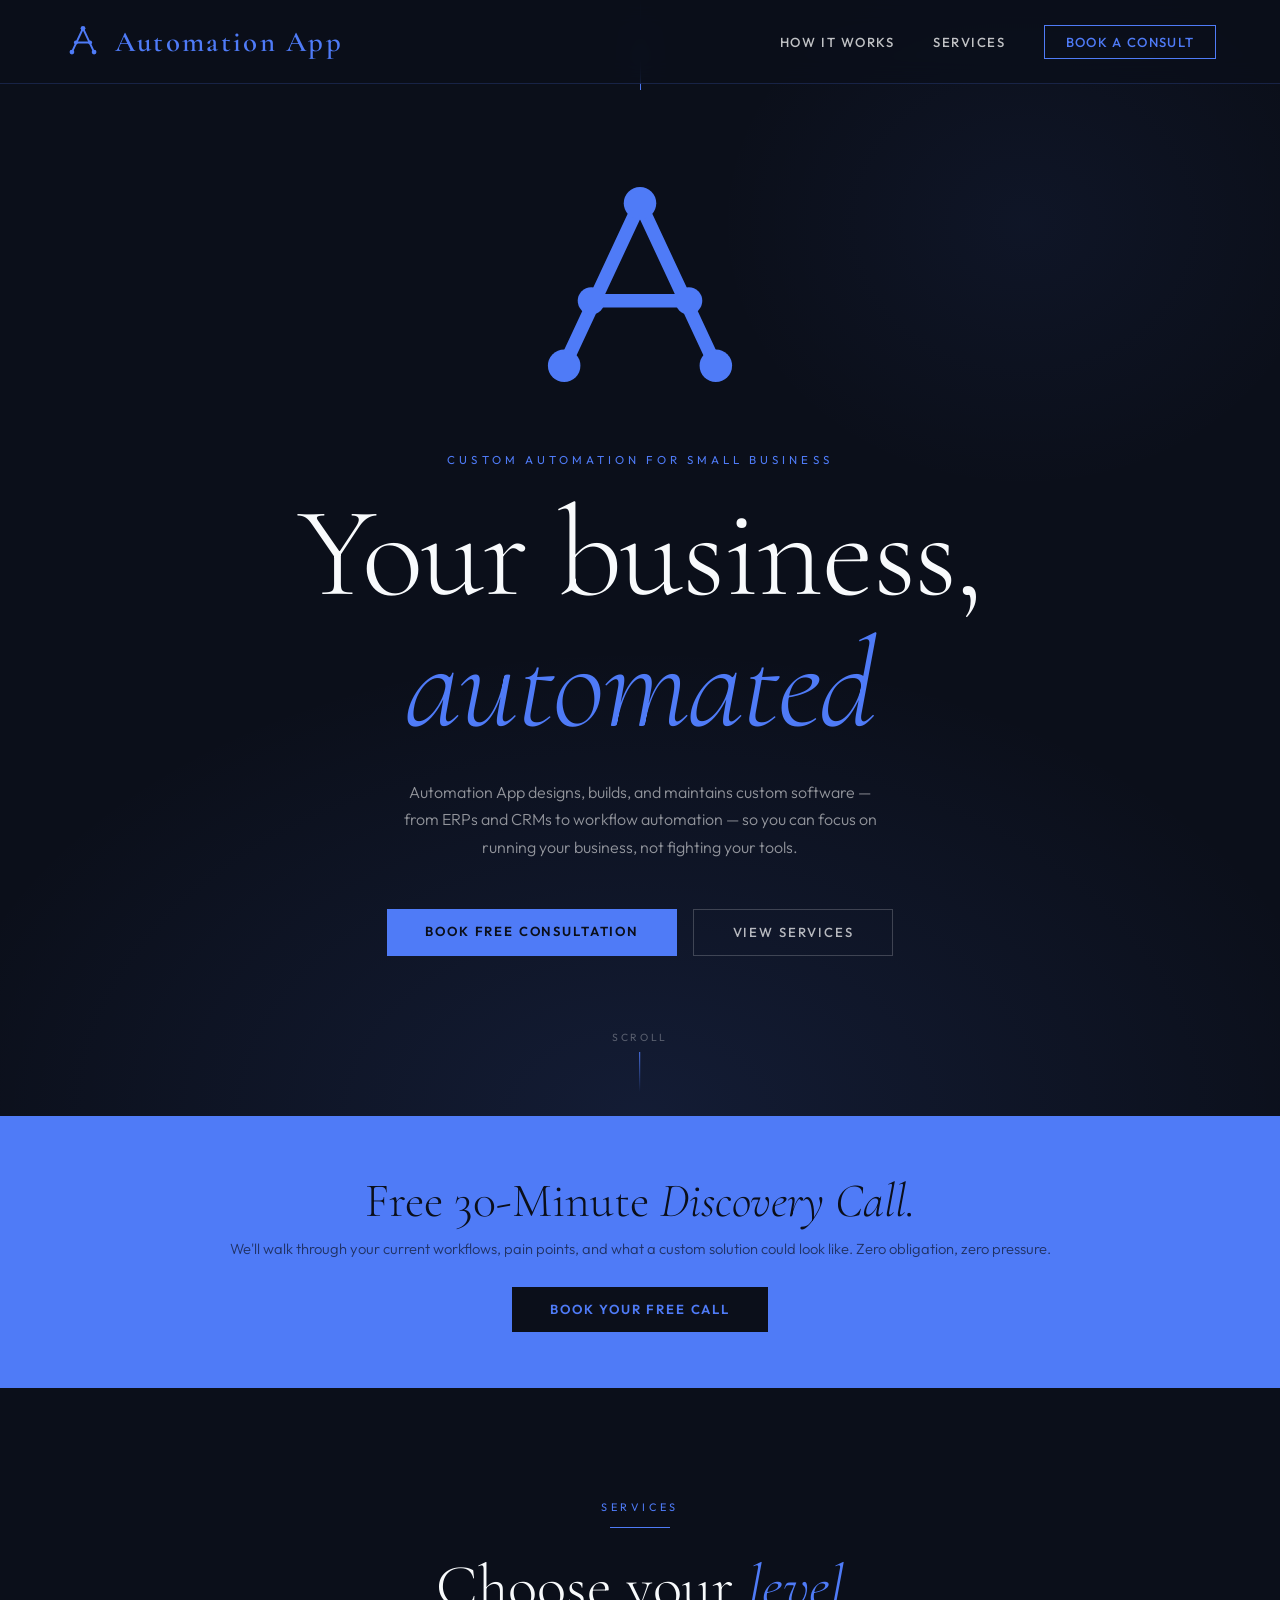
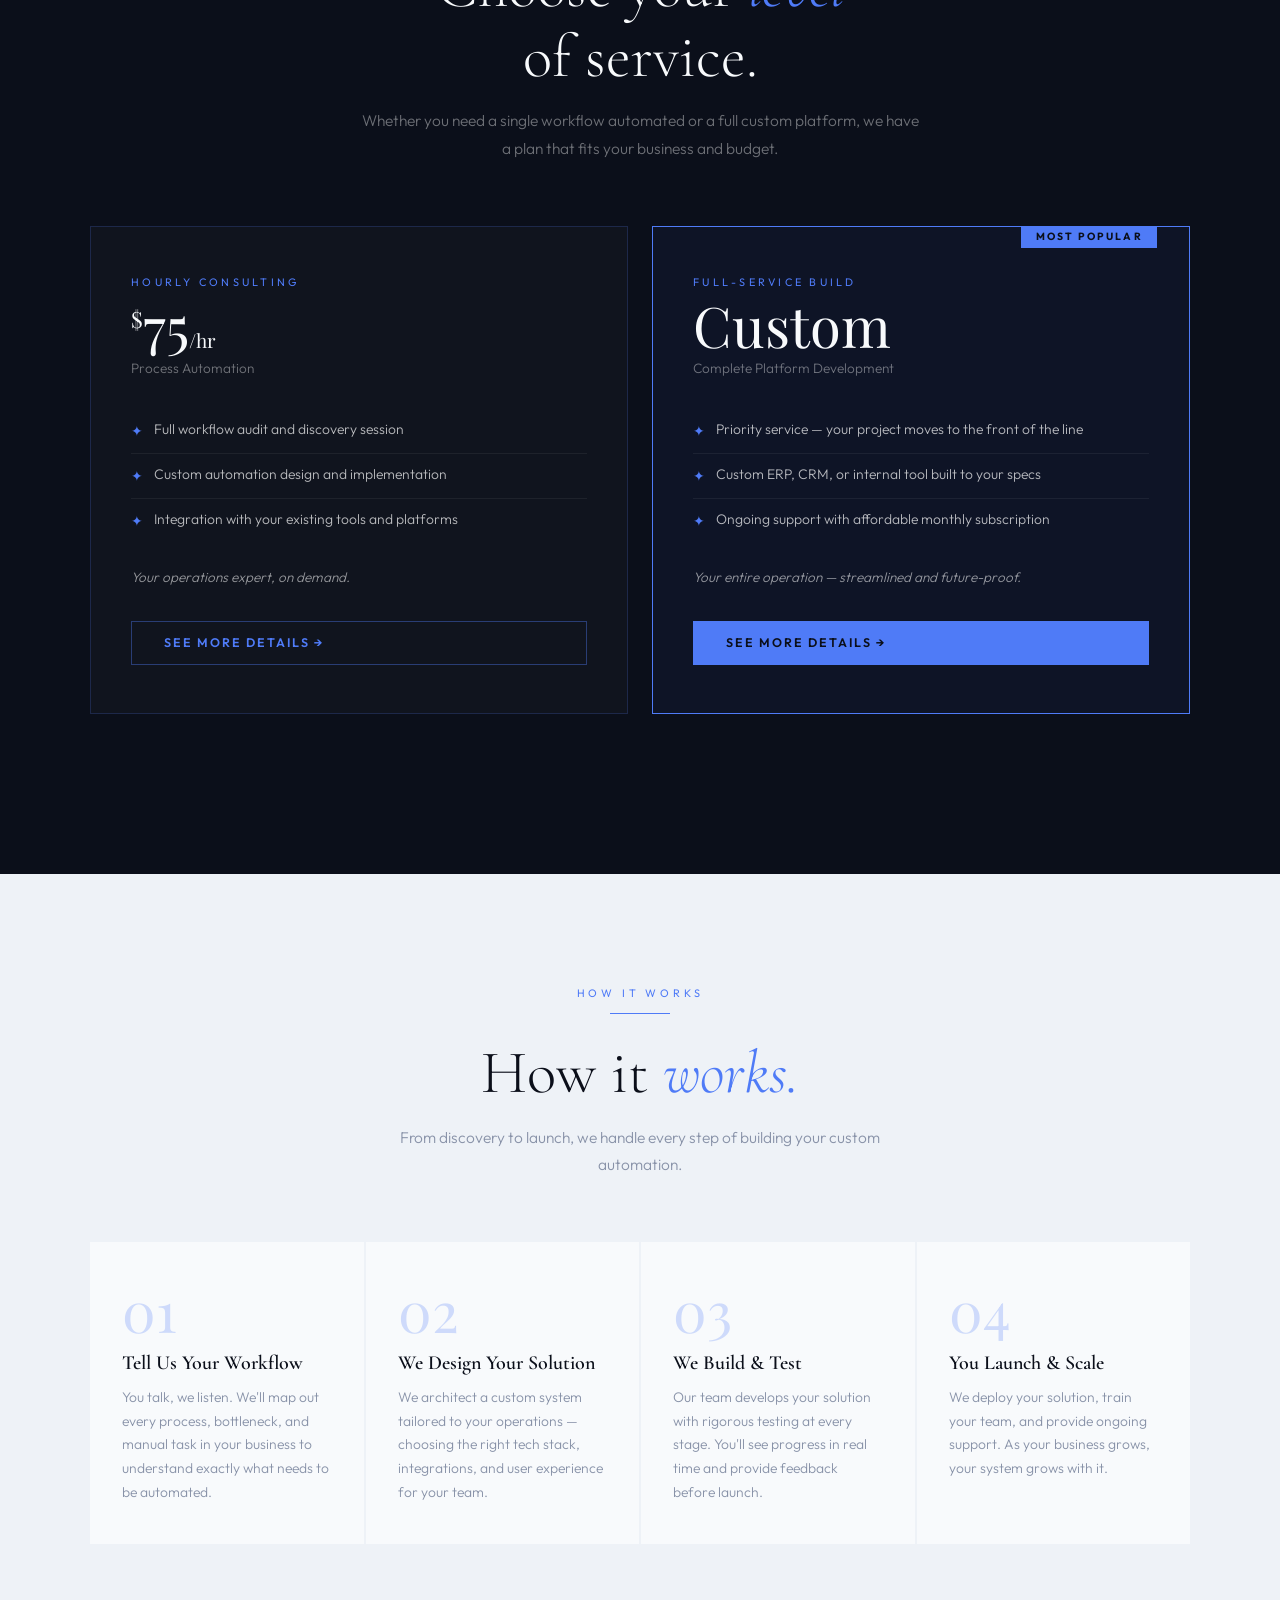
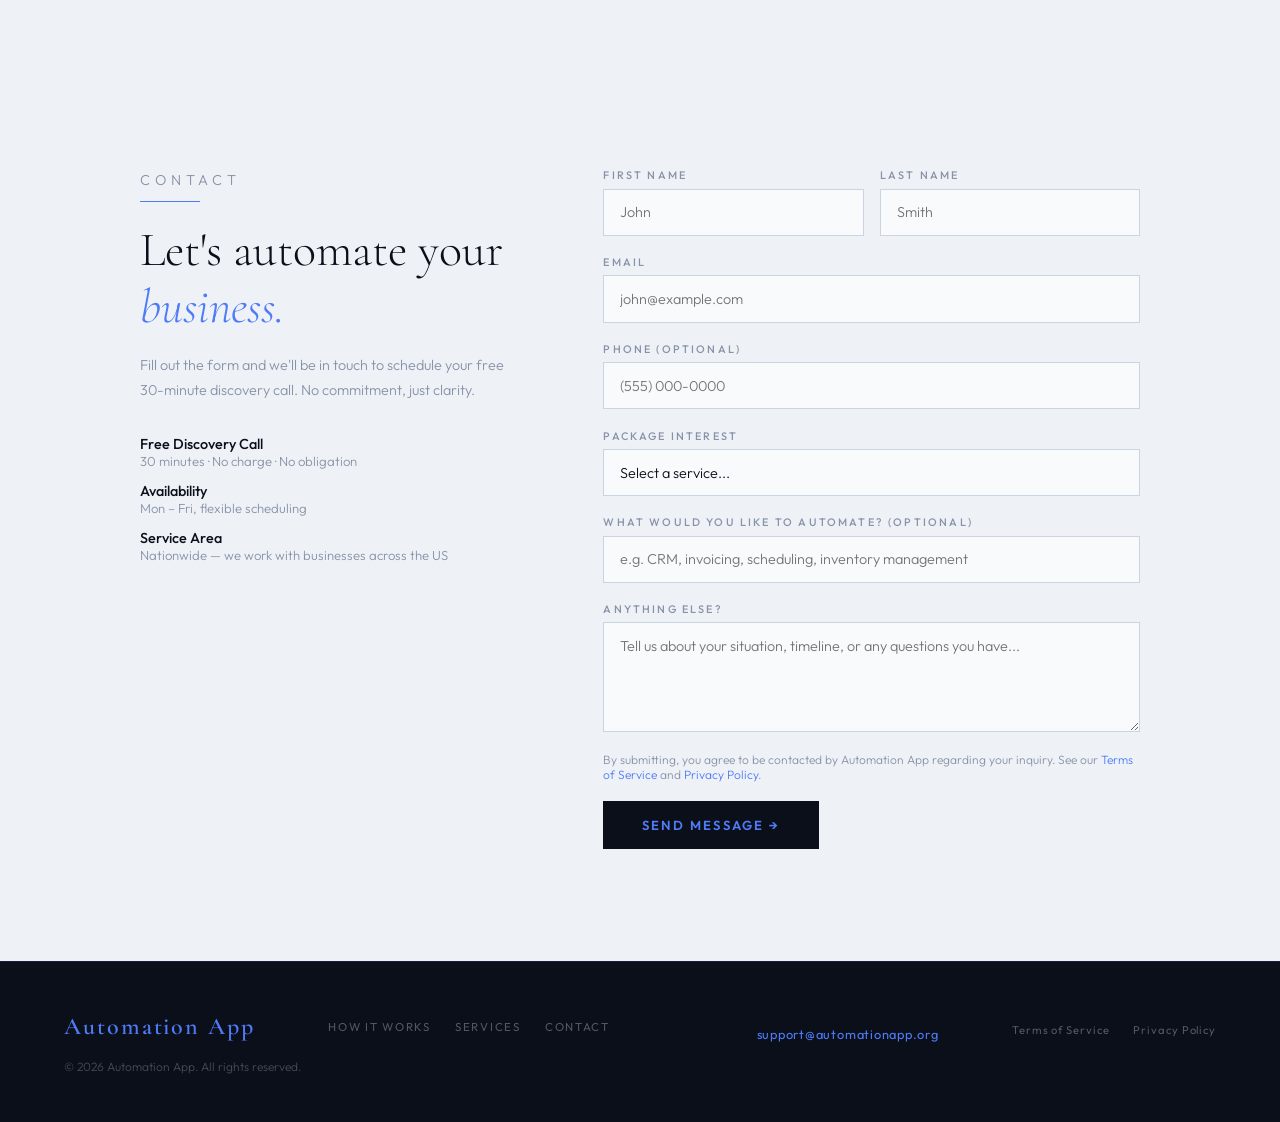
<file: index.html>
<!DOCTYPE html>
<html lang="en">
<head>
  <meta charset="UTF-8" />
  <meta name="viewport" content="width=device-width, initial-scale=1.0"/>
  <link rel="icon" type="image/svg+xml" href="logo.svg">
  <title>Custom Automation Services - Automation App</title>
  <meta name="description" content="Automation App builds custom automation solutions, ERPs, and CRMs for small businesses. Streamline your operations with tailored software, starting at $75/hr.">
  <!-- Open Graph -->
  <meta property="og:title" content="Custom Automation Services - Automation App">
  <meta property="og:description" content="Automation App builds custom automation solutions, ERPs, and CRMs for small businesses. Streamline your operations with tailored software, starting at $75/hr.">
  <meta property="og:type" content="website">
  <meta property="og:url" content="https://automationapp.org/">
  <meta property="og:image" content="https://automationapp.org/logo1.png">
  <meta property="og:site_name" content="Automation App">
  <!-- Twitter Card -->
  <meta name="twitter:card" content="summary_large_image">
  <meta name="twitter:title" content="Custom Automation Services - Automation App">
  <meta name="twitter:description" content="Automation App builds custom automation solutions, ERPs, and CRMs for small businesses. Streamline your operations with tailored software, starting at $75/hr.">
  <meta name="twitter:image" content="https://automationapp.org/logo1.png">
  <!-- Canonical -->
  <link rel="canonical" href="https://automationapp.org/">
  <link rel="preconnect" href="https://fonts.googleapis.com">
  <link rel="preconnect" href="https://fonts.gstatic.com" crossorigin>
  <link href="https://fonts.googleapis.com/css2?family=Cormorant+Garamond:ital,wght@0,300;0,400;0,600;1,300;1,400&family=Outfit:wght@300;400;500;600&family=Playfair+Display:wght@400;500;600&display=swap" rel="stylesheet">
  <style>
    *, *::before, *::after { box-sizing: border-box; margin: 0; padding: 0; }

    :root {
      --accent: #4F7BF7;
      --accent-light: #7B9FFF;
      --accent-dim: rgba(79,123,247,0.15);
      --black: #0B0F1A;
      --off-black: #111827;
      --dark: #1A2332;
      --white: #F8FAFC;
      --off-white: #EEF2F7;
      --gray: #8892A8;
      --light-gray: #CBD5E1;
      --font-display: 'Cormorant Garamond', Georgia, serif;
      --font-body: 'Outfit', sans-serif;
      --font-number: 'Playfair Display', Georgia, serif;
    }

    html { scroll-behavior: smooth; }

    body {
      font-family: var(--font-body);
      background: var(--white);
      color: var(--black);
      overflow-x: hidden;
    }

    /* ── NAV ── */
    nav {
      position: fixed; top: 0; left: 0; right: 0; z-index: 100;
      display: flex; align-items: center; justify-content: space-between;
      padding: 1.4rem 4rem;
      background: rgba(11,15,26,0.7);
      backdrop-filter: blur(12px);
      border-bottom: 1px solid rgba(79,123,247,0.2);
      transition: background 0.3s;
    }
    .nav-logo {
  display: flex;
  align-items: center;
  gap: 0.8rem; /* Space between logo and text */
  font-family: var(--font-display);
  font-size: 1.8rem;
  font-weight: 600;
  color: var(--accent);
  letter-spacing: 0.08em;
  text-decoration: none;
}

.nav-logo span {
  /* This matches your existing "Automation App" footer style and Cormorant font */
  font-family: var(--font-display);
  font-weight: 600;
  text-transform: none; /* Keeps it as 'Automation App' rather than 'AUTOMATION APP' */
  line-height: 1;
  margin-top: 2px; /* Optical alignment fix */
}
    .nav-links { display: flex; gap: 2.4rem; list-style: none; }
    .nav-links a {
      color: rgba(255,255,255,0.75);
      text-decoration: none;
      font-size: 0.82rem;
      font-weight: 500;
      letter-spacing: 0.12em;
      text-transform: uppercase;
      transition: color 0.2s;
    }
    .nav-links a:hover { color: var(--accent); }
    .nav-cta {
      background: transparent;
      border: 1px solid var(--accent);
      color: var(--accent) !important;
      padding: 0.5rem 1.3rem !important;
      letter-spacing: 0.1em !important;
      transition: background 0.2s, color 0.2s !important;
    }
    .nav-cta:hover { background: var(--accent) !important; color: var(--black) !important; }

    /* ── HERO ── */
    #home {
      min-height: 100vh;
      background: var(--black);
      display: flex; flex-direction: column;
      align-items: center; justify-content: center;
      text-align: center;
      position: relative;
      overflow: hidden;
      /* FIX: Increased bottom padding to prevent overlap with scroll indicator */
      padding: 8rem 2rem 10rem;
    }
    .hero-bg {
      position: absolute; inset: 0;
      background:
        radial-gradient(ellipse 80% 60% at 50% 100%, rgba(79,123,247,0.12) 0%, transparent 70%),
        radial-gradient(ellipse 40% 40% at 80% 20%, rgba(79,123,247,0.06) 0%, transparent 60%);
    }
    .hero-line {
      position: absolute; top: 0; left: 50%; transform: translateX(-50%);
      width: 1px; height: 90px;
      background: linear-gradient(to bottom, transparent, var(--accent));
      animation: lineDown 1.2s ease forwards;
    }
    @keyframes lineDown { from { height: 0; opacity: 0; } to { height: 90px; opacity: 1; } }

    .hero-eyebrow {
      font-family: var(--font-body);
      font-size: 0.72rem;
      letter-spacing: 0.35em;
      text-transform: uppercase;
      color: var(--accent);
      margin-top: 2rem;
      margin-bottom: 1.4rem;
      opacity: 0;
      animation: fadeUp 0.8s 0.4s ease forwards;
    }
    .hero-title {
      font-family: var(--font-display);
      font-size: clamp(3.5rem, 10vw, 8rem);
      font-weight: 300;
      line-height: 1.02;
      color: var(--white);
      letter-spacing: -0.01em;
      opacity: 0;
      animation: fadeUp 0.9s 0.6s ease forwards;
    }
    .hero-title em {
      font-style: italic;
      color: var(--accent);
    }
    .hero-sub {
      margin-top: 1.8rem;
      font-size: 1rem;
      font-weight: 300;
      color: rgba(255,255,255,0.55);
      max-width: 480px;
      line-height: 1.7;
      opacity: 0;
      animation: fadeUp 0.9s 0.8s ease forwards;
    }
    .hero-actions {
      margin-top: 3rem;
      display: flex; gap: 1rem; flex-wrap: wrap; justify-content: center;
      opacity: 0;
      animation: fadeUp 0.9s 1s ease forwards;
      /* FIX: Ensure actions stay above other elements */
      position: relative;
      z-index: 10;
    }
    .btn-primary {
      background: var(--accent);
      color: var(--black);
      border: none;
      padding: 0.9rem 2.4rem;
      font-family: var(--font-body);
      font-size: 0.82rem;
      font-weight: 600;
      letter-spacing: 0.14em;
      text-transform: uppercase;
      cursor: pointer;
      text-decoration: none;
      transition: background 0.2s, transform 0.15s;
      display: inline-block;
    }
    .btn-primary:hover { background: var(--accent-light); transform: translateY(-1px); }
    .btn-ghost {
      background: transparent;
      color: rgba(255,255,255,0.7);
      border: 1px solid rgba(255,255,255,0.2);
      padding: 0.9rem 2.4rem;
      font-family: var(--font-body);
      font-size: 0.82rem;
      font-weight: 500;
      letter-spacing: 0.14em;
      text-transform: uppercase;
      cursor: pointer;
      text-decoration: none;
      transition: border-color 0.2s, color 0.2s;
      display: inline-block;
    }
    .btn-ghost:hover { border-color: var(--accent); color: var(--accent); }

    .hero-scroll {
      position: absolute; bottom: 1.5rem; left: 50%; transform: translateX(-50%);
      display: flex; flex-direction: column; align-items: center; gap: 0.5rem;
      opacity: 0;
      animation: fadeUpCenter 1s 1.4s ease forwards;
      pointer-events: none;
      z-index: 5;
    }
    .hero-scroll span {
      font-size: 0.65rem; letter-spacing: 0.25em; text-transform: uppercase;
      color: rgba(255,255,255,0.3);
    }
    .scroll-dot {
      width: 1px; height: 40px;
      background: linear-gradient(to bottom, var(--accent), transparent);
      animation: scrollPulse 2s infinite;
    }
    @keyframes scrollPulse { 0%,100%{opacity:0.3} 50%{opacity:1} }

    @keyframes fadeUp {
      from { opacity: 0; transform: translateY(24px); }
      to   { opacity: 1; transform: translateY(0); }
    }
    @keyframes fadeUpCenter {
      from { opacity: 0; transform: translateX(-50%) translateY(24px); }
      to   { opacity: 1; transform: translateX(-50%) translateY(0); }
    }

    /* ── DIVIDER ── */
    .gold-divider {
      width: 60px; height: 1px;
      background: var(--accent);
      margin: 0 auto 1.5rem;
    }

    /* ── HOW IT WORKS ── */
    #about {
      background: var(--off-white);
      padding: 7rem 2rem;
    }
    .section-inner { max-width: 1100px; margin: 0 auto; }
    .section-label {
      font-size: 0.68rem; letter-spacing: 0.35em;
      text-transform: uppercase; color: var(--accent);
      text-align: center; margin-bottom: 0.8rem;
    }
    .section-title {
      font-family: var(--font-display);
      font-size: clamp(2.2rem, 5vw, 3.8rem);
      font-weight: 300;
      text-align: center;
      line-height: 1.15;
      color: var(--black);
      margin-bottom: 1rem;
    }
    .section-title em { font-style: italic; color: var(--accent); }
    .section-body {
      text-align: center;
      font-size: 0.97rem;
      color: var(--gray);
      max-width: 560px;
      margin: 0 auto 4rem;
      line-height: 1.75;
      font-weight: 300;
    }

    .steps-grid {
      display: grid;
      grid-template-columns: repeat(auto-fit, minmax(220px, 1fr));
      gap: 2px;
    }
    .step {
      background: var(--white);
      padding: 2.5rem 2rem;
      position: relative;
      transition: transform 0.2s;
    }
    .step:hover { transform: translateY(-4px); }
    .step-num {
      font-family: var(--font-number);
      font-size: 3.5rem;
      font-weight: 300;
      color: rgba(79,123,247,0.25);
      line-height: 1;
      margin-bottom: 0.8rem;
    }
    .step h3 {
      font-family: var(--font-display);
      font-size: 1.25rem;
      font-weight: 600;
      margin-bottom: 0.7rem;
      color: var(--black);
    }
    .step p {
      font-size: 0.87rem;
      color: var(--gray);
      line-height: 1.7;
      font-weight: 300;
    }
    .step-bar {
      position: absolute; top: 0; left: 0; right: 0;
      height: 2px; background: var(--accent);
      transform: scaleX(0); transform-origin: left;
      transition: transform 0.3s;
    }
    .step:hover .step-bar { transform: scaleX(1); }

    /* ── SERVICES ── */
    #services {
      background: var(--black);
      padding: 7rem 2rem;
    }
    #services .section-title { color: var(--white); }

    .tiers {
      display: grid;
      grid-template-columns: repeat(auto-fit, minmax(300px, 1fr));
      gap: 1.5rem;
      margin-bottom: 3rem;
    }
    .tier {
      border: 1px solid rgba(79,123,247,0.2);
      padding: 3rem 2.5rem;
      position: relative;
      transition: border-color 0.3s, transform 0.2s;
      background: rgba(255,255,255,0.02);
      display: flex;
      flex-direction: column;
    }
    .tier:hover { border-color: var(--accent); transform: translateY(-4px); cursor: pointer; }
    .tier-cta {
      display: inline-block;
      margin-top: 2rem;
      padding: 0.85rem 2rem;
      font-family: var(--font-body);
      font-size: 0.78rem;
      font-weight: 600;
      letter-spacing: 0.16em;
      text-transform: uppercase;
      text-decoration: none;
      border: 1px solid rgba(79,123,247,0.4);
      color: var(--accent);
      background: transparent;
      transition: background 0.3s, color 0.3s, border-color 0.3s;
    }
    .tier:hover .tier-cta { background: var(--accent); color: var(--black); border-color: var(--accent); }
    .tier.featured .tier-cta {
      background: var(--accent);
      color: var(--black);
      border-color: var(--accent);
    }
    .tier.featured:hover .tier-cta { background: var(--accent-light); border-color: var(--accent-light); }
    .tier-features { flex: 1; }
    .tier-tagline {
      font-size: 0.85rem;
      color: rgba(255,255,255,0.4);
      font-weight: 300;
      margin-top: 1.5rem;
      line-height: 1.6;
    }
    .tier-tagline em { color: rgba(255,255,255,0.55); }
    .tier.featured {
      border-color: var(--accent);
      background: rgba(79,123,247,0.05);
    }
    .tier-badge {
      position: absolute; top: -1px; right: 2rem;
      background: var(--accent);
      color: var(--black);
      font-size: 0.65rem;
      font-weight: 700;
      letter-spacing: 0.2em;
      text-transform: uppercase;
      padding: 0.3rem 0.9rem;
    }
    .tier-name {
      font-size: 0.68rem;
      letter-spacing: 0.3em;
      text-transform: uppercase;
      color: var(--accent);
      margin-bottom: 0.5rem;
    }
    .tier-price-original {
      font-family: var(--font-number);
      font-size: 1.6rem;
      color: rgba(255,255,255,0.5);
      text-decoration: line-through;
      text-decoration-color: #c0392b;
      text-decoration-thickness: 2px;
      font-weight: 300;
      margin-bottom: 0.2rem;
    }
    .tier-price-original sup {
      font-size: 0.7rem;
      vertical-align: baseline;
      position: relative;
      top: -0.3em;
    }
    .tier-price-label {
      font-size: 0.65rem;
      text-transform: uppercase;
      letter-spacing: 0.15em;
      color: var(--accent);
      font-weight: 600;
      margin-bottom: 0.1rem;
    }
    .tier-price {
      font-family: var(--font-number);
      font-size: 3.5rem;
      font-weight: 300;
      color: var(--white);
      line-height: 1;
      margin-bottom: 0.4rem;
    }
    .tier-price sup {
      font-size: 1.4rem;
      vertical-align: super;
    }
    .tier-desc {
      font-size: 0.85rem;
      color: rgba(255,255,255,0.4);
      margin-bottom: 2rem;
      font-weight: 300;
    }
    .tier-features { list-style: none; }
    .tier-features li {
      font-size: 0.87rem;
      color: rgba(255,255,255,0.7);
      padding: 0.65rem 0;
      border-bottom: 1px solid rgba(255,255,255,0.06);
      display: flex; align-items: flex-start; gap: 0.7rem;
      font-weight: 300;
      line-height: 1.5;
    }
    .tier-features li:last-child { border-bottom: none; }
    .check {
      color: var(--accent);
      font-size: 0.9rem;
      flex-shrink: 0;
      margin-top: 0.1rem;
    }

      /* ── FREE CONSULT BANNER ── */
    .consult-banner {
      background: var(--accent);
      padding: 3.5rem 2rem;
      text-align: center;
    }
    .consult-banner h2 {
      font-family: var(--font-display);
      font-size: clamp(1.8rem, 4vw, 3rem);
      font-weight: 300;
      color: var(--black);
      margin-bottom: 0.6rem;
    }
    .consult-banner h2 em { font-style: italic; }
    .consult-banner p {
      font-size: 0.92rem;
      color: rgba(0,0,0,0.6);
      margin-bottom: 1.8rem;
      font-weight: 300;
    }
    .btn-dark {
      background: var(--black);
      color: var(--accent);
      border: none;
      padding: 0.9rem 2.4rem;
      font-family: var(--font-body);
      font-size: 0.82rem;
      font-weight: 600;
      letter-spacing: 0.14em;
      text-transform: uppercase;
      cursor: pointer;
      text-decoration: none;
      display: inline-block;
      transition: background 0.2s;
    }
    .btn-dark:hover { background: #222; }

    /* ── CONTACT ── */
    #contact {
      background: var(--off-white);
      padding: 7rem 2rem;
    }
    .contact-grid {
      display: grid;
      grid-template-columns: 1fr 1.4fr;
      gap: 5rem;
      align-items: start;
      max-width: 1000px;
      margin: 0 auto;
    }
    .contact-left h2 {
      font-family: var(--font-display);
      font-size: clamp(2rem, 4vw, 3rem);
      font-weight: 300;
      line-height: 1.2;
      margin-bottom: 1rem;
    }
    .contact-left h2 em { font-style: italic; color: var(--accent); }
    .contact-left p {
      font-size: 0.9rem;
      color: var(--gray);
      line-height: 1.75;
      font-weight: 300;
    }
    .contact-detail {
      margin-top: 2rem;
      display: flex; flex-direction: column; gap: 0.8rem;
    }
    .contact-detail span {
      font-size: 0.82rem;
      color: var(--gray);
      font-weight: 300;
    }
    .contact-detail strong {
      display: block;
      font-size: 0.9rem;
      color: var(--black);
      font-weight: 500;
    }

    .contact-form { display: flex; flex-direction: column; gap: 1.2rem; }
    .form-row { display: grid; grid-template-columns: 1fr 1fr; gap: 1rem; }
    .form-group { display: flex; flex-direction: column; gap: 0.4rem; }
    .form-group label {
      font-size: 0.68rem;
      letter-spacing: 0.2em;
      text-transform: uppercase;
      color: var(--gray);
      font-weight: 500;
    }
    .form-group input,
    .form-group select,
    .form-group textarea {
      background: var(--white);
      border: 1px solid var(--light-gray);
      padding: 0.85rem 1rem;
      font-family: var(--font-body);
      font-size: 0.9rem;
      color: var(--black);
      font-weight: 300;
      outline: none;
      transition: border-color 0.2s;
      -webkit-appearance: none;
      appearance: none;
    }
    .form-group input:focus,
    .form-group select:focus,
    .form-group textarea:focus {
      border-color: var(--accent);
    }
    .form-group textarea { resize: vertical; min-height: 110px; }
    .form-submit {
      background: var(--black);
      color: var(--accent);
      border: none;
      padding: 1rem 2.4rem;
      font-family: var(--font-body);
      font-size: 0.82rem;
      font-weight: 600;
      letter-spacing: 0.16em;
      text-transform: uppercase;
      cursor: pointer;
      transition: background 0.2s;
      align-self: flex-start;
    }
    .form-submit:hover { background: var(--dark); }
    .form-note {
      font-size: 0.75rem;
      color: var(--gray);
      font-weight: 300;
    }

    /* ── FOOTER ── */
    footer {
      background: var(--black);
      padding: 3rem 4rem;
      display: flex;
      align-items: center;
      justify-content: space-between;
      flex-wrap: wrap;
      gap: 1rem;
      border-top: 1px solid rgba(79,123,247,0.15);
    }
    .footer-logo {
      font-family: var(--font-display);
      font-size: 1.5rem;
      font-weight: 600;
      color: var(--accent);
      letter-spacing: 0.08em;
    }
    .footer-copy {
      font-size: 0.75rem;
      color: rgba(255,255,255,0.25);
      font-weight: 300;
    }
    .footer-links { display: flex; gap: 1.5rem; }
    .footer-links a {
      font-size: 0.72rem;
      letter-spacing: 0.15em;
      text-transform: uppercase;
      color: rgba(255,255,255,0.3);
      text-decoration: none;
      transition: color 0.2s;
    }
    .footer-links a:hover { color: var(--accent); }
    .footer-social { display: flex; gap: 1.2rem; align-items: center; }
    .footer-social a {
      display: inline-flex; align-items: center; justify-content: center;
      width: 32px; height: 32px;
      border: 1px solid rgba(255,255,255,0.15);
      border-radius: 50%;
      transition: border-color 0.2s, background 0.2s;
    }
    .footer-social a:hover { border-color: var(--accent); background: rgba(79,123,247,0.1); }
    .footer-social svg { width: 14px; height: 14px; fill: rgba(255,255,255,0.4); transition: fill 0.2s; }
    .footer-social a:hover svg { fill: var(--accent); }
    .footer-email { margin-top: 0.8rem; }
    .footer-email a { color: var(--accent); text-decoration: none; font-size: 0.8rem; letter-spacing: 0.06em; transition: opacity 0.2s; }
    .footer-email a:hover { opacity: 0.7; }
    .footer-legal { display: flex; gap: 1.5rem; margin-top: 0.5rem; }
    .footer-legal a { color: rgba(255,255,255,0.3); text-decoration: none; font-size: 0.7rem; letter-spacing: 0.08em; transition: color 0.2s; }
    .footer-legal a:hover { color: var(--accent); }

    /* ── HAMBURGER ── */
    .hamburger {
      display: none !important;
      background: none; border: none; cursor: pointer;
      width: 32px; height: 24px; position: relative; z-index: 201;
    }
    .hamburger span {
      display: block; position: absolute; left: 0; right: 0;
      height: 2px; background: var(--accent);
      transition: transform 0.3s, opacity 0.3s;
    }
    .hamburger span:nth-child(1) { top: 0; }
    .hamburger span:nth-child(2) { top: 50%; transform: translateY(-50%); }
    .hamburger span:nth-child(3) { bottom: 0; }
    .hamburger.open span:nth-child(1) { top: 50%; transform: translateY(-50%) rotate(45deg); }
    .hamburger.open span:nth-child(2) { opacity: 0; }
    .hamburger.open span:nth-child(3) { bottom: 50%; transform: translateY(50%) rotate(-45deg); }

    .mobile-menu {
      display: none;
      position: fixed; inset: 0; z-index: 200;
      background: rgba(11,15,26,0.95); backdrop-filter: blur(16px);
      flex-direction: column; align-items: center; justify-content: center; gap: 2.5rem;
      opacity: 0; pointer-events: none;
      transition: opacity 0.4s ease;
    }
    .mobile-menu.open { opacity: 1; pointer-events: auto; }
    .mobile-menu a {
      color: rgba(255,255,255,0.75); text-decoration: none;
      font-size: 1.1rem; font-weight: 500; letter-spacing: 0.15em;
      text-transform: uppercase; transition: color 0.2s, transform 0.4s ease, opacity 0.4s ease;
      opacity: 0; transform: translateY(20px);
    }
    .mobile-menu.open a {
      opacity: 1; transform: translateY(0);
    }
    .mobile-menu a:nth-child(1) { transition-delay: 0.1s; }
    .mobile-menu a:nth-child(2) { transition-delay: 0.2s; }
    .mobile-menu a:nth-child(3) { transition-delay: 0.3s; }
    .mobile-menu a:hover { color: var(--accent); }
    .mobile-menu .nav-cta {
      background: transparent; border: 1px solid var(--accent);
      color: var(--accent); padding: 0.7rem 1.8rem;
      font-size: 0.9rem;
    }
    .mobile-menu .nav-cta:hover { background: var(--accent); color: var(--black); }
    .mobile-menu-close {
      position: absolute; top: 1.5rem; right: 1.5rem;
      background: none; border: none; cursor: pointer;
      color: rgba(255,255,255,0.5); font-size: 2rem; line-height: 1;
      transition: color 0.2s;
    }
    .mobile-menu-close:hover { color: var(--accent); }

    /* ── MOBILE ── */
    @media (max-width: 768px) {
      nav { padding: 1.2rem 1.5rem; }
      .nav-links { display: none; }
      .hamburger { display: block !important; }
      .mobile-menu { display: flex; }
      #home { padding: 6rem 1.5rem 8rem; }
      #about, #services, #contact { padding: 4.5rem 1.5rem; }
      .tiers { grid-template-columns: 1fr; }
      .tier { padding: 2.2rem 1.8rem; }
      .steps-grid { grid-template-columns: 1fr; }
      .consult-banner { padding: 2.5rem 1.5rem; }
      .contact-grid { grid-template-columns: 1fr; gap: 2.5rem; }
      .form-row { grid-template-columns: 1fr; }
      footer { flex-direction: column; align-items: flex-start; padding: 2rem 1.5rem; gap: 1.5rem; }
      .footer-links { flex-wrap: wrap; }
      .hero-sub { padding: 0 0.5rem; }
    }

    /* Success message */
    .form-success {
      display: none;
      background: rgba(79,123,247,0.1);
      border: 1px solid var(--accent);
      padding: 1.2rem 1.5rem;
      font-size: 0.9rem;
      color: var(--accent);
      font-weight: 300;
    }
  </style>
  <!-- Replace with your GA ID -->
  <!--
  <script async src="https://www.googletagmanager.com/gtag/js?id=G-92Q2PSFHZN"></script>
  <script>
    window.dataLayer = window.dataLayer || [];
    function gtag(){dataLayer.push(arguments);}
    gtag('js', new Date());
    gtag('config', 'G-92Q2PSFHZN');
  </script>
  -->
</head>
<body>

<nav>
  <a href="index.html" class="nav-logo">
    <svg xmlns="http://www.w3.org/2000/svg" viewBox="0 0 48 48" style="height:38px; width:auto; display:block;" fill="currentColor"><g fill="none" stroke="currentColor" stroke-width="2.5" stroke-linecap="round" stroke-linejoin="round"><line x1="10" y1="38" x2="24" y2="8"/><line x1="38" y1="38" x2="24" y2="8"/><line x1="15" y1="26" x2="33" y2="26"/></g><circle cx="24" cy="8" r="3"/><circle cx="10" cy="38" r="3"/><circle cx="38" cy="38" r="3"/><circle cx="15" cy="26" r="2.5"/><circle cx="33" cy="26" r="2.5"/></svg>
   <span>Automation App</span>
  </a>
  <ul class="nav-links">
  <li><a href="about.html">How It Works</a></li>
  <li><a href="services.html">Services</a></li>
  <li><a href="consult.html" class="nav-cta">Book a Consult</a></li>
</ul>
  <button class="hamburger" id="hamburger" aria-label="Menu">
    <span></span><span></span><span></span>
  </button>
</nav>
<div class="mobile-menu" id="mobileMenu">
  <button class="mobile-menu-close" id="mobileMenuClose" aria-label="Close menu">&times;</button>
  <a href="about.html">How It Works</a>
  <a href="services.html">Services</a>
  <a href="consult.html" class="nav-cta">Book a Consult</a>
</div>

<section id="home">
  <div class="hero-bg"></div>
  <div class="hero-line"></div>
  <svg xmlns="http://www.w3.org/2000/svg" viewBox="0 0 48 48" style="width:clamp(160px,22vw,260px); height:auto; margin-top:2rem; opacity:0; animation:fadeUp 0.9s 0.2s ease forwards;" fill="var(--accent)"><g fill="none" stroke="var(--accent)" stroke-width="2.5" stroke-linecap="round" stroke-linejoin="round"><line x1="10" y1="38" x2="24" y2="8"/><line x1="38" y1="38" x2="24" y2="8"/><line x1="15" y1="26" x2="33" y2="26"/></g><circle cx="24" cy="8" r="3"/><circle cx="10" cy="38" r="3"/><circle cx="38" cy="38" r="3"/><circle cx="15" cy="26" r="2.5"/><circle cx="33" cy="26" r="2.5"/></svg>
  <p class="hero-eyebrow">Custom Automation for Small Business</p>
  <h1 class="hero-title">Your business,<br><em>automated</em></h1>
  <p class="hero-sub">Automation App designs, builds, and maintains custom software — from ERPs and CRMs to workflow automation — so you can focus on running your business, not fighting your tools.</p>
  <div class="hero-actions">
  <a href="consult.html" class="btn-primary">Book Free Consultation</a>
  <a href="services.html" class="btn-ghost">View Services</a>
</div>
  <div class="hero-scroll">
    <span>Scroll</span>
    <div class="scroll-dot"></div>
  </div>
</section>

<div class="consult-banner">
  <h2>Free 30-Minute <em>Discovery Call.</em></h2>
  <p>We'll walk through your current workflows, pain points, and what a custom solution could look like. Zero obligation, zero pressure.</p>
  <a href="consult.html" class="btn-dark">Book Your Free Call</a>
</div>

<section id="services">
  <div class="section-inner">
    <p class="section-label">Services</p>
    <div class="gold-divider"></div>
    <h2 class="section-title" style="color:var(--white);">Choose your <em>level</em><br>of service.</h2>
    <p class="section-body" style="color:rgba(255,255,255,0.4);">Whether you need a single workflow automated or a full custom platform, we have a plan that fits your business and budget.</p>

    <div class="tiers">
      <div class="tier" onclick="window.location.href='services.html#comparison'">
        <p class="tier-name">Hourly Consulting</p>
        <div class="tier-price"><sup>$</sup>75<span style="font-size:1.2rem;">/hr</span></div>
        <p class="tier-desc">Process Automation</p>
        <ul class="tier-features">
          <li><span class="check">✦</span>Full workflow audit and discovery session</li>
          <li><span class="check">✦</span>Custom automation design and implementation</li>
          <li><span class="check">✦</span>Integration with your existing tools and platforms</li>
        </ul>
        <p class="tier-tagline"><em>Your operations expert, on demand.</em></p>
        <a href="services.html#comparison" class="tier-cta">See More Details →</a>
      </div>

      <div class="tier featured" onclick="window.location.href='services.html#comparison'">
        <div class="tier-badge">Most Popular</div>
        <p class="tier-name">Full-Service Build</p>
        <div class="tier-price">Custom</div>
        <p class="tier-desc">Complete Platform Development</p>
        <ul class="tier-features">
          <li><span class="check">✦</span>Priority service — your project moves to the front of the line</li>
          <li><span class="check">✦</span>Custom ERP, CRM, or internal tool built to your specs</li>
          <li><span class="check">✦</span>Ongoing support with affordable monthly subscription</li>
        </ul>
        <p class="tier-tagline"><em>Your entire operation — streamlined and future-proof.</em></p>
        <a href="services.html#comparison" class="tier-cta">See More Details →</a>
      </div>
    </div>

    </div>
  </div>
</section>

<section id="about">
  <div class="section-inner">
    <p class="section-label">How It Works</p>
    <div class="gold-divider"></div>
    <h2 class="section-title">How it <em>works.</em></h2>
    <p class="section-body">From discovery to launch, we handle every step of building your custom automation.</p>

    <div class="steps-grid">
      <div class="step">
        <div class="step-bar"></div>
        <div class="step-num">01</div>
        <h3>Tell Us Your Workflow</h3>
        <p>You talk, we listen. We'll map out every process, bottleneck, and manual task in your business to understand exactly what needs to be automated.</p>
      </div>
      <div class="step">
        <div class="step-bar"></div>
        <div class="step-num">02</div>
        <h3>We Design Your Solution</h3>
        <p>We architect a custom system tailored to your operations — choosing the right tech stack, integrations, and user experience for your team.</p>
      </div>
      <div class="step">
        <div class="step-bar"></div>
        <div class="step-num">03</div>
        <h3>We Build & Test</h3>
        <p>Our team develops your solution with rigorous testing at every stage. You'll see progress in real time and provide feedback before launch.</p>
      </div>
      <div class="step">
        <div class="step-bar"></div>
        <div class="step-num">04</div>
        <h3>You Launch & Scale</h3>
        <p>We deploy your solution, train your team, and provide ongoing support. As your business grows, your system grows with it.</p>
      </div>
    </div>
  </div>
</section>

<section id="contact">
  <div class="contact-grid">
    <div class="contact-left">
      <p class="section-label" style="text-align:left; margin-bottom:0.5rem;">Contact</p>
      <div class="gold-divider" style="margin:0 0 1.2rem;"></div>
      <h2>Let's automate your <em>business.</em></h2>
      <p>Fill out the form and we'll be in touch to schedule your free 30-minute discovery call. No commitment, just clarity.</p>
      <div class="contact-detail">
        <span>
          <strong>Free Discovery Call</strong>
          30 minutes · No charge · No obligation
        </span>
        <span>
          <strong>Availability</strong>
          Mon – Fri, flexible scheduling
        </span>
        <span>
          <strong>Service Area</strong>
          Nationwide — we work with businesses across the US
        </span>
      </div>
    </div>

    <div>
      <form class="contact-form" id="contactForm" action="https://formspree.io/f/mpqoqabj" method="POST">
        <div class="form-row">
          <div class="form-group">
            <label>First Name</label>
            <input type="text" name="first_name" placeholder="John" required />
          </div>
          <div class="form-group">
            <label>Last Name</label>
            <input type="text" name="last_name" placeholder="Smith" required />
          </div>
        </div>
        <div class="form-group">
          <label>Email</label>
          <input type="email" name="email" placeholder="john@example.com" required />
        </div>
        <div class="form-group">
          <label>Phone (optional)</label>
          <input type="tel" name="phone" placeholder="(555) 000-0000" />
        </div>
        <div class="form-group">
          <label>Package Interest</label>
          <select name="package">
            <option value="">Select a service...</option>
            <option>Hourly Consulting ($75/hr)</option>
            <option>Full-Service Build (Custom Quote)</option>
            <option>Not sure yet — just exploring</option>
          </select>
        </div>
        <div class="form-group">
          <label>What would you like to automate? (optional)</label>
          <input type="text" name="vehicle" placeholder="e.g. CRM, invoicing, scheduling, inventory management" />
        </div>
        <div class="form-group">
          <label>Anything else?</label>
          <textarea name="message" placeholder="Tell us about your situation, timeline, or any questions you have..."></textarea>
        </div>
        <p class="form-note">By submitting, you agree to be contacted by Automation App regarding your inquiry. See our <a href="terms.html" style="color:var(--accent); text-decoration:none;">Terms of Service</a> and <a href="privacy.html" style="color:var(--accent); text-decoration:none;">Privacy Policy</a>.</p>
        <button type="submit" class="form-submit">Send Message →</button>
        <div class="form-success" id="formSuccess">
          ✦ &nbsp;Thanks! We'll be in touch within 24 hours to schedule your free discovery call.
        </div>
      </form>
    </div>
  </div>
</section>

<footer>
  <div class="footer-logo">Automation App</div>
  <div class="footer-links">
    <a href="about.html">How It Works</a>
    <a href="services.html">Services</a>
    <a href="consult.html">Contact</a>
  </div>
  <div class="footer-social">
  </div>
  <div class="footer-email"><a href="mailto:support@automationapp.org">support@automationapp.org</a></div>
  <div class="footer-legal">
    <a href="terms.html">Terms of Service</a>
    <a href="privacy.html">Privacy Policy</a>
  </div>
  <p class="footer-copy">© 2026 Automation App. All rights reserved.</p>
</footer>

<script>
  // Hamburger menu
  function toggleMenu() {
    document.getElementById('hamburger').classList.toggle('open');
    document.getElementById('mobileMenu').classList.toggle('open');
    document.body.style.overflow = document.getElementById('mobileMenu').classList.contains('open') ? 'hidden' : '';
  }
  document.getElementById('hamburger').addEventListener('click', toggleMenu);
  document.getElementById('mobileMenuClose').addEventListener('click', toggleMenu);

  // Form submit via Formspree AJAX
  document.getElementById('contactForm').addEventListener('submit', async function(e) {
    e.preventDefault();
    const btn = this.querySelector('.form-submit');
    btn.textContent = 'Sending…';
    btn.disabled = true;
    try {
      const res = await fetch(this.action, {
        method: 'POST',
        body: new FormData(this),
        headers: { 'Accept': 'application/json' }
      });
      if (res.ok) {
        document.getElementById('formSuccess').style.display = 'block';
        btn.style.display = 'none';
        this.reset();
      } else {
        btn.textContent = 'Something went wrong - try again';
        btn.disabled = false;
      }
    } catch {
      btn.textContent = 'Network error - try again';
      btn.disabled = false;
    }
  });

  // Highlight nav link on scroll
  const sections = document.querySelectorAll('section[id]');
  const navLinks = document.querySelectorAll('.nav-links a');
  window.addEventListener('scroll', () => {
    let current = '';
    sections.forEach(s => {
      if (window.scrollY >= s.offsetTop - 120) current = s.getAttribute('id');
    });
    navLinks.forEach(a => {
      a.style.color = a.getAttribute('href') === '#' + current
        ? 'var(--accent)' : '';
    });
  });
</script>
</body>
</html>
</file>
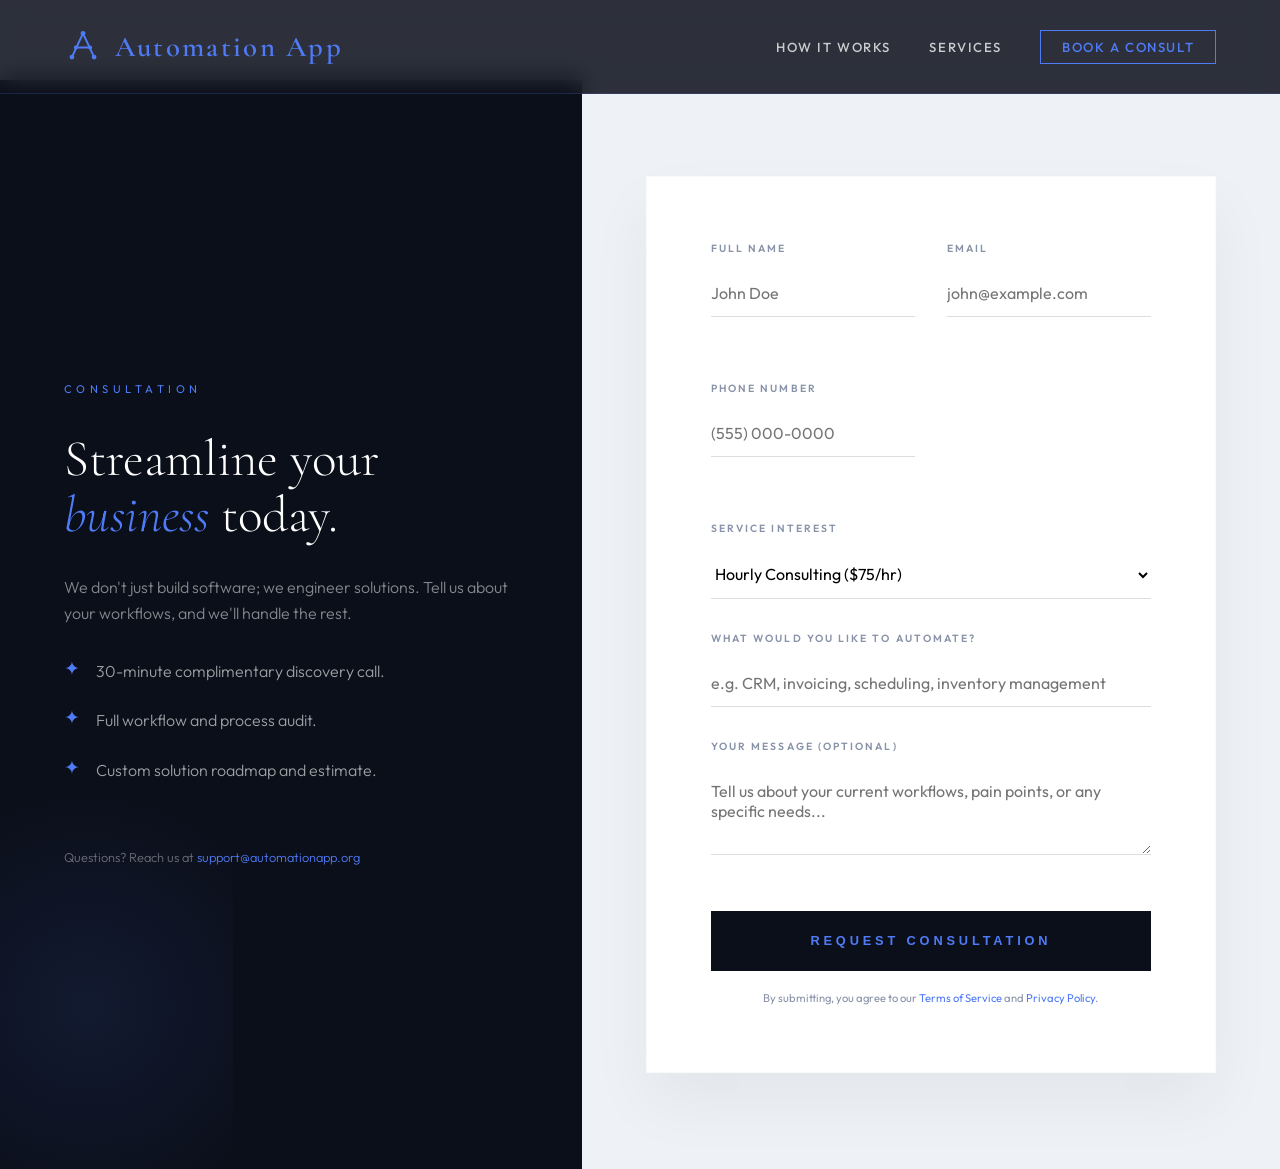
<file: consult.html>
<!DOCTYPE html>
<html lang="en">
<head>
  <meta charset="UTF-8" />
  <meta name="viewport" content="width=device-width, initial-scale=1.0"/>
  <link rel="icon" type="image/svg+xml" href="logo.svg">
  <title>Consultation - Automation App</title>
  <meta name="description" content="Book a free discovery call with Automation App. Get expert guidance on automating your business processes with custom-built software solutions.">
  <!-- Open Graph -->
  <meta property="og:title" content="Consultation - Automation App">
  <meta property="og:description" content="Book a free discovery call with Automation App. Get expert guidance on automating your business processes with custom-built software solutions.">
  <meta property="og:type" content="website">
  <meta property="og:url" content="https://automationapp.org/consult.html">
  <meta property="og:image" content="https://automationapp.org/logo1.png">
  <meta property="og:site_name" content="Automation App">
  <!-- Twitter Card -->
  <meta name="twitter:card" content="summary_large_image">
  <meta name="twitter:title" content="Consultation - Automation App">
  <meta name="twitter:description" content="Book a free discovery call with Automation App. Get expert guidance on automating your business processes with custom-built software solutions.">
  <meta name="twitter:image" content="https://automationapp.org/logo1.png">
  <!-- Canonical -->
  <link rel="canonical" href="https://automationapp.org/consult.html">
  <link rel="preconnect" href="https://fonts.googleapis.com">
  <link rel="preconnect" href="https://fonts.gstatic.com" crossorigin>
  <link href="https://fonts.googleapis.com/css2?family=Cormorant+Garamond:ital,wght@0,300;0,400;0,600;1,300;1,400&family=Outfit:wght@300;400;500;600&display=swap" rel="stylesheet">
  <style>
    :root {
      --accent: #4F7BF7;
      --accent-light: #7B9FFF;
      --black: #0B0F1A;
      --white: #F8FAFC;
      --off-white: #EEF2F7;
      --gray: #8892A8;
      --font-display: 'Cormorant Garamond', Georgia, serif;
      --font-body: 'Outfit', sans-serif;
    }

    *, *::before, *::after { box-sizing: border-box; margin: 0; padding: 0; }
    body { font-family: var(--font-body); background: var(--off-white); color: var(--black); line-height: 1.6; min-height: 100vh; }

    /* ── NAV (Matched to Index) ── */
    nav {
      position: fixed; top: 0; left: 0; right: 0; z-index: 100;
      display: flex; align-items: center; justify-content: space-between;
      padding: 1.4rem 4rem;
      background: rgba(11,15,26,0.85);
      backdrop-filter: blur(12px);
      border-bottom: 1px solid rgba(79,123,247,0.2);
    }

    .nav-logo {
      display: flex; align-items: center; gap: 0.8rem;
      text-decoration: none;
      font-family: var(--font-display);
      font-size: 1.8rem;
      font-weight: 600;
      color: var(--accent);
      letter-spacing: 0.08em;
    }

    .nav-logo span {
      text-transform: none; /* Keeps it 'Automation App' */
      margin-top: 2px;
    }

    .nav-links { display: flex; gap: 2.4rem; list-style: none; align-items: center; }
    .nav-links a {
      color: rgba(255,255,255,0.75);
      text-decoration: none;
      font-size: 0.82rem;
      font-weight: 500;
      letter-spacing: 0.12em;
      text-transform: uppercase;
      transition: color 0.2s;
    }
    .nav-links a:hover { color: var(--accent); }

    .nav-cta {
      border: 1px solid var(--accent);
      color: var(--accent) !important;
      padding: 0.5rem 1.3rem !important;
    }
    .nav-cta:hover { background: var(--accent) !important; color: var(--black) !important; }

    /* ── LAYOUT ── */
    .consult-wrapper { display: grid; grid-template-columns: 1fr 1.2fr; min-height: 100vh; padding-top: 80px; }

    /* LEFT SIDE: BRANDING */
    .consult-sidebar { background: var(--black); color: white; padding: 6rem 4rem; display: flex; flex-direction: column; justify-content: center; position: relative; overflow: hidden; }
    .consult-sidebar::after { content: ''; position: absolute; bottom: -10%; left: -10%; width: 50%; height: 50%; background: radial-gradient(circle, rgba(79,123,247,0.1) 0%, transparent 70%); }

    .sidebar-label { font-size: 0.7rem; color: var(--accent); text-transform: uppercase; letter-spacing: 0.4em; margin-bottom: 2rem; }
    .sidebar-title { font-family: var(--font-display); font-size: clamp(2.5rem, 4vw, 4rem); font-weight: 300; line-height: 1.1; margin-bottom: 2rem; }
    .sidebar-title em { font-style: italic; color: var(--accent); }
    .sidebar-list { list-style: none; margin-top: 2rem; }
    .sidebar-list li { margin-bottom: 1.5rem; display: flex; align-items: flex-start; gap: 1rem; color: rgba(255,255,255,0.6); font-weight: 300; }
    .sidebar-list li span { color: var(--accent); font-size: 1.2rem; line-height: 1; }

    /* RIGHT SIDE: FORM */
    .consult-form-area { padding: 6rem 4rem; display: flex; align-items: center; background: var(--off-white); }
    .form-card { width: 100%; max-width: 600px; background: white; padding: 4rem; box-shadow: 0 30px 60px rgba(0,0,0,0.05); border: 1px solid rgba(0,0,0,0.02); }

    .form-row { display: grid; grid-template-columns: 1fr 1fr; gap: 2rem; margin-bottom: 2rem; }
    .input-group { position: relative; margin-bottom: 2rem; }

    label { font-size: 0.65rem; text-transform: uppercase; letter-spacing: 0.2em; color: var(--gray); display: block; margin-bottom: 0.8rem; font-weight: 600; }

    input, select, textarea {
      width: 100%; padding: 0.8rem 0; border: none; border-bottom: 1px solid #ddd;
      background: transparent; font-family: var(--font-body); font-size: 1rem; outline: none; transition: 0.3s;
      border-radius: 0; /* Fix for iOS styling */
    }
    input:focus, select:focus, textarea:focus { border-bottom-color: var(--accent); }

    .submit-btn {
      width: 100%; background: var(--black); color: var(--accent); border: none; padding: 1.4rem;
      text-transform: uppercase; letter-spacing: 0.3em; font-weight: 600; font-size: 0.8rem;
      cursor: pointer; transition: 0.4s; margin-top: 1rem;
    }
    .submit-btn:hover { background: var(--accent); color: var(--black); transform: translateY(-3px); }

    /* ── HAMBURGER ── */
    .hamburger {
      display: none !important; background: none; border: none; cursor: pointer;
      width: 32px; height: 24px; position: relative; z-index: 201;
    }
    .hamburger span {
      display: block; position: absolute; left: 0; right: 0;
      height: 2px; background: var(--accent); transition: transform 0.3s, opacity 0.3s;
    }
    .hamburger span:nth-child(1) { top: 0; }
    .hamburger span:nth-child(2) { top: 50%; transform: translateY(-50%); }
    .hamburger span:nth-child(3) { bottom: 0; }
    .hamburger.open span:nth-child(1) { top: 50%; transform: translateY(-50%) rotate(45deg); }
    .hamburger.open span:nth-child(2) { opacity: 0; }
    .hamburger.open span:nth-child(3) { bottom: 50%; transform: translateY(50%) rotate(-45deg); }
    .mobile-menu {
      display: none;
      position: fixed; inset: 0; z-index: 200;
      background: rgba(11,15,26,0.95); backdrop-filter: blur(16px);
      flex-direction: column; align-items: center; justify-content: center; gap: 2.5rem;
      opacity: 0; pointer-events: none;
      transition: opacity 0.4s ease;
    }
    .mobile-menu.open { opacity: 1; pointer-events: auto; }
    .mobile-menu a {
      color: rgba(255,255,255,0.75); text-decoration: none;
      font-size: 1.1rem; font-weight: 500; letter-spacing: 0.15em;
      text-transform: uppercase; transition: color 0.2s, transform 0.4s ease, opacity 0.4s ease;
      opacity: 0; transform: translateY(20px);
    }
    .mobile-menu.open a {
      opacity: 1; transform: translateY(0);
    }
    .mobile-menu a:nth-child(1) { transition-delay: 0.1s; }
    .mobile-menu a:nth-child(2) { transition-delay: 0.2s; }
    .mobile-menu a:nth-child(3) { transition-delay: 0.3s; }
    .mobile-menu a:hover { color: var(--accent); }
    .mobile-menu .nav-cta {
      background: transparent; border: 1px solid var(--accent);
      color: var(--accent); padding: 0.7rem 1.8rem; font-size: 0.9rem;
    }
    .mobile-menu .nav-cta:hover { background: var(--accent); color: var(--black); }
    .mobile-menu-close {
      position: absolute; top: 1.5rem; right: 1.5rem;
      background: none; border: none; cursor: pointer;
      color: rgba(255,255,255,0.5); font-size: 2rem; line-height: 1;
      transition: color 0.2s;
    }
    .mobile-menu-close:hover { color: var(--accent); }

    @media (max-width: 1024px) {
      .consult-wrapper { grid-template-columns: 1fr; }
      .consult-sidebar { padding: 4rem 2rem; }
      .consult-form-area { padding: 4rem 2rem; }
      .form-card { padding: 2.5rem; }
      nav { padding: 1.2rem 2rem; }
      .nav-links { display: none; }
      .hamburger { display: block !important; }
      .mobile-menu { display: flex; }
      .form-row { grid-template-columns: 1fr; gap: 0; }
    }
  </style>
  <!-- Google tag (gtag.js) -->
  <!-- Replace with your GA ID -->
  <!--
  <script async src="https://www.googletagmanager.com/gtag/js?id=G-92Q2PSFHZN"></script>
  <script>
    window.dataLayer = window.dataLayer || [];
    function gtag(){dataLayer.push(arguments);}
    gtag('js', new Date());
    gtag('config', 'G-92Q2PSFHZN');
  </script>
  -->
</head>
<body>

  <nav>
    <a href="index.html" class="nav-logo">
      <svg xmlns="http://www.w3.org/2000/svg" viewBox="0 0 48 48" style="height:38px; width:auto;" fill="currentColor"><g fill="none" stroke="currentColor" stroke-width="2.5" stroke-linecap="round" stroke-linejoin="round"><line x1="10" y1="38" x2="24" y2="8"/><line x1="38" y1="38" x2="24" y2="8"/><line x1="15" y1="26" x2="33" y2="26"/></g><circle cx="24" cy="8" r="3"/><circle cx="10" cy="38" r="3"/><circle cx="38" cy="38" r="3"/><circle cx="15" cy="26" r="2.5"/><circle cx="33" cy="26" r="2.5"/></svg>
      <span>Automation App</span>
    </a>
    <ul class="nav-links">
      <li><a href="about.html">How It Works</a></li>
      <li><a href="services.html">Services</a></li>
      <li><a href="consult.html" class="nav-cta">Book a Consult</a></li>
    </ul>
    <button class="hamburger" id="hamburger" aria-label="Menu">
      <span></span><span></span><span></span>
    </button>
  </nav>
  <div class="mobile-menu" id="mobileMenu">
    <button class="mobile-menu-close" id="mobileMenuClose" aria-label="Close menu">&times;</button>
    <a href="about.html">How It Works</a>
    <a href="services.html">Services</a>
    <a href="consult.html" class="nav-cta">Book a Consult</a>
  </div>

  <div class="consult-wrapper">
    <aside class="consult-sidebar">
      <span class="sidebar-label">Consultation</span>
      <h1 class="sidebar-title">Streamline your <em>business</em> today.</h1>
      <p style="color: rgba(255,255,255,0.5); font-weight: 300;">We don't just build software; we engineer solutions. Tell us about your workflows, and we'll handle the rest.</p>

      <ul class="sidebar-list">
        <li><span>✦</span> 30-minute complimentary discovery call.</li>
        <li><span>✦</span> Full workflow and process audit.</li>
        <li><span>✦</span> Custom solution roadmap and estimate.</li>
      </ul>
      <p style="margin-top:2.5rem; font-size:0.8rem; color:rgba(255,255,255,0.4); font-weight:300;">Questions? Reach us at <a href="mailto:support@automationapp.org" style="color:var(--accent); text-decoration:none;">support@automationapp.org</a></p>
    </aside>

    <main class="consult-form-area">
      <div class="form-card">
        <form action="https://formspree.io/f/mpqoqabj" method="POST">
          <div class="form-row">
            <div class="input-group">
              <label>Full Name</label>
              <input type="text" name="name" placeholder="John Doe" required>
            </div>
            <div class="input-group">
              <label>Email</label>
              <input type="email" name="email" placeholder="john@example.com" required>
            </div>
          </div>

          <div class="form-row">
            <div class="input-group">
              <label>Phone Number</label>
              <input type="tel" name="phone" placeholder="(555) 000-0000">
            </div>
          </div>

          <div class="input-group">
            <label>Service Interest</label>
            <select name="service">
              <option value="hourly">Hourly Consulting ($75/hr)</option>
              <option value="full-service">Full-Service Build (Custom Quote)</option>
              <option value="custom">General Inquiry</option>
            </select>
          </div>

          <div class="input-group">
            <label>What would you like to automate?</label>
            <input type="text" name="vehicle" placeholder="e.g. CRM, invoicing, scheduling, inventory management">
          </div>

          <div class="input-group">
            <label>Your Message (Optional)</label>
            <textarea name="message" rows="3" placeholder="Tell us about your current workflows, pain points, or any specific needs..."></textarea>
          </div>

          <button type="submit" class="submit-btn">Request Consultation</button>
          <p style="text-align:center; margin-top:1.2rem; font-size:0.7rem; color:var(--gray); line-height:1.6;">By submitting, you agree to our <a href="terms.html" style="color:var(--accent); text-decoration:none;">Terms of Service</a> and <a href="privacy.html" style="color:var(--accent); text-decoration:none;">Privacy Policy</a>.</p>
        </form>
      </div>
    </main>
  </div>

<script>
  // Hamburger menu
  function toggleMenu() {
    document.getElementById('hamburger').classList.toggle('open');
    document.getElementById('mobileMenu').classList.toggle('open');
    document.body.style.overflow = document.getElementById('mobileMenu').classList.contains('open') ? 'hidden' : '';
  }
  document.getElementById('hamburger').addEventListener('click', toggleMenu);
  document.getElementById('mobileMenuClose').addEventListener('click', toggleMenu);

  const tier = new URLSearchParams(window.location.search).get('tier');
  if (tier) {
    const select = document.querySelector('select[name="service"]');
    const option = select.querySelector('option[value="' + tier + '"]');
    if (option) option.selected = true;
  }
</script>
</body>
</html>
</file>
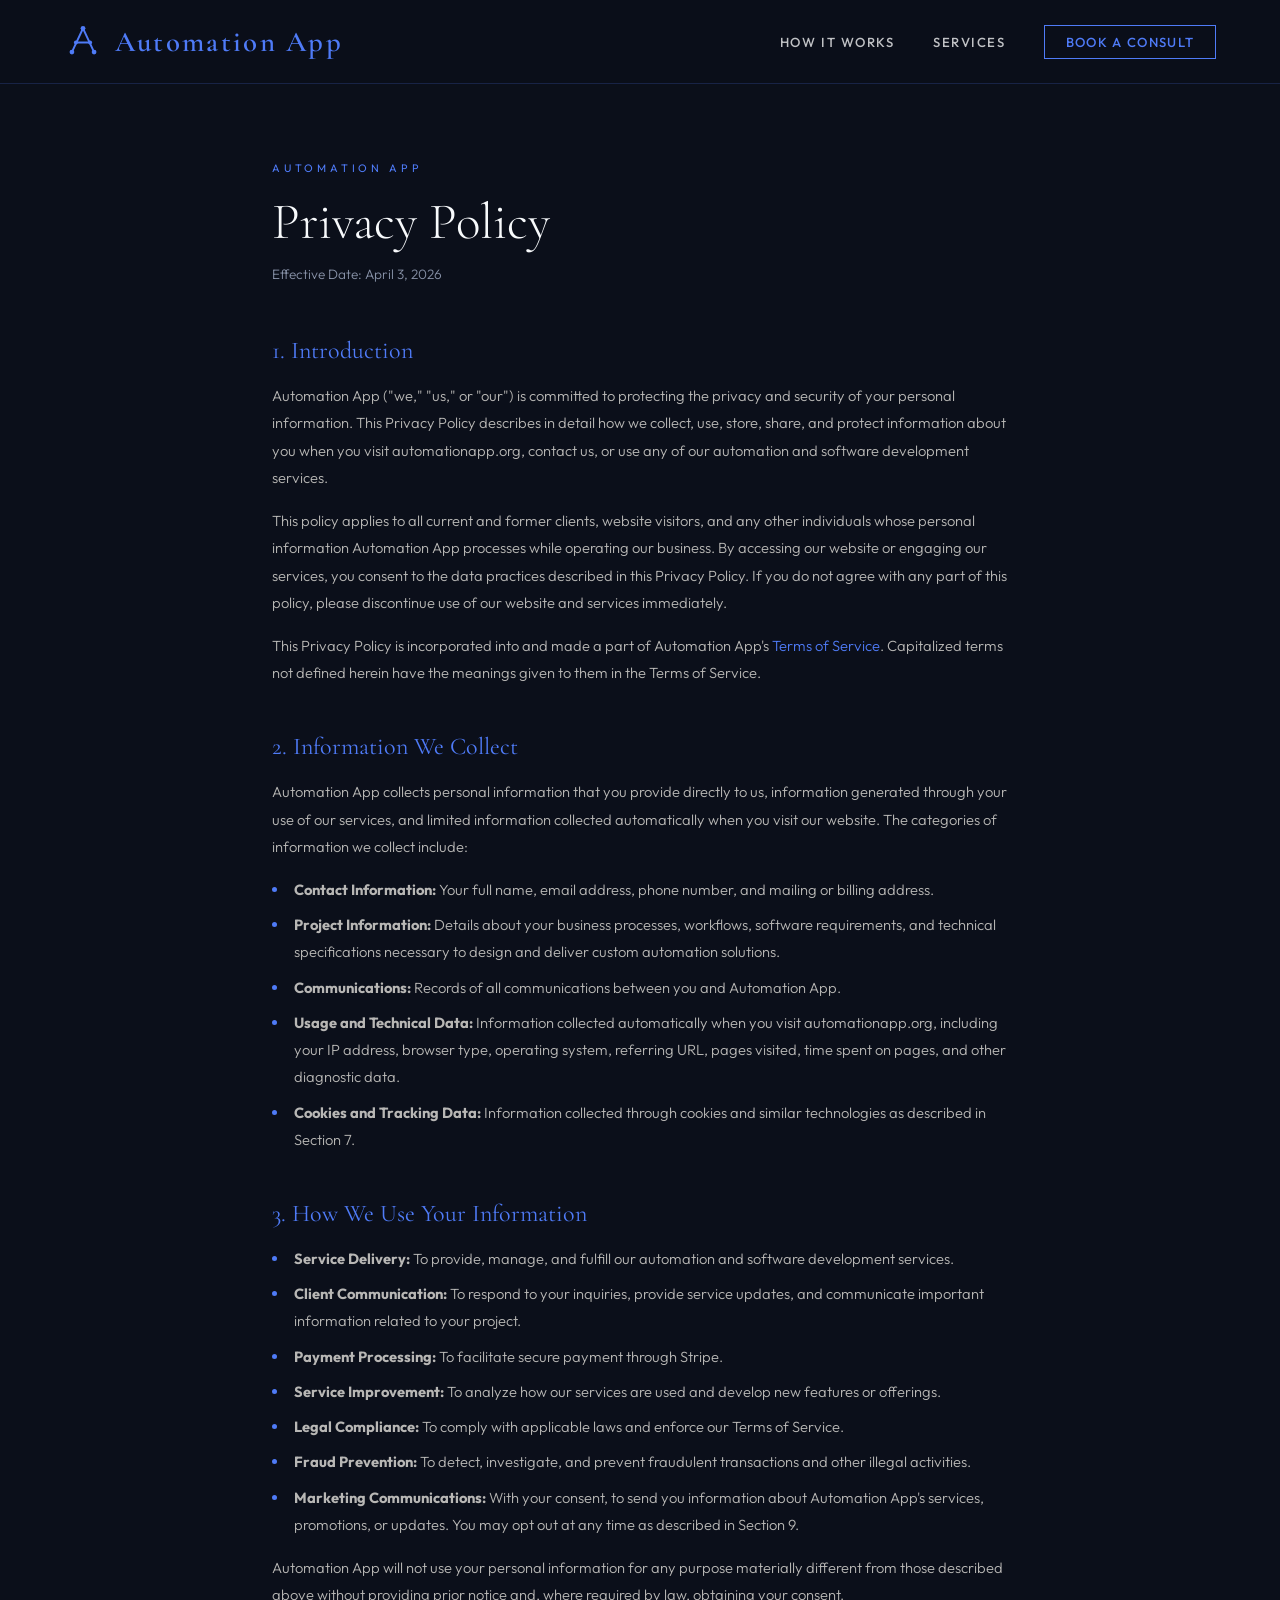
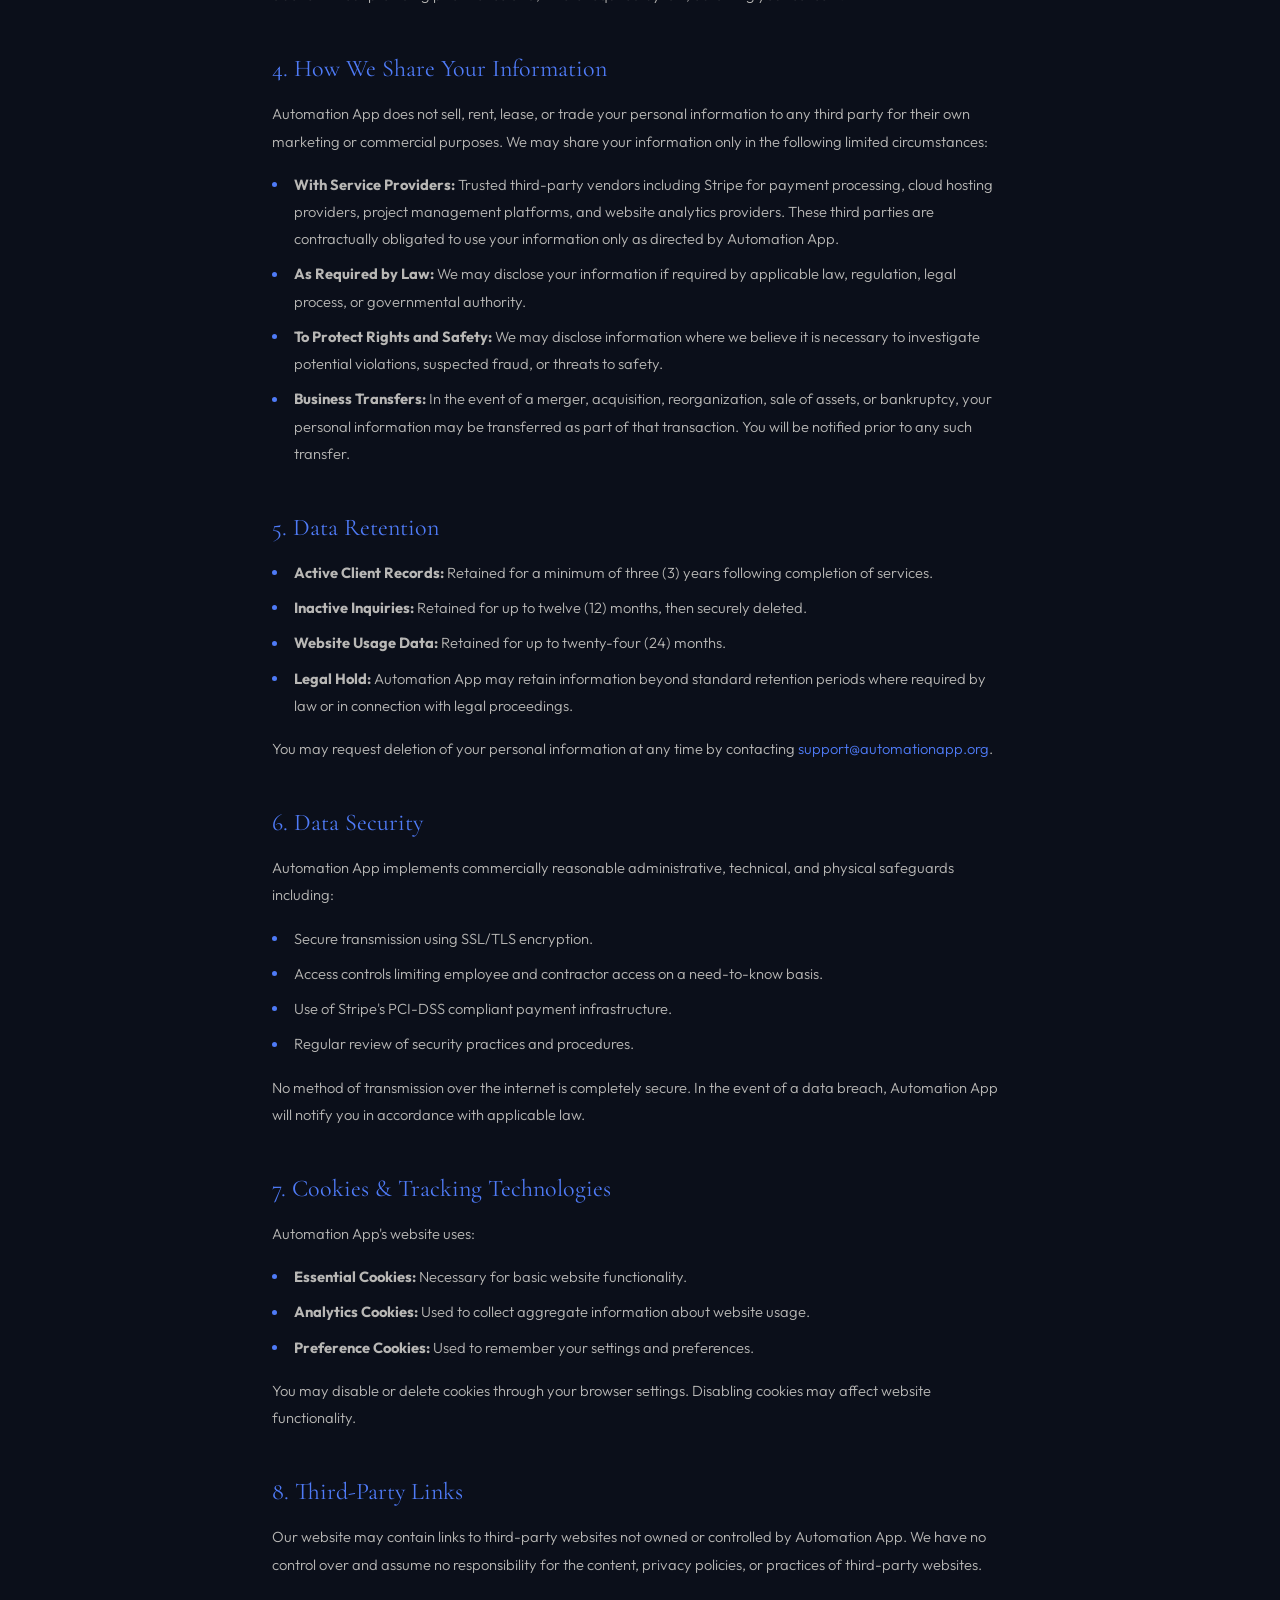
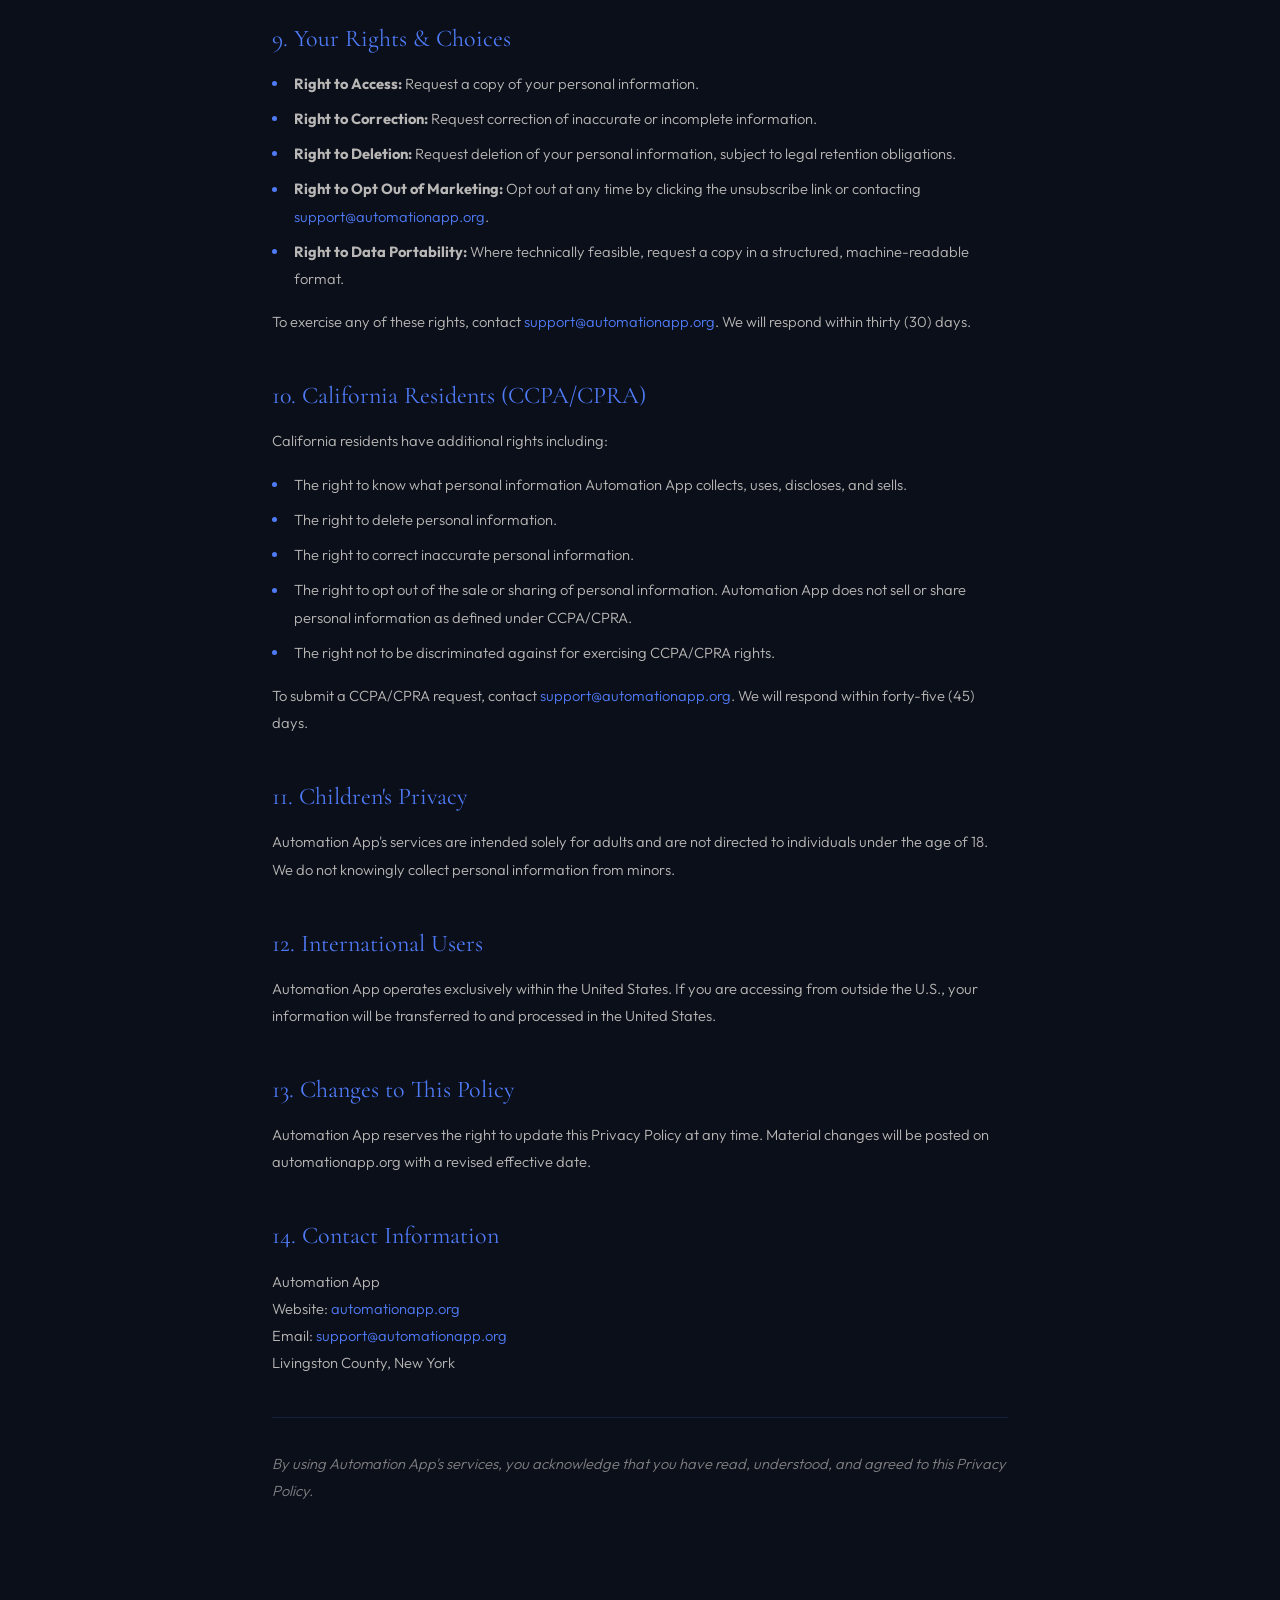
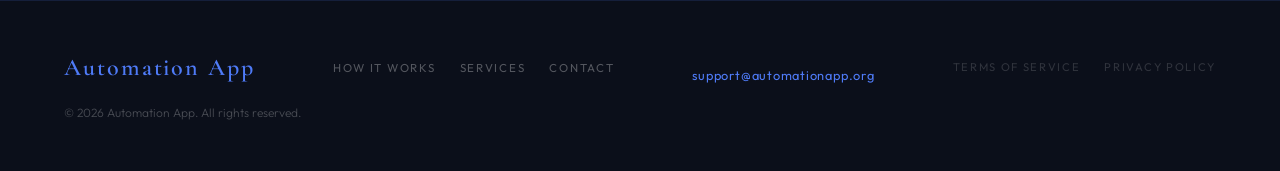
<file: privacy.html>
<!DOCTYPE html>
<html lang="en">
<head>
  <meta charset="UTF-8" />
  <meta name="viewport" content="width=device-width, initial-scale=1.0"/>
  <link rel="icon" type="image/svg+xml" href="logo.svg">
  <title>Privacy Policy - Automation App</title>
  <meta name="description" content="Automation App Privacy Policy. Learn how we collect, use, store, and protect your personal information when using our automation and software development services.">
  <meta property="og:title" content="Privacy Policy - Automation App">
  <meta property="og:description" content="Automation App Privacy Policy. Learn how we collect, use, store, and protect your personal information.">
  <meta property="og:type" content="website">
  <meta property="og:url" content="https://automationapp.org/privacy.html">
  <meta property="og:image" content="https://automationapp.org/logo1.png">
  <meta property="og:site_name" content="Automation App">
  <link rel="canonical" href="https://automationapp.org/privacy.html">
  <link rel="preconnect" href="https://fonts.googleapis.com">
  <link rel="preconnect" href="https://fonts.gstatic.com" crossorigin>
  <link href="https://fonts.googleapis.com/css2?family=Cormorant+Garamond:ital,wght@0,300;0,400;0,600;1,300;1,400&family=Outfit:wght@300;400;500;600&family=Playfair+Display:wght@400;500;600&display=swap" rel="stylesheet">
  <style>
    *, *::before, *::after { box-sizing: border-box; margin: 0; padding: 0; }

    :root {
      --accent: #4F7BF7;
      --accent-light: #7B9FFF;
      --accent-dim: rgba(79,123,247,0.15);
      --black: #0B0F1A;
      --off-black: #111827;
      --dark: #1A2332;
      --white: #F8FAFC;
      --off-white: #EEF2F7;
      --gray: #8892A8;
      --light-gray: #CBD5E1;
      --font-display: 'Cormorant Garamond', Georgia, serif;
      --font-body: 'Outfit', sans-serif;
      --font-number: 'Playfair Display', Georgia, serif;
    }

    html { scroll-behavior: smooth; }
    body {
      font-family: var(--font-body);
      background: var(--black);
      color: var(--off-white);
      overflow-x: hidden;
      line-height: 1.6;
    }

    /* -- NAV -- */
    nav {
      position: fixed; top: 0; left: 0; right: 0; z-index: 100;
      display: flex; align-items: center; justify-content: space-between;
      padding: 1.4rem 4rem;
      background: rgba(11,15,26,0.7);
      backdrop-filter: blur(12px);
      border-bottom: 1px solid rgba(79,123,247,0.2);
      transition: background 0.3s;
    }
    .nav-logo {
      display: flex; align-items: center; gap: 0.8rem;
      font-family: var(--font-display);
      font-size: 1.8rem; font-weight: 600;
      color: var(--accent); letter-spacing: 0.08em;
      text-decoration: none;
    }
    .nav-logo span {
      font-family: var(--font-display);
      font-weight: 600; text-transform: none;
      line-height: 1; margin-top: 2px;
    }
    .nav-links { display: flex; gap: 2.4rem; list-style: none; }
    .nav-links a {
      color: rgba(255,255,255,0.75); text-decoration: none;
      font-size: 0.82rem; font-weight: 500;
      letter-spacing: 0.12em; text-transform: uppercase;
      transition: color 0.2s;
    }
    .nav-links a:hover { color: var(--accent); }
    .nav-cta {
      background: transparent;
      border: 1px solid var(--accent);
      color: var(--accent) !important;
      padding: 0.5rem 1.3rem !important;
      letter-spacing: 0.1em !important;
      transition: background 0.2s, color 0.2s !important;
    }
    .nav-cta:hover { background: var(--accent) !important; color: var(--black) !important; }

    /* -- LEGAL CONTENT -- */
    .legal-wrap {
      padding: 10rem 2rem 5rem;
      max-width: 800px;
      margin: 0 auto;
    }
    .legal-wrap .eyebrow {
      font-size: 0.68rem; letter-spacing: 0.35em;
      text-transform: uppercase; color: var(--accent);
      margin-bottom: 1rem; display: block;
    }
    .legal-wrap h1 {
      font-family: var(--font-display);
      font-size: clamp(2.2rem, 4vw, 3.4rem);
      font-weight: 300; line-height: 1.15;
      color: var(--white);
      margin-bottom: 0.6rem;
    }
    .legal-wrap .effective-date {
      font-size: 0.85rem; color: var(--gray);
      margin-bottom: 3rem; font-weight: 300;
    }
    .legal-wrap h2 {
      font-family: var(--font-display);
      font-size: 1.5rem; font-weight: 400;
      color: var(--accent);
      margin-top: 2.8rem; margin-bottom: 1rem;
      line-height: 1.3;
    }
    .legal-wrap p {
      color: rgba(243,240,234,0.75);
      font-size: 0.92rem; font-weight: 300;
      line-height: 1.85; margin-bottom: 1rem;
    }
    .legal-wrap ul {
      list-style: none; padding: 0;
      margin-bottom: 1rem;
    }
    .legal-wrap ul li {
      position: relative;
      padding-left: 1.4rem;
      color: rgba(243,240,234,0.75);
      font-size: 0.92rem; font-weight: 300;
      line-height: 1.85; margin-bottom: 0.5rem;
    }
    .legal-wrap ul li::before {
      content: '';
      position: absolute; left: 0; top: 0.7rem;
      width: 5px; height: 5px;
      background: var(--accent); border-radius: 50%;
    }
    .legal-wrap a {
      color: var(--accent); text-decoration: none;
      transition: color 0.2s;
    }
    .legal-wrap a:hover { color: var(--accent-light); }
    .legal-wrap .closing {
      margin-top: 2.5rem;
      padding-top: 2rem;
      border-top: 1px solid rgba(79,123,247,0.15);
      font-style: italic;
      color: rgba(243,240,234,0.5);
    }

    /* -- FOOTER -- */
    footer {
      background: var(--black);
      padding: 3rem 4rem;
      display: flex; align-items: center;
      justify-content: space-between;
      flex-wrap: wrap; gap: 1rem;
      border-top: 1px solid rgba(79,123,247,0.15);
    }
    .footer-logo {
      font-family: var(--font-display);
      font-size: 1.5rem; font-weight: 600;
      color: var(--accent); letter-spacing: 0.08em;
    }
    .footer-copy { font-size: 0.75rem; color: rgba(255,255,255,0.25); font-weight: 300; }
    .footer-links { display: flex; gap: 1.5rem; }
    .footer-links a {
      font-size: 0.72rem; letter-spacing: 0.15em;
      text-transform: uppercase;
      color: rgba(255,255,255,0.3);
      text-decoration: none; transition: color 0.2s;
    }
    .footer-links a:hover { color: var(--accent); }
    .footer-email { margin-top: 0.8rem; }
    .footer-email a { color: var(--accent); text-decoration: none; font-size: 0.8rem; letter-spacing: 0.06em; transition: opacity 0.2s; }
    .footer-email a:hover { opacity: 0.7; }
    .footer-legal { display: flex; gap: 1.5rem; }
    .footer-legal a {
      font-size: 0.7rem; letter-spacing: 0.15em;
      text-transform: uppercase;
      color: rgba(255,255,255,0.3);
      text-decoration: none; transition: opacity 0.2s;
      opacity: 0.5;
    }
    .footer-legal a:hover { opacity: 1; }

    /* -- HAMBURGER -- */
    .hamburger {
      display: none !important; background: none; border: none; cursor: pointer;
      width: 32px; height: 24px; position: relative; z-index: 201;
    }
    .hamburger span {
      display: block; position: absolute; left: 0; right: 0;
      height: 2px; background: var(--accent); transition: transform 0.3s, opacity 0.3s;
    }
    .hamburger span:nth-child(1) { top: 0; }
    .hamburger span:nth-child(2) { top: 50%; transform: translateY(-50%); }
    .hamburger span:nth-child(3) { bottom: 0; }
    .hamburger.open span:nth-child(1) { top: 50%; transform: translateY(-50%) rotate(45deg); }
    .hamburger.open span:nth-child(2) { opacity: 0; }
    .hamburger.open span:nth-child(3) { bottom: 50%; transform: translateY(50%) rotate(-45deg); }
    .mobile-menu {
      display: none;
      position: fixed; inset: 0; z-index: 200;
      background: rgba(11,15,26,0.95); backdrop-filter: blur(16px);
      flex-direction: column; align-items: center; justify-content: center; gap: 2.5rem;
      opacity: 0; pointer-events: none;
      transition: opacity 0.4s ease;
    }
    .mobile-menu.open { opacity: 1; pointer-events: auto; }
    .mobile-menu a {
      color: rgba(255,255,255,0.75); text-decoration: none;
      font-size: 1.1rem; font-weight: 500; letter-spacing: 0.15em;
      text-transform: uppercase; transition: color 0.2s, transform 0.4s ease, opacity 0.4s ease;
      opacity: 0; transform: translateY(20px);
    }
    .mobile-menu.open a { opacity: 1; transform: translateY(0); }
    .mobile-menu a:nth-child(1) { transition-delay: 0.1s; }
    .mobile-menu a:nth-child(2) { transition-delay: 0.2s; }
    .mobile-menu a:nth-child(3) { transition-delay: 0.3s; }
    .mobile-menu a:hover { color: var(--accent); }
    .mobile-menu .nav-cta {
      background: transparent; border: 1px solid var(--accent);
      color: var(--accent); padding: 0.7rem 1.8rem; font-size: 0.9rem;
    }
    .mobile-menu .nav-cta:hover { background: var(--accent); color: var(--black); }
    .mobile-menu-close {
      position: absolute; top: 1.5rem; right: 1.5rem;
      background: none; border: none; cursor: pointer;
      color: rgba(255,255,255,0.5); font-size: 2rem; line-height: 1;
      transition: color 0.2s;
    }
    .mobile-menu-close:hover { color: var(--accent); }

    /* -- MOBILE -- */
    @media (max-width: 768px) {
      nav { padding: 1.2rem 1.5rem; }
      .nav-links { display: none; }
      .hamburger { display: block !important; }
      .mobile-menu { display: flex; }
      .legal-wrap { padding: 8rem 1.5rem 3rem; }
      footer { flex-direction: column; align-items: flex-start; padding: 2rem 1.5rem; }
    }
  </style>
  <!-- Replace with your GA ID -->
  <!--
  <script async src="https://www.googletagmanager.com/gtag/js?id=G-92Q2PSFHZN"></script>
  <script>
    window.dataLayer = window.dataLayer || [];
    function gtag(){dataLayer.push(arguments);}
    gtag('js', new Date());
    gtag('config', 'G-92Q2PSFHZN');
  </script>
  -->
</head>
<body>

<!-- NAV -->
<nav>
  <a href="index.html" class="nav-logo"><svg xmlns="http://www.w3.org/2000/svg" viewBox="0 0 48 48" style="height:38px; width:auto;" fill="currentColor"><g fill="none" stroke="currentColor" stroke-width="2.5" stroke-linecap="round" stroke-linejoin="round"><line x1="10" y1="38" x2="24" y2="8"/><line x1="38" y1="38" x2="24" y2="8"/><line x1="15" y1="26" x2="33" y2="26"/></g><circle cx="24" cy="8" r="3"/><circle cx="10" cy="38" r="3"/><circle cx="38" cy="38" r="3"/><circle cx="15" cy="26" r="2.5"/><circle cx="33" cy="26" r="2.5"/></svg><span>Automation App</span></a>
  <ul class="nav-links">
    <li><a href="about.html">How It Works</a></li>
    <li><a href="services.html">Services</a></li>
    <li><a href="consult.html" class="nav-cta">Book a Consult</a></li>
  </ul>
  <button class="hamburger" id="hamburger" aria-label="Menu"><span></span><span></span><span></span></button>
</nav>
<div class="mobile-menu" id="mobileMenu">
  <button class="mobile-menu-close" id="mobileMenuClose" aria-label="Close menu">&times;</button>
  <a href="about.html">How It Works</a>
  <a href="services.html">Services</a>
  <a href="consult.html" class="nav-cta">Book a Consult</a>
</div>

<!-- CONTENT -->
<div class="legal-wrap">
  <span class="eyebrow">Automation App</span>
  <h1>Privacy Policy</h1>
  <p class="effective-date">Effective Date: April 3, 2026</p>

  <h2>1. Introduction</h2>
  <p>Automation App ("we," "us," or "our") is committed to protecting the privacy and security of your personal information. This Privacy Policy describes in detail how we collect, use, store, share, and protect information about you when you visit automationapp.org, contact us, or use any of our automation and software development services.</p>
  <p>This policy applies to all current and former clients, website visitors, and any other individuals whose personal information Automation App processes while operating our business. By accessing our website or engaging our services, you consent to the data practices described in this Privacy Policy. If you do not agree with any part of this policy, please discontinue use of our website and services immediately.</p>
  <p>This Privacy Policy is incorporated into and made a part of Automation App's <a href="terms.html">Terms of Service</a>. Capitalized terms not defined herein have the meanings given to them in the Terms of Service.</p>

  <h2>2. Information We Collect</h2>
  <p>Automation App collects personal information that you provide directly to us, information generated through your use of our services, and limited information collected automatically when you visit our website. The categories of information we collect include:</p>
  <ul>
    <li><strong>Contact Information:</strong> Your full name, email address, phone number, and mailing or billing address.</li>
    <li><strong>Project Information:</strong> Details about your business processes, workflows, software requirements, and technical specifications necessary to design and deliver custom automation solutions.</li>
    <li><strong>Communications:</strong> Records of all communications between you and Automation App.</li>
    <li><strong>Usage and Technical Data:</strong> Information collected automatically when you visit automationapp.org, including your IP address, browser type, operating system, referring URL, pages visited, time spent on pages, and other diagnostic data.</li>
    <li><strong>Cookies and Tracking Data:</strong> Information collected through cookies and similar technologies as described in Section 7.</li>
  </ul>

  <h2>3. How We Use Your Information</h2>
  <ul>
    <li><strong>Service Delivery:</strong> To provide, manage, and fulfill our automation and software development services.</li>
    <li><strong>Client Communication:</strong> To respond to your inquiries, provide service updates, and communicate important information related to your project.</li>
    <li><strong>Payment Processing:</strong> To facilitate secure payment through Stripe.</li>
    <li><strong>Service Improvement:</strong> To analyze how our services are used and develop new features or offerings.</li>
    <li><strong>Legal Compliance:</strong> To comply with applicable laws and enforce our Terms of Service.</li>
    <li><strong>Fraud Prevention:</strong> To detect, investigate, and prevent fraudulent transactions and other illegal activities.</li>
    <li><strong>Marketing Communications:</strong> With your consent, to send you information about Automation App's services, promotions, or updates. You may opt out at any time as described in Section 9.</li>
  </ul>
  <p>Automation App will not use your personal information for any purpose materially different from those described above without providing prior notice and, where required by law, obtaining your consent.</p>

  <h2>4. How We Share Your Information</h2>
  <p>Automation App does not sell, rent, lease, or trade your personal information to any third party for their own marketing or commercial purposes. We may share your information only in the following limited circumstances:</p>
  <ul>
    <li><strong>With Service Providers:</strong> Trusted third-party vendors including Stripe for payment processing, cloud hosting providers, project management platforms, and website analytics providers. These third parties are contractually obligated to use your information only as directed by Automation App.</li>
    <li><strong>As Required by Law:</strong> We may disclose your information if required by applicable law, regulation, legal process, or governmental authority.</li>
    <li><strong>To Protect Rights and Safety:</strong> We may disclose information where we believe it is necessary to investigate potential violations, suspected fraud, or threats to safety.</li>
    <li><strong>Business Transfers:</strong> In the event of a merger, acquisition, reorganization, sale of assets, or bankruptcy, your personal information may be transferred as part of that transaction. You will be notified prior to any such transfer.</li>
  </ul>

  <h2>5. Data Retention</h2>
  <ul>
    <li><strong>Active Client Records:</strong> Retained for a minimum of three (3) years following completion of services.</li>
    <li><strong>Inactive Inquiries:</strong> Retained for up to twelve (12) months, then securely deleted.</li>
    <li><strong>Website Usage Data:</strong> Retained for up to twenty-four (24) months.</li>
    <li><strong>Legal Hold:</strong> Automation App may retain information beyond standard retention periods where required by law or in connection with legal proceedings.</li>
  </ul>
  <p>You may request deletion of your personal information at any time by contacting <a href="mailto:support@automationapp.org">support@automationapp.org</a>.</p>

  <h2>6. Data Security</h2>
  <p>Automation App implements commercially reasonable administrative, technical, and physical safeguards including:</p>
  <ul>
    <li>Secure transmission using SSL/TLS encryption.</li>
    <li>Access controls limiting employee and contractor access on a need-to-know basis.</li>
    <li>Use of Stripe's PCI-DSS compliant payment infrastructure.</li>
    <li>Regular review of security practices and procedures.</li>
  </ul>
  <p>No method of transmission over the internet is completely secure. In the event of a data breach, Automation App will notify you in accordance with applicable law.</p>

  <h2>7. Cookies &amp; Tracking Technologies</h2>
  <p>Automation App's website uses:</p>
  <ul>
    <li><strong>Essential Cookies:</strong> Necessary for basic website functionality.</li>
    <li><strong>Analytics Cookies:</strong> Used to collect aggregate information about website usage.</li>
    <li><strong>Preference Cookies:</strong> Used to remember your settings and preferences.</li>
  </ul>
  <p>You may disable or delete cookies through your browser settings. Disabling cookies may affect website functionality.</p>

  <h2>8. Third-Party Links</h2>
  <p>Our website may contain links to third-party websites not owned or controlled by Automation App. We have no control over and assume no responsibility for the content, privacy policies, or practices of third-party websites.</p>

  <h2>9. Your Rights &amp; Choices</h2>
  <ul>
    <li><strong>Right to Access:</strong> Request a copy of your personal information.</li>
    <li><strong>Right to Correction:</strong> Request correction of inaccurate or incomplete information.</li>
    <li><strong>Right to Deletion:</strong> Request deletion of your personal information, subject to legal retention obligations.</li>
    <li><strong>Right to Opt Out of Marketing:</strong> Opt out at any time by clicking the unsubscribe link or contacting <a href="mailto:support@automationapp.org">support@automationapp.org</a>.</li>
    <li><strong>Right to Data Portability:</strong> Where technically feasible, request a copy in a structured, machine-readable format.</li>
  </ul>
  <p>To exercise any of these rights, contact <a href="mailto:support@automationapp.org">support@automationapp.org</a>. We will respond within thirty (30) days.</p>

  <h2>10. California Residents (CCPA/CPRA)</h2>
  <p>California residents have additional rights including:</p>
  <ul>
    <li>The right to know what personal information Automation App collects, uses, discloses, and sells.</li>
    <li>The right to delete personal information.</li>
    <li>The right to correct inaccurate personal information.</li>
    <li>The right to opt out of the sale or sharing of personal information. Automation App does not sell or share personal information as defined under CCPA/CPRA.</li>
    <li>The right not to be discriminated against for exercising CCPA/CPRA rights.</li>
  </ul>
  <p>To submit a CCPA/CPRA request, contact <a href="mailto:support@automationapp.org">support@automationapp.org</a>. We will respond within forty-five (45) days.</p>

  <h2>11. Children's Privacy</h2>
  <p>Automation App's services are intended solely for adults and are not directed to individuals under the age of 18. We do not knowingly collect personal information from minors.</p>

  <h2>12. International Users</h2>
  <p>Automation App operates exclusively within the United States. If you are accessing from outside the U.S., your information will be transferred to and processed in the United States.</p>

  <h2>13. Changes to This Policy</h2>
  <p>Automation App reserves the right to update this Privacy Policy at any time. Material changes will be posted on automationapp.org with a revised effective date.</p>

  <h2>14. Contact Information</h2>
  <p>Automation App<br>
  Website: <a href="https://automationapp.org">automationapp.org</a><br>
  Email: <a href="mailto:support@automationapp.org">support@automationapp.org</a><br>
  Livingston County, New York</p>

  <p class="closing">By using Automation App's services, you acknowledge that you have read, understood, and agreed to this Privacy Policy.</p>
</div>

<!-- FOOTER -->
<footer>
  <div class="footer-logo">Automation App</div>
  <div class="footer-links">
    <a href="about.html">How It Works</a>
    <a href="services.html">Services</a>
    <a href="consult.html">Contact</a>
  </div>
  <div class="footer-email"><a href="mailto:support@automationapp.org">support@automationapp.org</a></div>
  <div class="footer-legal">
    <a href="terms.html">Terms of Service</a>
    <a href="privacy.html">Privacy Policy</a>
  </div>
  <p class="footer-copy">&copy; 2026 Automation App. All rights reserved.</p>
</footer>

<script>
  // Hamburger menu
  function toggleMenu() {
    document.getElementById('hamburger').classList.toggle('open');
    document.getElementById('mobileMenu').classList.toggle('open');
    document.body.style.overflow = document.getElementById('mobileMenu').classList.contains('open') ? 'hidden' : '';
  }
  document.getElementById('hamburger').addEventListener('click', toggleMenu);
  document.getElementById('mobileMenuClose').addEventListener('click', toggleMenu);
</script>

</body>
</html>
</file>
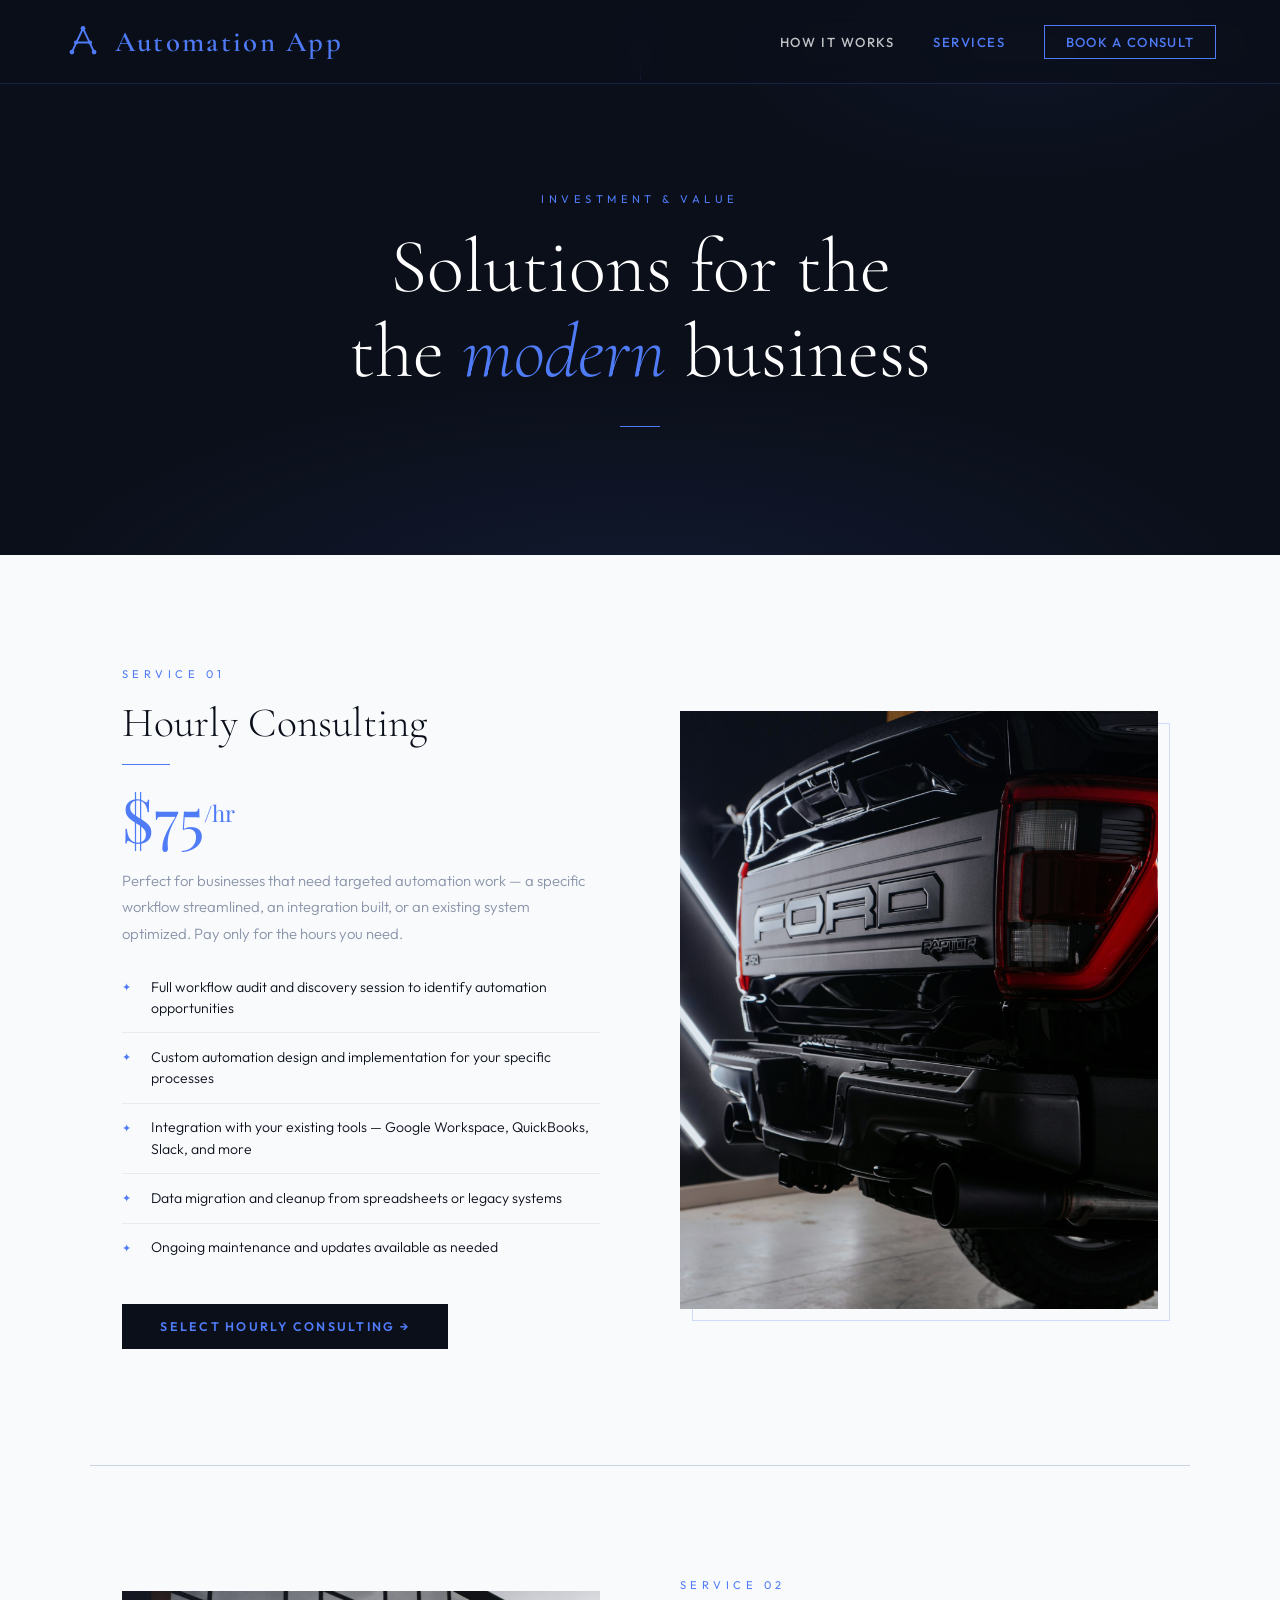
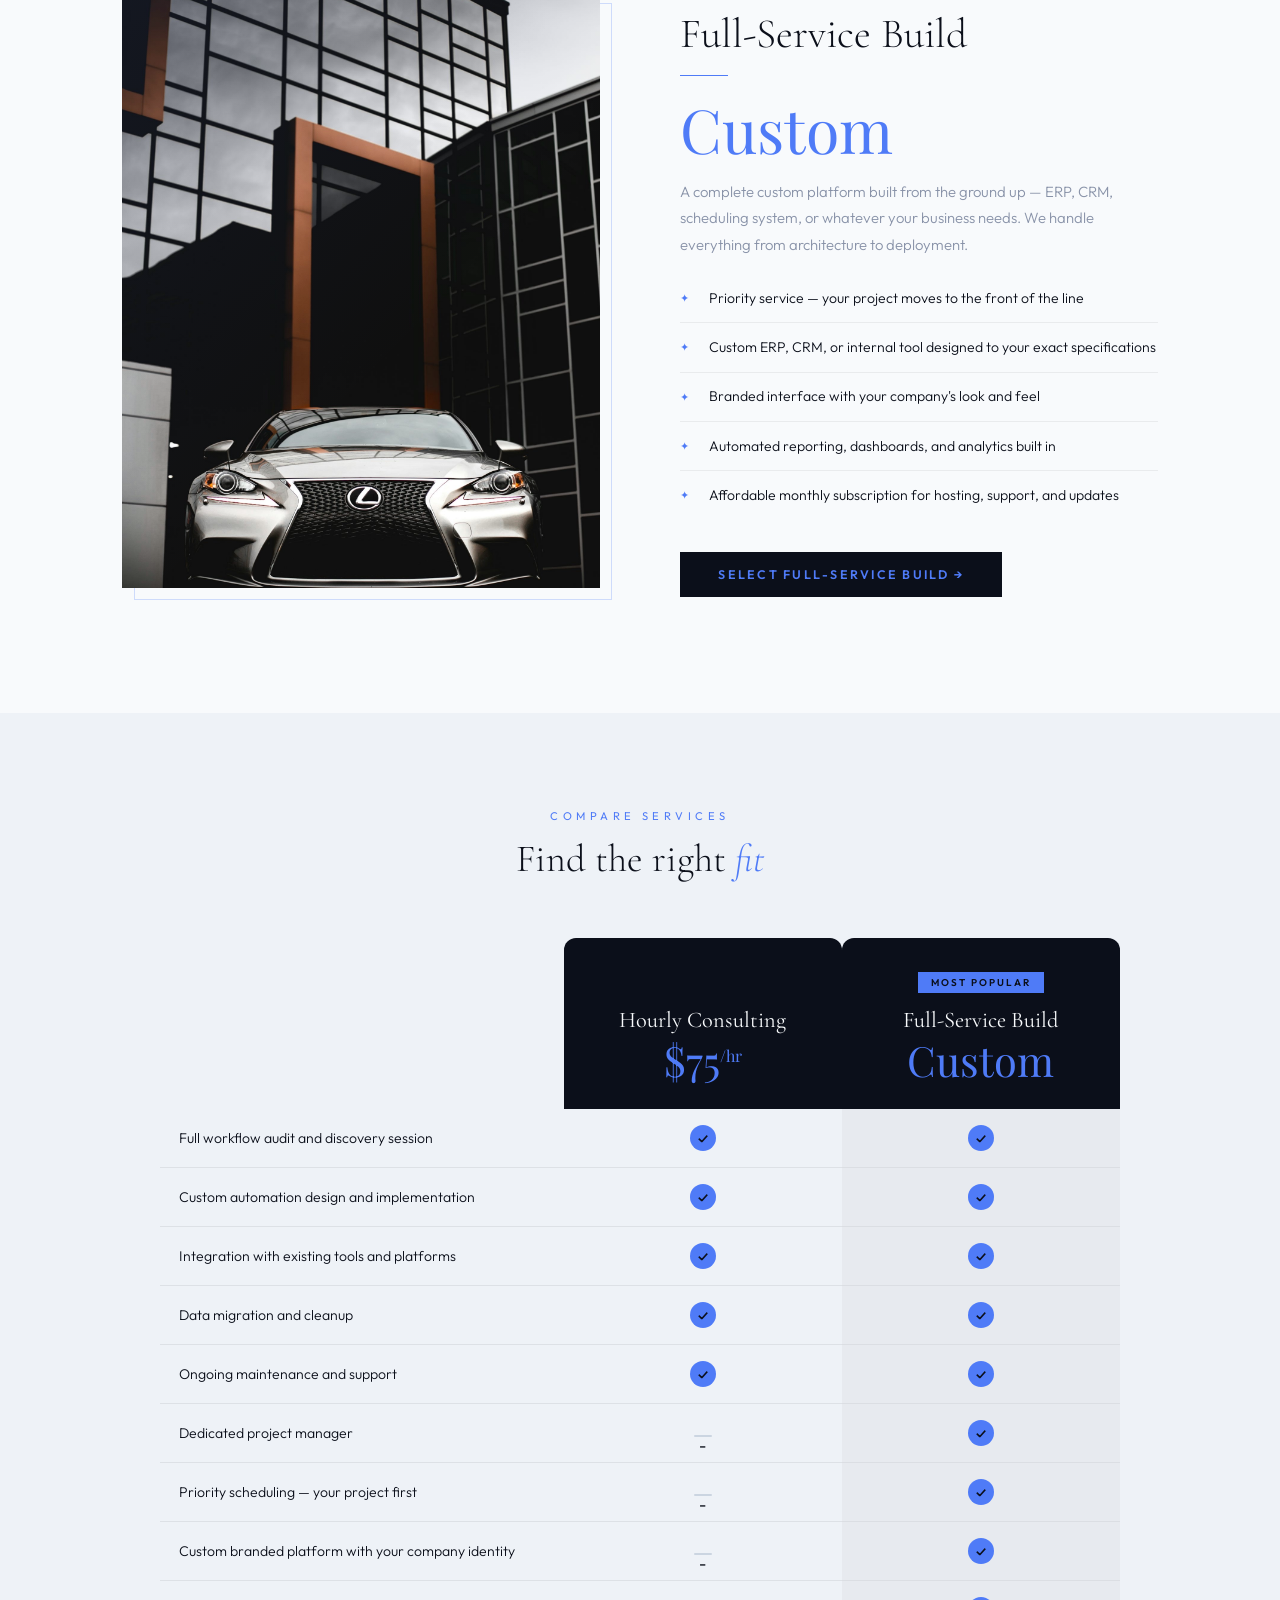
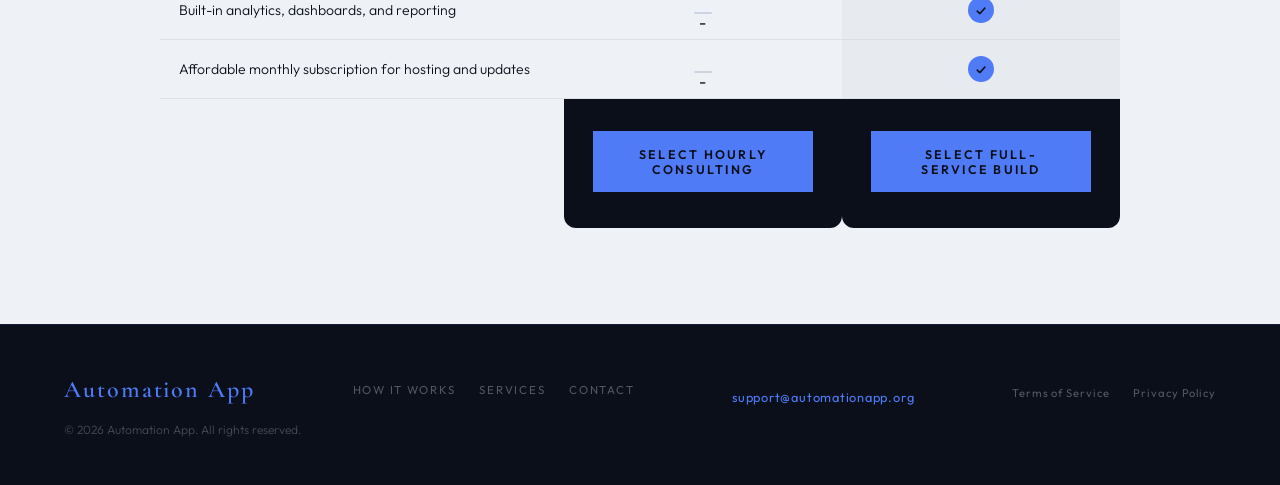
<file: services.html>
<!DOCTYPE html>
<html lang="en">
<head>
  <meta charset="UTF-8" />
  <meta name="viewport" content="width=device-width, initial-scale=1.0"/>
  <link rel="icon" type="image/svg+xml" href="logo.svg">
  <title>Services - Automation App</title>
  <meta name="description" content="Compare Automation App service plans: Hourly Consulting at $75/hr and Full-Service Build for custom quotes. Professional automation development for small businesses.">
  <!-- Open Graph -->
  <meta property="og:title" content="Services - Automation App">
  <meta property="og:description" content="Compare Automation App service plans: Hourly Consulting at $75/hr and Full-Service Build for custom quotes. Professional automation development for small businesses.">
  <meta property="og:type" content="website">
  <meta property="og:url" content="https://automationapp.org/services.html">
  <meta property="og:image" content="https://automationapp.org/logo1.png">
  <meta property="og:site_name" content="Automation App">
  <!-- Twitter Card -->
  <meta name="twitter:card" content="summary_large_image">
  <meta name="twitter:title" content="Services - Automation App">
  <meta name="twitter:description" content="Compare Automation App service plans: Hourly Consulting at $75/hr and Full-Service Build for custom quotes. Professional automation development for small businesses.">
  <meta name="twitter:image" content="https://automationapp.org/logo1.png">
  <!-- Canonical -->
  <link rel="canonical" href="https://automationapp.org/services.html">
  <link rel="preconnect" href="https://fonts.googleapis.com">
  <link rel="preconnect" href="https://fonts.gstatic.com" crossorigin>
  <link href="https://fonts.googleapis.com/css2?family=Cormorant+Garamond:ital,wght@0,300;0,400;0,600;1,300;1,400&family=Outfit:wght@300;400;500;600&family=Playfair+Display:wght@400;500;600&display=swap" rel="stylesheet">
  <style>
    :root {
      --accent: #4F7BF7;
      --accent-light: #7B9FFF;
      --accent-dim: rgba(79,123,247,0.15);
      --black: #0B0F1A;
      --off-black: #111827;
      --white: #F8FAFC;
      --off-white: #EEF2F7;
      --gray: #8892A8;
      --light-gray: #CBD5E1;
      --font-display: 'Cormorant Garamond', Georgia, serif;
      --font-body: 'Outfit', sans-serif;
      --font-number: 'Playfair Display', Georgia, serif;
    }

    *, *::before, *::after { box-sizing: border-box; margin: 0; padding: 0; }
    html { scroll-behavior: smooth; }
    body { font-family: var(--font-body); background: var(--white); color: var(--black); overflow-x: hidden; }

    /* ── NAV ── */
   nav {
      position: fixed; top: 0; left: 0; right: 0; z-index: 100;
      display: flex; align-items: center; justify-content: space-between;
      padding: 1.4rem 4rem;
      background: rgba(11,15,26,0.7);
      backdrop-filter: blur(12px);
      border-bottom: 1px solid rgba(79,123,247,0.2);
      transition: background 0.3s;
    }
    .nav-logo {
  display: flex;
  align-items: center;
  gap: 0.8rem; /* Space between logo and text */
  font-family: var(--font-display);
  font-size: 1.8rem;
  font-weight: 600;
  color: var(--accent);
  letter-spacing: 0.08em;
  text-decoration: none;
}

.nav-logo span {
  /* Logo text style with Cormorant font */
  font-family: var(--font-display);
  font-weight: 600;
  text-transform: none;
  line-height: 1;
  margin-top: 2px; /* Optical alignment fix */
}
    .nav-links { display: flex; gap: 2.4rem; list-style: none; }
    .nav-links a {
      color: rgba(255,255,255,0.75);
      text-decoration: none;
      font-size: 0.82rem;
      font-weight: 500;
      letter-spacing: 0.12em;
      text-transform: uppercase;
      transition: color 0.2s;
    }
    .nav-links a:hover { color: var(--accent); }
    .nav-cta {
      background: transparent;
      border: 1px solid var(--accent);
      color: var(--accent) !important;
      padding: 0.5rem 1.3rem !important;
      letter-spacing: 0.1em !important;
      transition: background 0.2s, color 0.2s !important;
    }
    .nav-cta:hover { background: var(--accent) !important; color: var(--black) !important; }

    /* ── HERO ── */
    .services-hero {
      background: var(--black);
      padding: 12rem 2rem 8rem;
      text-align: center;
      color: white;
      position: relative;
      overflow: hidden;
    }
    .hero-bg {
      position: absolute; inset: 0;
      background:
        radial-gradient(ellipse 70% 60% at 50% 110%, rgba(79,123,247,0.1) 0%, transparent 70%),
        radial-gradient(ellipse 40% 40% at 80% 10%, rgba(79,123,247,0.05) 0%, transparent 60%);
      pointer-events: none;
    }
    .hero-line {
      position: absolute; top: 0; left: 50%; transform: translateX(-50%);
      width: 1px; height: 80px;
      background: linear-gradient(to bottom, transparent, var(--accent));
      animation: lineDown 1s 0.2s ease both;
    }
    @keyframes lineDown {
      from { height: 0; opacity: 0; }
      to   { height: 80px; opacity: 1; }
    }
    .section-label {
      font-size: 0.7rem; color: var(--accent);
      text-transform: uppercase; letter-spacing: 0.4em;
      margin-bottom: 1.2rem; display: block;
    }
    .services-hero .section-label {
      animation: fadeUp 0.8s 0.5s ease both;
    }
    .services-hero h1 {
      font-family: var(--font-display);
      font-size: clamp(3rem, 6vw, 5rem);
      font-weight: 300; line-height: 1.1;
      animation: fadeUp 0.9s 0.7s ease both;
    }
    .services-hero h1 em { font-style: italic; color: var(--accent); }
    .hero-sub-line {
      width: 40px; height: 1px;
      background: var(--accent);
      margin: 2rem auto 0;
      animation: expandLine 0.8s 1s ease both;
    }
    @keyframes expandLine {
      from { width: 0; opacity: 0; }
      to   { width: 40px; opacity: 1; }
    }

    /* ── SCROLL REVEAL ── */
    .reveal {
      opacity: 0;
      transform: translateY(36px);
      transition: opacity 0.75s ease, transform 0.75s ease;
    }
    .reveal.visible {
      opacity: 1;
      transform: translateY(0);
    }
    .reveal-left {
      opacity: 0;
      transform: translateX(-36px);
      transition: opacity 0.75s ease, transform 0.75s ease;
    }
    .reveal-left.visible {
      opacity: 1;
      transform: translateX(0);
    }
    .reveal-right {
      opacity: 0;
      transform: translateX(36px);
      transition: opacity 0.75s ease, transform 0.75s ease;
    }
    .reveal-right.visible {
      opacity: 1;
      transform: translateX(0);
    }

    /* Stagger delays for children */
    .stagger > *:nth-child(1) { transition-delay: 0s; }
    .stagger > *:nth-child(2) { transition-delay: 0.1s; }
    .stagger > *:nth-child(3) { transition-delay: 0.2s; }
    .stagger > *:nth-child(4) { transition-delay: 0.3s; }
    .stagger > *:nth-child(5) { transition-delay: 0.4s; }

    /* ── SERVICE ROWS ── */
    .service-row {
      max-width: 1100px;
      margin: 7rem auto;
      padding: 0 2rem;
      display: grid;
      grid-template-columns: 1fr 1fr;
      gap: 5rem;
      align-items: center;
    }
    .service-row.flip { direction: rtl; }
    .service-row.flip .service-content { direction: ltr; }
    .service-row.flip .reveal-left { transform: translateX(36px); }
    .service-row.flip .reveal-left.visible { transform: translateX(0); }
    .service-row.flip .reveal-right { transform: translateX(-36px); }
    .service-row.flip .reveal-right.visible { transform: translateX(0); }

    .service-content .section-label { text-align: left; }
    .service-content h2 {
      font-family: var(--font-display);
      font-size: 2.6rem; font-weight: 300;
      margin-bottom: 0.5rem;
      line-height: 1.15;
    }
    .accent-rule {
      width: 48px; height: 1px;
      background: var(--accent);
      margin: 1rem 0 1.4rem;
      transition: width 0.6s ease;
    }
    .service-content:hover .accent-rule { width: 80px; }

    .price-tag-original {
      font-family: var(--font-number);
      font-size: 1.6rem;
      color: rgba(0,0,0,0.4);
      text-decoration: line-through;
      text-decoration-color: #c0392b;
      text-decoration-thickness: 2px;
      font-weight: 300;
      margin-bottom: 0.2rem;
    }
    .price-tag-original sup {
      font-size: 0.7rem;
      vertical-align: baseline;
      position: relative;
      top: -0.3em;
    }
    .price-tag-label {
      font-size: 0.65rem;
      text-transform: uppercase;
      letter-spacing: 0.15em;
      color: var(--accent);
      font-weight: 600;
      margin-bottom: 0.1rem;
    }
    .price-tag {
      font-family: var(--font-number);
      font-size: 3.8rem; color: var(--accent);
      margin-bottom: 1.2rem; display: block;
      line-height: 1;
    }
    .price-tag sup { font-size: 1.4rem; vertical-align: super; }

    .service-desc {
      font-size: 0.93rem; font-weight: 300;
      color: var(--gray); line-height: 1.8;
      margin-bottom: 1.8rem;
    }

    .feature-list { list-style: none; margin-bottom: 2rem; }
    .feature-list li {
      margin-bottom: 0.85rem;
      color: var(--black);
      font-size: 0.88rem;
      font-weight: 300;
      position: relative;
      padding-left: 1.8rem;
      line-height: 1.5;
      border-bottom: 1px solid rgba(0,0,0,0.06);
      padding-bottom: 0.85rem;
    }
    .feature-list li:last-child { border-bottom: none; }
    .feature-list li::before { content: "\2726"; position: absolute; left: 0; color: var(--accent); font-size: 0.7rem; top: 0.15rem; }

    .btn-action {
      display: inline-block;
      padding: 0.95rem 2.4rem;
      background: var(--black);
      color: var(--accent);
      text-decoration: none;
      text-transform: uppercase;
      letter-spacing: 0.18em;
      font-size: 0.78rem;
      font-weight: 600;
      transition: background 0.2s, transform 0.15s;
      position: relative;
      overflow: hidden;
    }
    .btn-action::after {
      content: '';
      position: absolute; inset: 0;
      background: var(--accent);
      transform: translateX(-100%);
      transition: transform 0.3s ease;
      z-index: 0;
    }
    .btn-action:hover::after { transform: translateX(0); }
    .btn-action span { position: relative; z-index: 1; }
    .btn-action:hover span { color: var(--black); }
    .btn-action:hover { transform: translateY(-2px); }

    /* ── IMAGE CARD ── */
    .service-image {
      position: relative;
      overflow: hidden;
      aspect-ratio: 4/5;
      background: var(--off-white);
    }
    .service-image::before {
      content: '';
      position: absolute; inset: 0;
      background: linear-gradient(135deg, rgba(79,123,247,0.08) 0%, transparent 60%);
      z-index: 1; pointer-events: none;
    }
    .service-image img {
      width: 100%; height: 100%;
      object-fit: cover;
      transition: transform 0.7s ease;
    }
    .service-image:hover img { transform: scale(1.04); }
    .img-border {
      position: absolute;
      top: 12px; left: 12px; right: -12px; bottom: -12px;
      border: 1px solid rgba(79,123,247,0.25);
      z-index: -1;
      transition: top 0.3s, left 0.3s, right 0.3s, bottom 0.3s;
    }
    .service-image:hover + .img-border,
    .service-image:hover ~ .img-border { top: 8px; left: 8px; right: -8px; bottom: -8px; }

    /* ── DIVIDER ── */
    .section-divider {
      max-width: 1100px; margin: 0 auto;
      padding: 0 2rem;
      height: 1px; background: var(--light-gray);
    }

    /* ── ADDONS STRIP ── */
    .addons-strip {
      background: var(--black);
      padding: 5rem 2rem;
    }
    .addons-inner {
      max-width: 1100px; margin: 0 auto;
    }
    .addons-inner .section-label { text-align: center; margin-bottom: 0.8rem; }
    .addons-title {
      font-family: var(--font-display);
      font-size: clamp(1.8rem, 3vw, 2.8rem);
      font-weight: 300; color: var(--white);
      text-align: center; margin-bottom: 3rem;
    }
    .addons-title em { font-style: italic; color: var(--accent); }
    .addons-grid {
      display: grid;
      grid-template-columns: repeat(auto-fit, minmax(220px, 1fr));
      gap: 1px;
      background: rgba(79,123,247,0.1);
      border: 1px solid rgba(79,123,247,0.1);
    }
    .addon {
      background: var(--off-black);
      padding: 2rem 1.8rem;
      transition: background 0.2s;
    }
    .addon:hover { background: rgba(79,123,247,0.07); }
    .addon-price {
      font-family: var(--font-display);
      font-size: 2.2rem; color: var(--accent);
      font-weight: 300; margin-bottom: 0.4rem;
    }
    .addon-name {
      font-size: 0.83rem; color: rgba(255,255,255,0.55);
      font-weight: 300; line-height: 1.6;
    }
    .discounts-note {
      text-align: center;
      font-size: 0.85rem;
      color: rgba(255,255,255,0.3);
      font-weight: 300;
      margin-top: 2rem;
    }
    .discounts-note strong { color: var(--accent); }

    /* ── COMPARISON CHART ── */
    .comparison-section {
      background: var(--off-white);
      padding: 6rem 2rem;
    }
    .comparison-inner {
      max-width: 960px;
      margin: 0 auto;
    }
    .comparison-inner .section-label { text-align: center; margin-bottom: 0.8rem; }
    .comparison-title {
      font-family: var(--font-display);
      font-size: clamp(1.8rem, 3vw, 2.8rem);
      font-weight: 300;
      color: var(--black);
      text-align: center;
      margin-bottom: 3.5rem;
    }
    .comparison-title em { font-style: italic; color: var(--accent); }

    .comparison-table {
      width: 100%;
      border-collapse: separate;
      border-spacing: 0;
    }

    /* Column highlight on hover */
    .comparison-table .col-essential,
    .comparison-table .col-whiteglove {
      transition: background 0.3s ease;
    }
    .comparison-table:hover .col-essential { background: transparent; }
    .comparison-table:hover .col-whiteglove { background: transparent; }
    .comparison-table .col-essential:hover,
    .comparison-table td.col-essential:hover ~ td.col-essential,
    .comparison-table .col-whiteglove:hover,
    .comparison-table td.col-whiteglove:hover ~ td.col-whiteglove {
      background: rgba(79,123,247,0.04);
    }

    /* Header cells */
    .comp-header-cell {
      padding: 2rem 1.5rem 1.8rem;
      text-align: center;
      vertical-align: bottom;
      position: relative;
    }
    .comp-header-cell.col-essential {
      background: var(--black);
      border-radius: 12px 12px 0 0;
    }
    .comp-header-cell.col-whiteglove {
      background: var(--black);
      border-radius: 12px 12px 0 0;
    }
    .comp-popular {
      display: inline-block;
      font-size: 0.62rem;
      letter-spacing: 0.2em;
      text-transform: uppercase;
      color: var(--black);
      background: var(--accent);
      padding: 0.25rem 0.8rem;
      margin-bottom: 0.8rem;
      font-weight: 600;
    }
    .comp-tier-name {
      font-family: var(--font-display);
      font-size: 1.4rem;
      font-weight: 400;
      margin-bottom: 0.4rem;
    }
    .comp-header-cell.col-essential .comp-tier-name { color: var(--white); }
    .comp-header-cell.col-whiteglove .comp-tier-name { color: var(--white); }
    .comp-tier-price {
      font-family: var(--font-number);
      font-size: 2.6rem;
      font-weight: 300;
      color: var(--accent);
      line-height: 1;
    }
    .comp-tier-price sup { font-size: 1rem; vertical-align: super; }

    /* Feature rows */
    .comp-feature-label {
      padding: 1rem 1.2rem;
      font-size: 0.88rem;
      font-weight: 300;
      color: var(--black);
      border-bottom: 1px solid rgba(0,0,0,0.07);
      line-height: 1.5;
    }
    .comp-feature-value {
      padding: 1rem 1.5rem;
      text-align: center;
      border-bottom: 1px solid rgba(0,0,0,0.07);
      font-size: 1rem;
      vertical-align: middle;
    }
    .comp-feature-value.col-whiteglove {
      background: rgba(11,15,26,0.03);
      border-bottom-color: rgba(0,0,0,0.05);
    }

    /* Check & dash icons */
    .check {
      display: inline-flex;
      align-items: center;
      justify-content: center;
      width: 26px; height: 26px;
      border-radius: 50%;
      background: var(--accent);
      color: var(--black);
      font-size: 0.75rem;
      font-weight: 700;
    }
    .dash {
      display: inline-block;
      width: 18px; height: 2px;
      background: var(--light-gray);
      border-radius: 1px;
      vertical-align: middle;
    }

    /* CTA row */
    .comp-cta-cell {
      padding: 2rem 1.5rem;
      text-align: center;
    }
    .comp-cta-cell.col-essential {
      background: var(--black);
      border-radius: 0 0 12px 12px;
    }
    .comp-cta-cell.col-essential .btn-action {
      background: var(--accent);
      color: var(--black);
    }
    .comp-cta-cell.col-essential .btn-action::after {
      background: var(--white);
    }
    .comp-cta-cell.col-whiteglove {
      background: var(--black);
      border-radius: 0 0 12px 12px;
    }
    .comp-cta-cell .btn-action {
      width: 220px;
      text-align: center;
      justify-content: center;
    }
    .comp-cta-cell.col-whiteglove .btn-action {
      background: var(--accent);
      color: var(--black);
    }
    .comp-cta-cell.col-whiteglove .btn-action::after {
      background: var(--white);
    }

    /* Hover highlight entire column */
    .col-highlight-essential .col-essential,
    .col-highlight-whiteglove .col-whiteglove {
      background: var(--black) !important;
    }
    .col-highlight-essential .col-essential.comp-feature-label,
    .col-highlight-whiteglove .col-whiteglove.comp-feature-label {
      color: var(--white) !important;
      border-bottom-color: rgba(255,255,255,0.1) !important;
    }
    .col-highlight-essential .col-essential.comp-feature-value,
    .col-highlight-whiteglove .col-whiteglove.comp-feature-value {
      border-bottom-color: rgba(255,255,255,0.1) !important;
    }
    .col-highlight-essential .col-essential .dash,
    .col-highlight-whiteglove .col-whiteglove .dash {
      background: rgba(255,255,255,0.25) !important;
    }
    .col-highlight-essential .col-essential.comp-header-cell,
    .col-highlight-essential .col-essential.comp-cta-cell {
      background: var(--black) !important;
    }
    .col-highlight-whiteglove .col-whiteglove.comp-header-cell,
    .col-highlight-whiteglove .col-whiteglove.comp-cta-cell {
      background: var(--black) !important;
    }

    /* Responsive */
    @media (max-width: 640px) {
      .comparison-section { padding: 4rem 1rem; }
      .comparison-table { border-spacing: 0; }
      .comp-feature-label {
        font-size: 0.72rem;
        padding: 0.7rem 0.5rem;
        line-height: 1.4;
      }
      .comp-feature-value { padding: 0.7rem 0.3rem; min-width: 52px; }
      .comp-header-cell {
        padding: 1.2rem 0.5rem 1rem;
      }
      .comp-header-cell.col-essential,
      .comp-header-cell.col-whiteglove {
        border-radius: 8px 8px 0 0;
      }
      .comp-cta-cell.col-essential,
      .comp-cta-cell.col-whiteglove {
        border-radius: 0 0 8px 8px;
      }
      .comp-tier-name { font-size: 0.9rem; }
      .comp-tier-price { font-size: 1.6rem; }
      .comp-tier-price sup { font-size: 0.7rem; }
      .comp-popular { font-size: 0.55rem; padding: 0.2rem 0.6rem; margin-bottom: 0.5rem; }
      .comp-cta-cell { padding: 1.2rem 0.5rem; }
      .comp-cta-cell .btn-action {
        width: 100%; max-width: none; min-width: 0;
        font-size: 0.6rem; padding: 0.7rem 0.5rem;
        letter-spacing: 0.1em;
      }
      .check { width: 22px; height: 22px; font-size: 0.65rem; }
    }

    /* ── FOOTER ── */
    footer {
      background: var(--black);
      padding: 3rem 4rem;
      display: flex;
      align-items: center;
      justify-content: space-between;
      flex-wrap: wrap;
      gap: 1rem;
      border-top: 1px solid rgba(79,123,247,0.15);
    }
    .footer-logo {
      font-family: var(--font-display);
      font-size: 1.5rem; font-weight: 600;
      color: var(--accent); letter-spacing: 0.08em;
    }
    .footer-copy { font-size: 0.75rem; color: rgba(255,255,255,0.25); font-weight: 300; }
    .footer-links { display: flex; gap: 1.5rem; }
    .footer-links a {
      font-size: 0.72rem; letter-spacing: 0.15em;
      text-transform: uppercase;
      color: rgba(255,255,255,0.3);
      text-decoration: none; transition: color 0.2s;
    }
    .footer-links a:hover { color: var(--accent); }
    .footer-social { display: flex; gap: 1.2rem; align-items: center; }
    .footer-social a {
      display: inline-flex; align-items: center; justify-content: center;
      width: 32px; height: 32px;
      border: 1px solid rgba(255,255,255,0.15);
      border-radius: 50%;
      transition: border-color 0.2s, background 0.2s;
    }
    .footer-social a:hover { border-color: var(--accent); background: rgba(79,123,247,0.1); }
    .footer-social svg { width: 14px; height: 14px; fill: rgba(255,255,255,0.4); transition: fill 0.2s; }
    .footer-social a:hover svg { fill: var(--accent); }
    .footer-email { margin-top: 0.8rem; }
    .footer-email a { color: var(--accent); text-decoration: none; font-size: 0.8rem; letter-spacing: 0.06em; transition: opacity 0.2s; }
    .footer-email a:hover { opacity: 0.7; }
    .footer-legal { display: flex; gap: 1.5rem; margin-top: 0.5rem; }
    .footer-legal a { color: rgba(255,255,255,0.3); text-decoration: none; font-size: 0.7rem; letter-spacing: 0.08em; transition: color 0.2s; }
    .footer-legal a:hover { color: var(--accent); }

    /* ── HAMBURGER ── */
    .hamburger {
      display: none !important; background: none; border: none; cursor: pointer;
      width: 32px; height: 24px; position: relative; z-index: 201;
    }
    .hamburger span {
      display: block; position: absolute; left: 0; right: 0;
      height: 2px; background: var(--accent); transition: transform 0.3s, opacity 0.3s;
    }
    .hamburger span:nth-child(1) { top: 0; }
    .hamburger span:nth-child(2) { top: 50%; transform: translateY(-50%); }
    .hamburger span:nth-child(3) { bottom: 0; }
    .hamburger.open span:nth-child(1) { top: 50%; transform: translateY(-50%) rotate(45deg); }
    .hamburger.open span:nth-child(2) { opacity: 0; }
    .hamburger.open span:nth-child(3) { bottom: 50%; transform: translateY(50%) rotate(-45deg); }
    .mobile-menu {
      display: none;
      position: fixed; inset: 0; z-index: 200;
      background: rgba(11,15,26,0.95); backdrop-filter: blur(16px);
      flex-direction: column; align-items: center; justify-content: center; gap: 2.5rem;
      opacity: 0; pointer-events: none;
      transition: opacity 0.4s ease;
    }
    .mobile-menu.open { opacity: 1; pointer-events: auto; }
    .mobile-menu a {
      color: rgba(255,255,255,0.75); text-decoration: none;
      font-size: 1.1rem; font-weight: 500; letter-spacing: 0.15em;
      text-transform: uppercase; transition: color 0.2s, transform 0.4s ease, opacity 0.4s ease;
      opacity: 0; transform: translateY(20px);
    }
    .mobile-menu.open a {
      opacity: 1; transform: translateY(0);
    }
    .mobile-menu a:nth-child(1) { transition-delay: 0.1s; }
    .mobile-menu a:nth-child(2) { transition-delay: 0.2s; }
    .mobile-menu a:nth-child(3) { transition-delay: 0.3s; }
    .mobile-menu a:hover { color: var(--accent); }
    .mobile-menu .nav-cta {
      background: transparent; border: 1px solid var(--accent);
      color: var(--accent); padding: 0.7rem 1.8rem; font-size: 0.9rem;
    }
    .mobile-menu .nav-cta:hover { background: var(--accent); color: var(--black); }
    .mobile-menu-close {
      position: absolute; top: 1.5rem; right: 1.5rem;
      background: none; border: none; cursor: pointer;
      color: rgba(255,255,255,0.5); font-size: 2rem; line-height: 1;
      transition: color 0.2s;
    }
    .mobile-menu-close:hover { color: var(--accent); }

    /* ── MOBILE ── */
    @media (max-width: 768px) {
      nav { padding: 1.2rem 1.5rem; }
      .nav-links { display: none; }
      .hamburger { display: block !important; }
      .mobile-menu { display: flex; }
      .service-row { grid-template-columns: 1fr; gap: 2.5rem; margin: 4rem auto; }
      .service-row.flip { direction: ltr; }
      footer { flex-direction: column; align-items: flex-start; padding: 2rem 1.5rem; gap: 1.5rem; }
      .footer-links { flex-wrap: wrap; }
    }

    @keyframes fadeUp {
      from { opacity: 0; transform: translateY(24px); }
      to   { opacity: 1; transform: translateY(0); }
    }
  </style>
  <!-- Replace with your GA ID -->
  <!--
  <script async src="https://www.googletagmanager.com/gtag/js?id=G-92Q2PSFHZN"></script>
  <script>
    window.dataLayer = window.dataLayer || [];
    function gtag(){dataLayer.push(arguments);}
    gtag('js', new Date());
    gtag('config', 'G-92Q2PSFHZN');
  </script>
  -->
</head>
<body>

<!-- NAV -->
<nav>
  <a href="index.html" class="nav-logo">
    <svg xmlns="http://www.w3.org/2000/svg" viewBox="0 0 48 48" style="height:38px; width:auto; display:block;" fill="currentColor"><g fill="none" stroke="currentColor" stroke-width="2.5" stroke-linecap="round" stroke-linejoin="round"><line x1="10" y1="38" x2="24" y2="8"/><line x1="38" y1="38" x2="24" y2="8"/><line x1="15" y1="26" x2="33" y2="26"/></g><circle cx="24" cy="8" r="3"/><circle cx="10" cy="38" r="3"/><circle cx="38" cy="38" r="3"/><circle cx="15" cy="26" r="2.5"/><circle cx="33" cy="26" r="2.5"/></svg>
    <span>Automation App</span>
  </a>
  <ul class="nav-links">
  <li><a href="about.html">How It Works</a></li>
  <li><a href="services.html">Services</a></li>
  <li><a href="consult.html" class="nav-cta">Book a Consult</a></li>
</ul>
  <button class="hamburger" id="hamburger" aria-label="Menu">
    <span></span><span></span><span></span>
  </button>
</nav>
<div class="mobile-menu" id="mobileMenu">
  <button class="mobile-menu-close" id="mobileMenuClose" aria-label="Close menu">&times;</button>
  <a href="about.html">How It Works</a>
  <a href="services.html">Services</a>
  <a href="consult.html" class="nav-cta">Book a Consult</a>
</div>

<!-- HERO -->
<header class="services-hero">
  <div class="hero-bg"></div>
  <div class="hero-line"></div>
  <span class="section-label">Investment & Value</span>
  <h1>Solutions for the<br>the <em>modern</em> business</h1>
  <div class="hero-sub-line"></div>
</header>

<main>

  <!-- TIER 1 -->
  <section class="service-row">
    <div class="service-content reveal-left">
      <span class="section-label">Service 01</span>
      <h2>Hourly Consulting</h2>
      <div class="accent-rule"></div>
      <span class="price-tag">$75<sup>/hr</sup></span>
      <p class="service-desc">Perfect for businesses that need targeted automation work — a specific workflow streamlined, an integration built, or an existing system optimized. Pay only for the hours you need.</p>
      <ul class="feature-list stagger">
        <li class="reveal">Full workflow audit and discovery session to identify automation opportunities</li>
        <li class="reveal">Custom automation design and implementation for your specific processes</li>
        <li class="reveal">Integration with your existing tools — Google Workspace, QuickBooks, Slack, and more</li>
        <li class="reveal">Data migration and cleanup from spreadsheets or legacy systems</li>
        <li class="reveal">Ongoing maintenance and updates available as needed</li>
      </ul>
      <a href="consult.html?tier=hourly" class="btn-action"><span>Select Hourly Consulting →</span></a>
    </div>
    <div style="position:relative;">
      <div class="service-image reveal-right">
        <img src="ford.jpg" alt="Automation Consulting" />
      </div>
      <div class="img-border"></div>
    </div>
  </section>

  <div class="section-divider"></div>

  <!-- TIER 2 -->
  <section class="service-row flip">
    <div class="service-content reveal-right">
      <span class="section-label">Service 02</span>
      <h2>Full-Service Build</h2>
      <div class="accent-rule"></div>
      <span class="price-tag">Custom</span>
      <p class="service-desc">A complete custom platform built from the ground up — ERP, CRM, scheduling system, or whatever your business needs. We handle everything from architecture to deployment.</p>
      <ul class="feature-list stagger">
        <li class="reveal">Priority service — your project moves to the front of the line</li>
        <li class="reveal">Custom ERP, CRM, or internal tool designed to your exact specifications</li>
        <li class="reveal">Branded interface with your company's look and feel</li>
        <li class="reveal">Automated reporting, dashboards, and analytics built in</li>
        <li class="reveal">Affordable monthly subscription for hosting, support, and updates</li>
      </ul>
      <a href="consult.html?tier=full-service" class="btn-action"><span>Select Full-Service Build →</span></a>
    </div>
    <div style="position:relative;">
      <div class="service-image reveal-left">
        <img src="lexus.jpg" alt="Full-Service Platform Build" />
      </div>
      <div class="img-border"></div>
    </div>
  </section>

</main>

<!-- COMPARISON CHART -->
<section class="comparison-section" id="comparison">
  <div class="comparison-inner">
    <span class="section-label">Compare Services</span>
    <h2 class="comparison-title">Find the right <em>fit</em></h2>

    <table class="comparison-table" id="compTable">
      <thead>
        <tr>
          <th class="comp-header-cell" style="background:transparent;"></th>
          <th class="comp-header-cell col-essential">
            <div class="comp-tier-name">Hourly Consulting</div>
            <div class="comp-tier-price">$75<sup>/hr</sup></div>
          </th>
          <th class="comp-header-cell col-whiteglove">
            <div class="comp-popular">Most Popular</div>
            <div class="comp-tier-name">Full-Service Build</div>
            <div class="comp-tier-price">Custom</div>
          </th>
        </tr>
      </thead>
      <tbody>
        <tr>
          <td class="comp-feature-label">Full workflow audit and discovery session</td>
          <td class="comp-feature-value col-essential"><span class="check">&#10003;</span></td>
          <td class="comp-feature-value col-whiteglove"><span class="check">&#10003;</span></td>
        </tr>
        <tr>
          <td class="comp-feature-label">Custom automation design and implementation</td>
          <td class="comp-feature-value col-essential"><span class="check">&#10003;</span></td>
          <td class="comp-feature-value col-whiteglove"><span class="check">&#10003;</span></td>
        </tr>
        <tr>
          <td class="comp-feature-label">Integration with existing tools and platforms</td>
          <td class="comp-feature-value col-essential"><span class="check">&#10003;</span></td>
          <td class="comp-feature-value col-whiteglove"><span class="check">&#10003;</span></td>
        </tr>
        <tr>
          <td class="comp-feature-label">Data migration and cleanup</td>
          <td class="comp-feature-value col-essential"><span class="check">&#10003;</span></td>
          <td class="comp-feature-value col-whiteglove"><span class="check">&#10003;</span></td>
        </tr>
        <tr>
          <td class="comp-feature-label">Ongoing maintenance and support</td>
          <td class="comp-feature-value col-essential"><span class="check">&#10003;</span></td>
          <td class="comp-feature-value col-whiteglove"><span class="check">&#10003;</span></td>
        </tr>
        <tr>
          <td class="comp-feature-label">Dedicated project manager</td>
          <td class="comp-feature-value col-essential"><span class="dash">-</span></td>
          <td class="comp-feature-value col-whiteglove"><span class="check">&#10003;</span></td>
        </tr>
        <tr>
          <td class="comp-feature-label">Priority scheduling — your project first</td>
          <td class="comp-feature-value col-essential"><span class="dash">-</span></td>
          <td class="comp-feature-value col-whiteglove"><span class="check">&#10003;</span></td>
        </tr>
        <tr>
          <td class="comp-feature-label">Custom branded platform with your company identity</td>
          <td class="comp-feature-value col-essential"><span class="dash">-</span></td>
          <td class="comp-feature-value col-whiteglove"><span class="check">&#10003;</span></td>
        </tr>
        <tr>
          <td class="comp-feature-label">Built-in analytics, dashboards, and reporting</td>
          <td class="comp-feature-value col-essential"><span class="dash">-</span></td>
          <td class="comp-feature-value col-whiteglove"><span class="check">&#10003;</span></td>
        </tr>
        <tr>
          <td class="comp-feature-label">Affordable monthly subscription for hosting and updates</td>
          <td class="comp-feature-value col-essential"><span class="dash">-</span></td>
          <td class="comp-feature-value col-whiteglove"><span class="check">&#10003;</span></td>
        </tr>
      </tbody>
      <tfoot>
        <tr>
          <td class="comp-cta-cell"></td>
          <td class="comp-cta-cell col-essential">
            <a href="consult.html?tier=hourly" class="btn-action"><span>Select Hourly Consulting</span></a>
          </td>
          <td class="comp-cta-cell col-whiteglove">
            <a href="consult.html?tier=full-service" class="btn-action"><span>Select Full-Service Build</span></a>
          </td>
        </tr>
      </tfoot>
    </table>
  </div>
</section>

<!-- FOOTER -->
<footer>
  <div class="footer-logo">Automation App</div>
  <div class="footer-links">
    <a href="index.html#about">How It Works</a>
    <a href="services.html">Services</a>
    <a href="index.html#contact">Contact</a>
  </div>
  <div class="footer-email"><a href="mailto:support@automationapp.org">support@automationapp.org</a></div>
  <div class="footer-legal">
    <a href="terms.html">Terms of Service</a>
    <a href="privacy.html">Privacy Policy</a>
  </div>
  <p class="footer-copy">&copy; 2026 Automation App. All rights reserved.</p>
</footer>

<script>
  // Hamburger menu
  (function() {
    var hamburger = document.getElementById('hamburger');
    var mobileMenu = document.getElementById('mobileMenu');
    var closeBtn = document.getElementById('mobileMenuClose');
    function toggleMenu() {
      hamburger.classList.toggle('open');
      mobileMenu.classList.toggle('open');
      document.body.style.overflow = mobileMenu.classList.contains('open') ? 'hidden' : '';
    }
    if (hamburger) hamburger.addEventListener('click', toggleMenu);
    if (closeBtn) closeBtn.addEventListener('click', toggleMenu);
  })();

  // Scroll reveal
  const observer = new IntersectionObserver((entries) => {
    entries.forEach(entry => {
      if (entry.isIntersecting) {
        entry.target.classList.add('visible');
        // For stagger children
        entry.target.querySelectorAll('.reveal').forEach((el, i) => {
          setTimeout(() => el.classList.add('visible'), i * 100);
        });
      }
    });
  }, { threshold: 0.12 });

  document.querySelectorAll('.reveal, .reveal-left, .reveal-right').forEach(el => {
    observer.observe(el);
  });

  // Comparison chart - animate checks/dashes on scroll
  const chartObserver = new IntersectionObserver((entries) => {
    entries.forEach(entry => {
      if (entry.isIntersecting) {
        const icons = entry.target.querySelectorAll('.check, .dash');
        icons.forEach((icon, i) => {
          setTimeout(() => icon.classList.add('visible'), i * 80);
        });
        chartObserver.unobserve(entry.target);
      }
    });
  }, { threshold: 0.2 });

  const compTable = document.getElementById('compTable');
  if (compTable) chartObserver.observe(compTable);

  // Column highlight on hover
  if (compTable) {
    compTable.querySelectorAll('.col-essential').forEach(cell => {
      cell.addEventListener('mouseenter', () => compTable.classList.add('col-highlight-essential'));
      cell.addEventListener('mouseleave', () => compTable.classList.remove('col-highlight-essential'));
    });
    compTable.querySelectorAll('.col-whiteglove').forEach(cell => {
      cell.addEventListener('mouseenter', () => compTable.classList.add('col-highlight-whiteglove'));
      cell.addEventListener('mouseleave', () => compTable.classList.remove('col-highlight-whiteglove'));
    });
  }

  // Nav active link
  const navLinks = document.querySelectorAll('.nav-links a');
  navLinks.forEach(a => {
    if (a.getAttribute('href') === 'services.html') {
      a.style.color = 'var(--accent)';
    }
  });
</script>

</body>
</html>
</file>
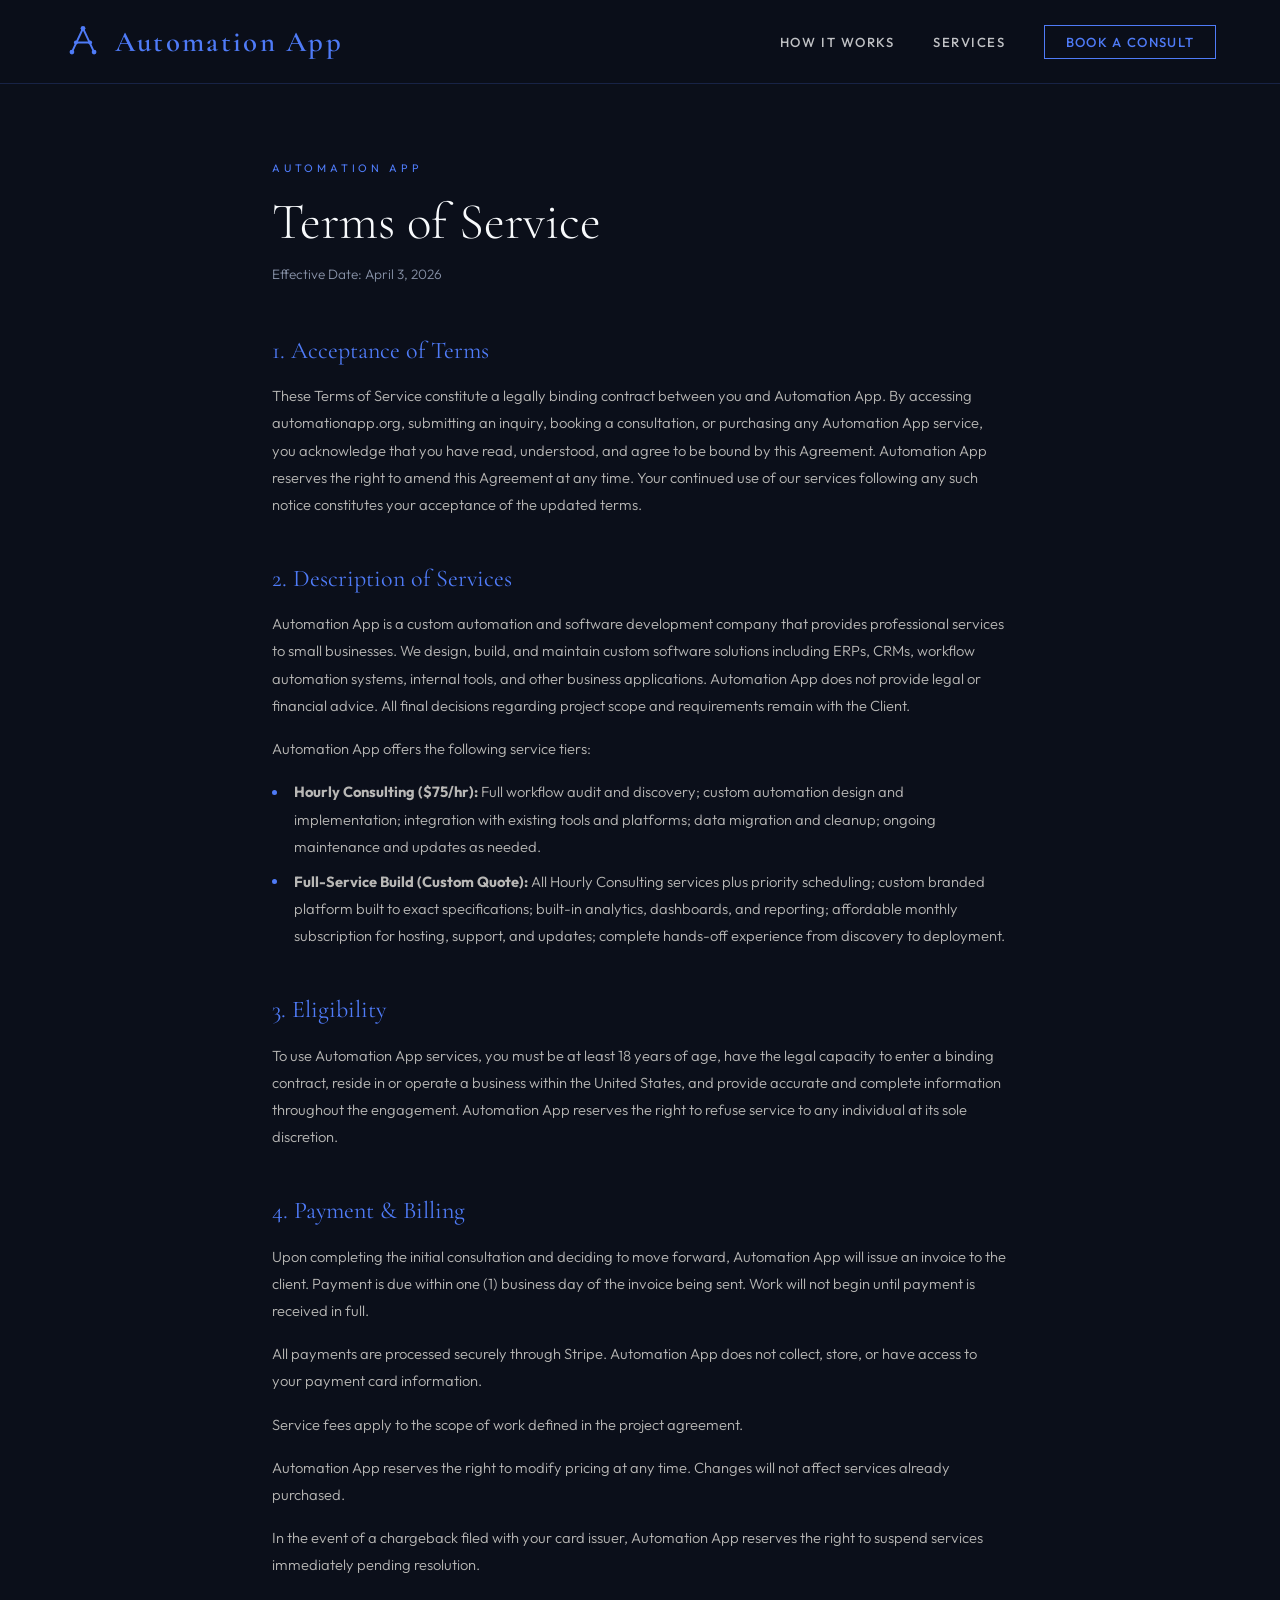
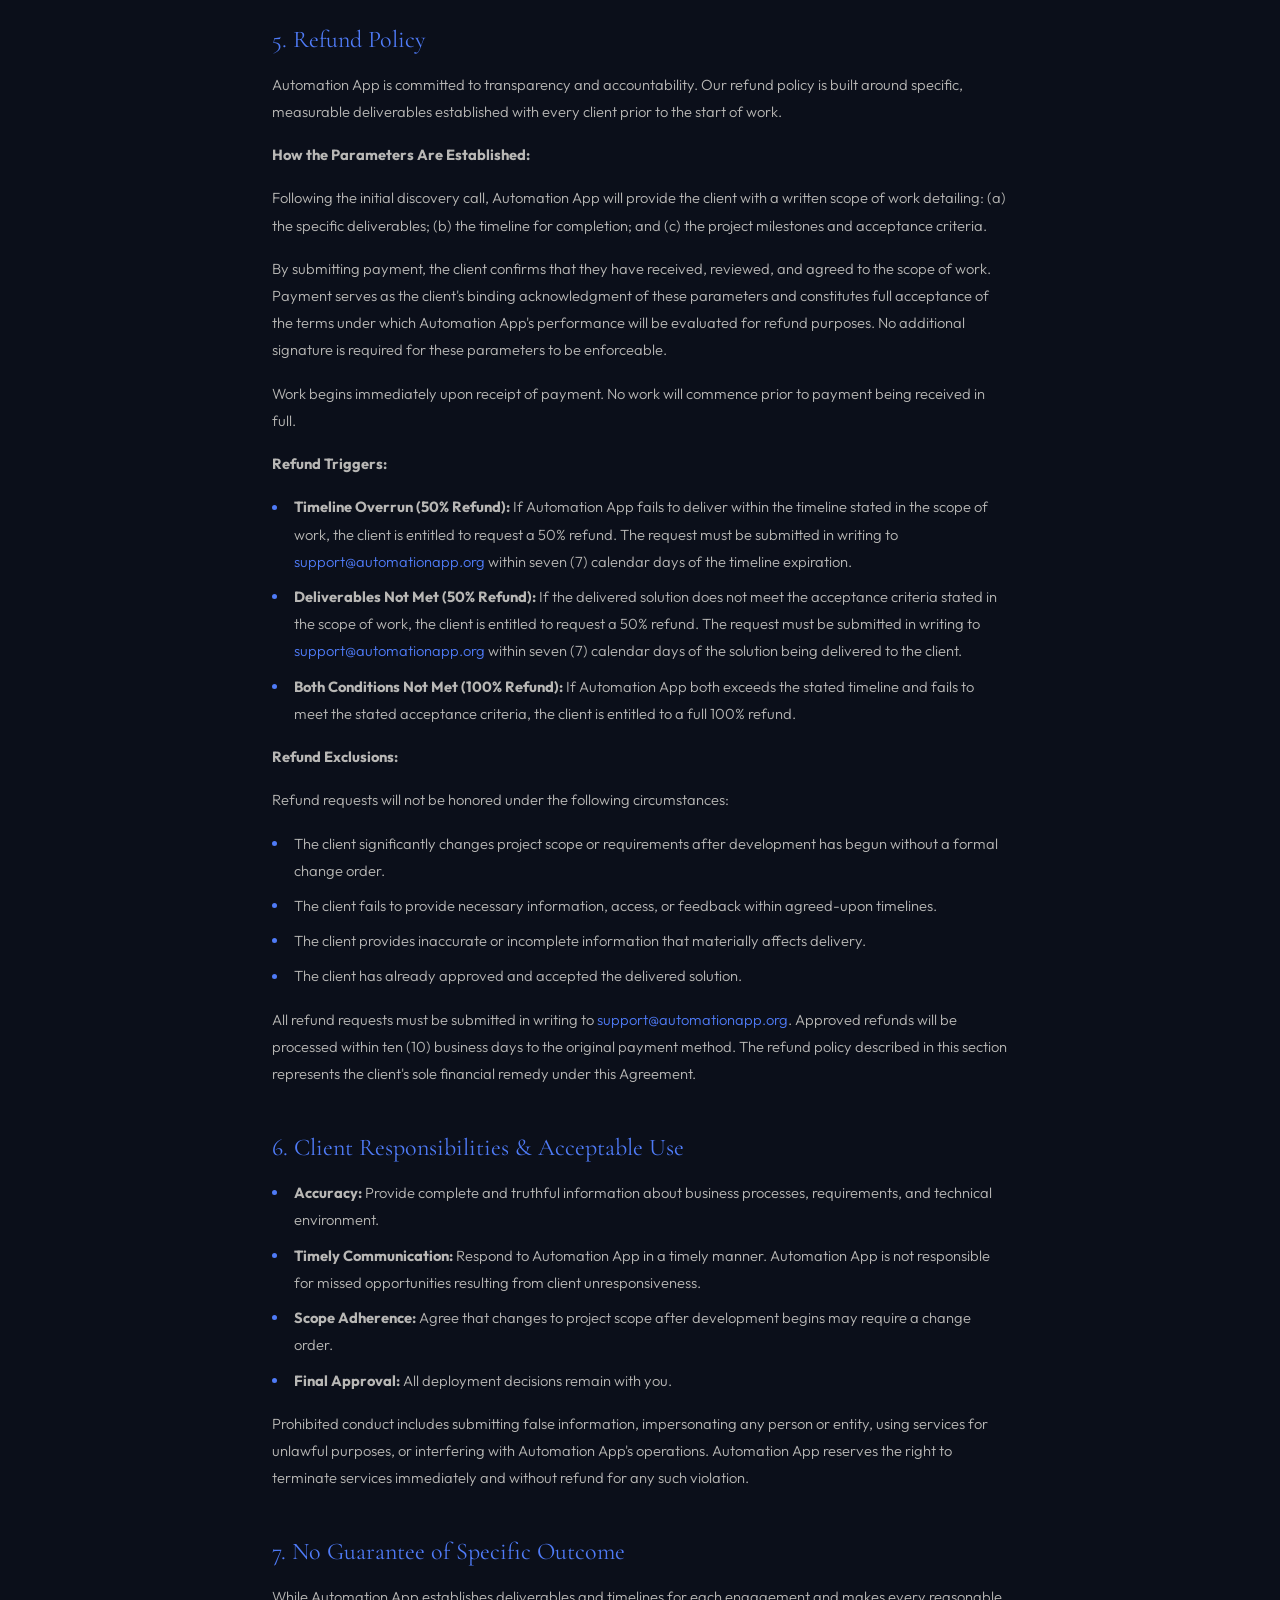
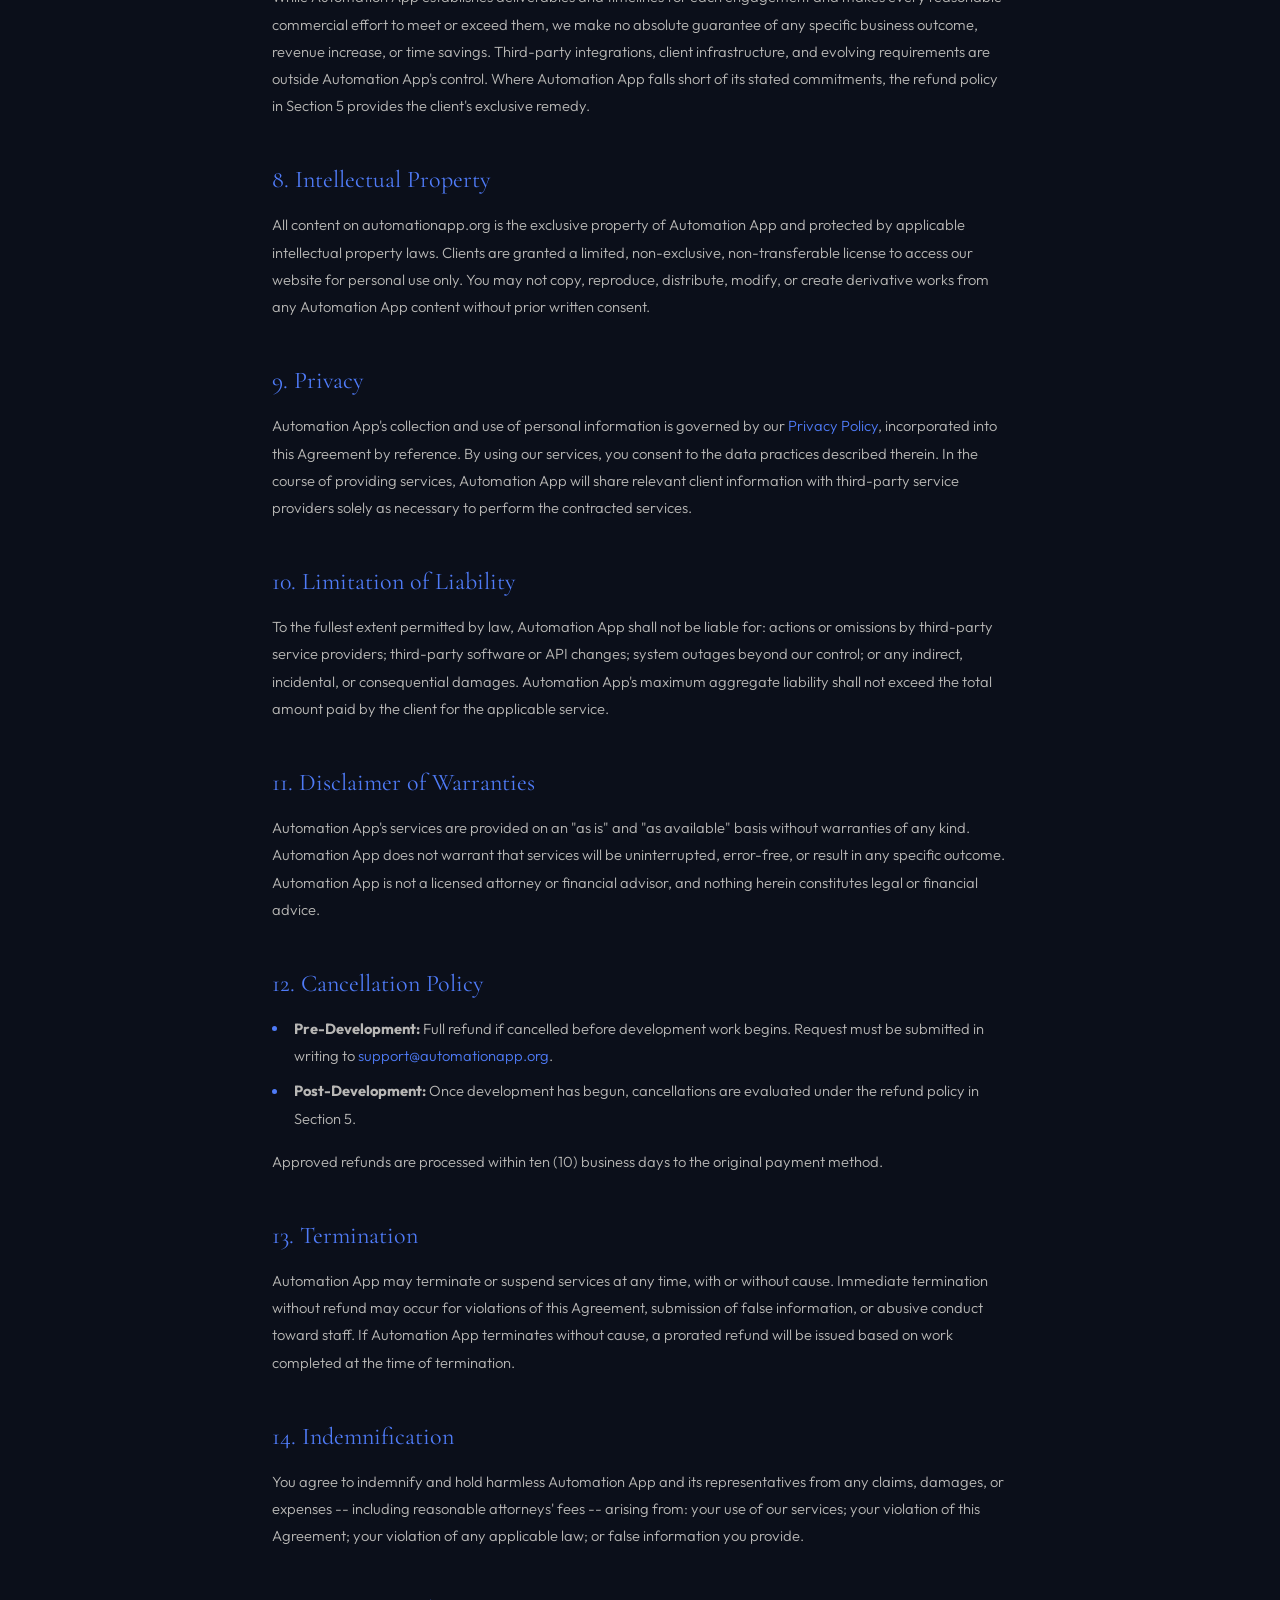
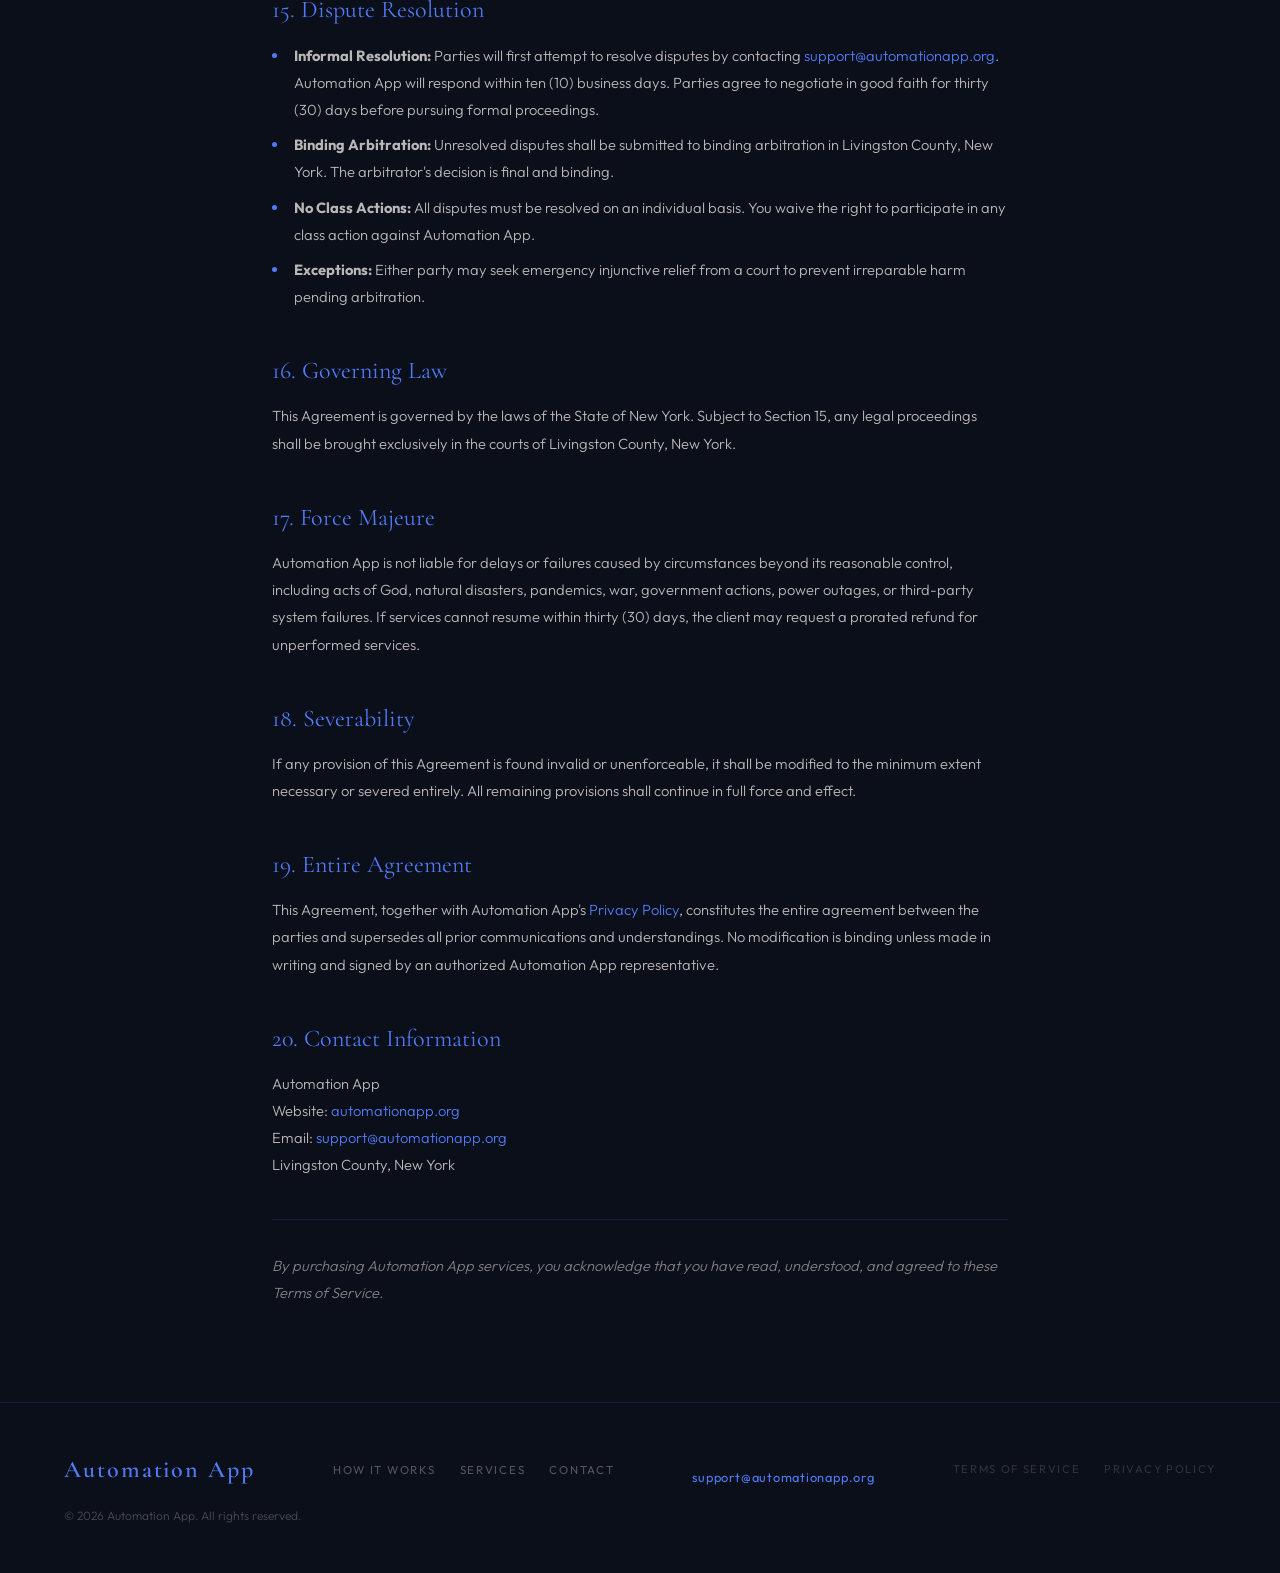
<file: terms.html>
<!DOCTYPE html>
<html lang="en">
<head>
  <meta charset="UTF-8" />
  <meta name="viewport" content="width=device-width, initial-scale=1.0"/>
  <link rel="icon" type="image/svg+xml" href="logo.svg">
  <title>Terms of Service - Automation App</title>
  <meta name="description" content="Automation App Terms of Service. Read the terms and conditions governing the use of Automation App's automation and software development services.">
  <meta property="og:title" content="Terms of Service - Automation App">
  <meta property="og:description" content="Automation App Terms of Service. Read the terms and conditions governing the use of Automation App's automation and software development services.">
  <meta property="og:type" content="website">
  <meta property="og:url" content="https://automationapp.org/terms.html">
  <meta property="og:image" content="https://automationapp.org/logo1.png">
  <meta property="og:site_name" content="Automation App">
  <link rel="canonical" href="https://automationapp.org/terms.html">
  <link rel="preconnect" href="https://fonts.googleapis.com">
  <link rel="preconnect" href="https://fonts.gstatic.com" crossorigin>
  <link href="https://fonts.googleapis.com/css2?family=Cormorant+Garamond:ital,wght@0,300;0,400;0,600;1,300;1,400&family=Outfit:wght@300;400;500;600&family=Playfair+Display:wght@400;500;600&display=swap" rel="stylesheet">
  <style>
    *, *::before, *::after { box-sizing: border-box; margin: 0; padding: 0; }

    :root {
      --accent: #4F7BF7;
      --accent-light: #7B9FFF;
      --accent-dim: rgba(79,123,247,0.15);
      --black: #0B0F1A;
      --off-black: #111827;
      --dark: #1A2332;
      --white: #F8FAFC;
      --off-white: #EEF2F7;
      --gray: #8892A8;
      --light-gray: #CBD5E1;
      --font-display: 'Cormorant Garamond', Georgia, serif;
      --font-body: 'Outfit', sans-serif;
      --font-number: 'Playfair Display', Georgia, serif;
    }

    html { scroll-behavior: smooth; }
    body {
      font-family: var(--font-body);
      background: var(--black);
      color: var(--off-white);
      overflow-x: hidden;
      line-height: 1.6;
    }

    /* -- NAV -- */
    nav {
      position: fixed; top: 0; left: 0; right: 0; z-index: 100;
      display: flex; align-items: center; justify-content: space-between;
      padding: 1.4rem 4rem;
      background: rgba(11,15,26,0.7);
      backdrop-filter: blur(12px);
      border-bottom: 1px solid rgba(79,123,247,0.2);
      transition: background 0.3s;
    }
    .nav-logo {
      display: flex; align-items: center; gap: 0.8rem;
      font-family: var(--font-display);
      font-size: 1.8rem; font-weight: 600;
      color: var(--accent); letter-spacing: 0.08em;
      text-decoration: none;
    }
    .nav-logo span {
      font-family: var(--font-display);
      font-weight: 600; text-transform: none;
      line-height: 1; margin-top: 2px;
    }
    .nav-links { display: flex; gap: 2.4rem; list-style: none; }
    .nav-links a {
      color: rgba(255,255,255,0.75); text-decoration: none;
      font-size: 0.82rem; font-weight: 500;
      letter-spacing: 0.12em; text-transform: uppercase;
      transition: color 0.2s;
    }
    .nav-links a:hover { color: var(--accent); }
    .nav-cta {
      background: transparent;
      border: 1px solid var(--accent);
      color: var(--accent) !important;
      padding: 0.5rem 1.3rem !important;
      letter-spacing: 0.1em !important;
      transition: background 0.2s, color 0.2s !important;
    }
    .nav-cta:hover { background: var(--accent) !important; color: var(--black) !important; }

    /* -- LEGAL CONTENT -- */
    .legal-wrap {
      padding: 10rem 2rem 5rem;
      max-width: 800px;
      margin: 0 auto;
    }
    .legal-wrap .eyebrow {
      font-size: 0.68rem; letter-spacing: 0.35em;
      text-transform: uppercase; color: var(--accent);
      margin-bottom: 1rem; display: block;
    }
    .legal-wrap h1 {
      font-family: var(--font-display);
      font-size: clamp(2.2rem, 4vw, 3.4rem);
      font-weight: 300; line-height: 1.15;
      color: var(--white);
      margin-bottom: 0.6rem;
    }
    .legal-wrap .effective-date {
      font-size: 0.85rem; color: var(--gray);
      margin-bottom: 3rem; font-weight: 300;
    }
    .legal-wrap h2 {
      font-family: var(--font-display);
      font-size: 1.5rem; font-weight: 400;
      color: var(--accent);
      margin-top: 2.8rem; margin-bottom: 1rem;
      line-height: 1.3;
    }
    .legal-wrap p {
      color: rgba(243,240,234,0.75);
      font-size: 0.92rem; font-weight: 300;
      line-height: 1.85; margin-bottom: 1rem;
    }
    .legal-wrap ul {
      list-style: none; padding: 0;
      margin-bottom: 1rem;
    }
    .legal-wrap ul li {
      position: relative;
      padding-left: 1.4rem;
      color: rgba(243,240,234,0.75);
      font-size: 0.92rem; font-weight: 300;
      line-height: 1.85; margin-bottom: 0.5rem;
    }
    .legal-wrap ul li::before {
      content: '';
      position: absolute; left: 0; top: 0.7rem;
      width: 5px; height: 5px;
      background: var(--accent); border-radius: 50%;
    }
    .legal-wrap a {
      color: var(--accent); text-decoration: none;
      transition: color 0.2s;
    }
    .legal-wrap a:hover { color: var(--accent-light); }
    .legal-wrap .closing {
      margin-top: 2.5rem;
      padding-top: 2rem;
      border-top: 1px solid rgba(79,123,247,0.15);
      font-style: italic;
      color: rgba(243,240,234,0.5);
    }

    /* -- FOOTER -- */
    footer {
      background: var(--black);
      padding: 3rem 4rem;
      display: flex; align-items: center;
      justify-content: space-between;
      flex-wrap: wrap; gap: 1rem;
      border-top: 1px solid rgba(79,123,247,0.15);
    }
    .footer-logo {
      font-family: var(--font-display);
      font-size: 1.5rem; font-weight: 600;
      color: var(--accent); letter-spacing: 0.08em;
    }
    .footer-copy { font-size: 0.75rem; color: rgba(255,255,255,0.25); font-weight: 300; }
    .footer-links { display: flex; gap: 1.5rem; }
    .footer-links a {
      font-size: 0.72rem; letter-spacing: 0.15em;
      text-transform: uppercase;
      color: rgba(255,255,255,0.3);
      text-decoration: none; transition: color 0.2s;
    }
    .footer-links a:hover { color: var(--accent); }
    .footer-email { margin-top: 0.8rem; }
    .footer-email a { color: var(--accent); text-decoration: none; font-size: 0.8rem; letter-spacing: 0.06em; transition: opacity 0.2s; }
    .footer-email a:hover { opacity: 0.7; }
    .footer-legal { display: flex; gap: 1.5rem; }
    .footer-legal a {
      font-size: 0.7rem; letter-spacing: 0.15em;
      text-transform: uppercase;
      color: rgba(255,255,255,0.3);
      text-decoration: none; transition: opacity 0.2s;
      opacity: 0.5;
    }
    .footer-legal a:hover { opacity: 1; }

    /* -- HAMBURGER -- */
    .hamburger {
      display: none !important; background: none; border: none; cursor: pointer;
      width: 32px; height: 24px; position: relative; z-index: 201;
    }
    .hamburger span {
      display: block; position: absolute; left: 0; right: 0;
      height: 2px; background: var(--accent); transition: transform 0.3s, opacity 0.3s;
    }
    .hamburger span:nth-child(1) { top: 0; }
    .hamburger span:nth-child(2) { top: 50%; transform: translateY(-50%); }
    .hamburger span:nth-child(3) { bottom: 0; }
    .hamburger.open span:nth-child(1) { top: 50%; transform: translateY(-50%) rotate(45deg); }
    .hamburger.open span:nth-child(2) { opacity: 0; }
    .hamburger.open span:nth-child(3) { bottom: 50%; transform: translateY(50%) rotate(-45deg); }
    .mobile-menu {
      display: none;
      position: fixed; inset: 0; z-index: 200;
      background: rgba(11,15,26,0.95); backdrop-filter: blur(16px);
      flex-direction: column; align-items: center; justify-content: center; gap: 2.5rem;
      opacity: 0; pointer-events: none;
      transition: opacity 0.4s ease;
    }
    .mobile-menu.open { opacity: 1; pointer-events: auto; }
    .mobile-menu a {
      color: rgba(255,255,255,0.75); text-decoration: none;
      font-size: 1.1rem; font-weight: 500; letter-spacing: 0.15em;
      text-transform: uppercase; transition: color 0.2s, transform 0.4s ease, opacity 0.4s ease;
      opacity: 0; transform: translateY(20px);
    }
    .mobile-menu.open a { opacity: 1; transform: translateY(0); }
    .mobile-menu a:nth-child(1) { transition-delay: 0.1s; }
    .mobile-menu a:nth-child(2) { transition-delay: 0.2s; }
    .mobile-menu a:nth-child(3) { transition-delay: 0.3s; }
    .mobile-menu a:hover { color: var(--accent); }
    .mobile-menu .nav-cta {
      background: transparent; border: 1px solid var(--accent);
      color: var(--accent); padding: 0.7rem 1.8rem; font-size: 0.9rem;
    }
    .mobile-menu .nav-cta:hover { background: var(--accent); color: var(--black); }
    .mobile-menu-close {
      position: absolute; top: 1.5rem; right: 1.5rem;
      background: none; border: none; cursor: pointer;
      color: rgba(255,255,255,0.5); font-size: 2rem; line-height: 1;
      transition: color 0.2s;
    }
    .mobile-menu-close:hover { color: var(--accent); }

    /* -- MOBILE -- */
    @media (max-width: 768px) {
      nav { padding: 1.2rem 1.5rem; }
      .nav-links { display: none; }
      .hamburger { display: block !important; }
      .mobile-menu { display: flex; }
      .legal-wrap { padding: 8rem 1.5rem 3rem; }
      footer { flex-direction: column; align-items: flex-start; padding: 2rem 1.5rem; }
    }
  </style>
  <!-- Replace with your GA ID -->
  <!--
  <script async src="https://www.googletagmanager.com/gtag/js?id=G-92Q2PSFHZN"></script>
  <script>
    window.dataLayer = window.dataLayer || [];
    function gtag(){dataLayer.push(arguments);}
    gtag('js', new Date());
    gtag('config', 'G-92Q2PSFHZN');
  </script>
  -->
</head>
<body>

<!-- NAV -->
<nav>
  <a href="index.html" class="nav-logo"><svg xmlns="http://www.w3.org/2000/svg" viewBox="0 0 48 48" style="height:38px; width:auto;" fill="currentColor"><g fill="none" stroke="currentColor" stroke-width="2.5" stroke-linecap="round" stroke-linejoin="round"><line x1="10" y1="38" x2="24" y2="8"/><line x1="38" y1="38" x2="24" y2="8"/><line x1="15" y1="26" x2="33" y2="26"/></g><circle cx="24" cy="8" r="3"/><circle cx="10" cy="38" r="3"/><circle cx="38" cy="38" r="3"/><circle cx="15" cy="26" r="2.5"/><circle cx="33" cy="26" r="2.5"/></svg><span>Automation App</span></a>
  <ul class="nav-links">
    <li><a href="about.html">How It Works</a></li>
    <li><a href="services.html">Services</a></li>
    <li><a href="consult.html" class="nav-cta">Book a Consult</a></li>
  </ul>
  <button class="hamburger" id="hamburger" aria-label="Menu"><span></span><span></span><span></span></button>
</nav>
<div class="mobile-menu" id="mobileMenu">
  <button class="mobile-menu-close" id="mobileMenuClose" aria-label="Close menu">&times;</button>
  <a href="about.html">How It Works</a>
  <a href="services.html">Services</a>
  <a href="consult.html" class="nav-cta">Book a Consult</a>
</div>

<!-- CONTENT -->
<div class="legal-wrap">
  <span class="eyebrow">Automation App</span>
  <h1>Terms of Service</h1>
  <p class="effective-date">Effective Date: April 3, 2026</p>

  <h2>1. Acceptance of Terms</h2>
  <p>These Terms of Service constitute a legally binding contract between you and Automation App. By accessing automationapp.org, submitting an inquiry, booking a consultation, or purchasing any Automation App service, you acknowledge that you have read, understood, and agree to be bound by this Agreement. Automation App reserves the right to amend this Agreement at any time. Your continued use of our services following any such notice constitutes your acceptance of the updated terms.</p>

  <h2>2. Description of Services</h2>
  <p>Automation App is a custom automation and software development company that provides professional services to small businesses. We design, build, and maintain custom software solutions including ERPs, CRMs, workflow automation systems, internal tools, and other business applications. Automation App does not provide legal or financial advice. All final decisions regarding project scope and requirements remain with the Client.</p>
  <p>Automation App offers the following service tiers:</p>
  <ul>
    <li><strong>Hourly Consulting ($75/hr):</strong> Full workflow audit and discovery; custom automation design and implementation; integration with existing tools and platforms; data migration and cleanup; ongoing maintenance and updates as needed.</li>
    <li><strong>Full-Service Build (Custom Quote):</strong> All Hourly Consulting services plus priority scheduling; custom branded platform built to exact specifications; built-in analytics, dashboards, and reporting; affordable monthly subscription for hosting, support, and updates; complete hands-off experience from discovery to deployment.</li>
  </ul>

  <h2>3. Eligibility</h2>
  <p>To use Automation App services, you must be at least 18 years of age, have the legal capacity to enter a binding contract, reside in or operate a business within the United States, and provide accurate and complete information throughout the engagement. Automation App reserves the right to refuse service to any individual at its sole discretion.</p>

  <h2>4. Payment &amp; Billing</h2>
  <p>Upon completing the initial consultation and deciding to move forward, Automation App will issue an invoice to the client. Payment is due within one (1) business day of the invoice being sent. Work will not begin until payment is received in full.</p>
  <p>All payments are processed securely through Stripe. Automation App does not collect, store, or have access to your payment card information.</p>
  <p>Service fees apply to the scope of work defined in the project agreement.</p>
  <p>Automation App reserves the right to modify pricing at any time. Changes will not affect services already purchased.</p>
  <p>In the event of a chargeback filed with your card issuer, Automation App reserves the right to suspend services immediately pending resolution.</p>

  <h2>5. Refund Policy</h2>
  <p>Automation App is committed to transparency and accountability. Our refund policy is built around specific, measurable deliverables established with every client prior to the start of work.</p>
  <p><strong>How the Parameters Are Established:</strong></p>
  <p>Following the initial discovery call, Automation App will provide the client with a written scope of work detailing: (a) the specific deliverables; (b) the timeline for completion; and (c) the project milestones and acceptance criteria.</p>
  <p>By submitting payment, the client confirms that they have received, reviewed, and agreed to the scope of work. Payment serves as the client's binding acknowledgment of these parameters and constitutes full acceptance of the terms under which Automation App's performance will be evaluated for refund purposes. No additional signature is required for these parameters to be enforceable.</p>
  <p>Work begins immediately upon receipt of payment. No work will commence prior to payment being received in full.</p>
  <p><strong>Refund Triggers:</strong></p>
  <ul>
    <li><strong>Timeline Overrun (50% Refund):</strong> If Automation App fails to deliver within the timeline stated in the scope of work, the client is entitled to request a 50% refund. The request must be submitted in writing to <a href="mailto:support@automationapp.org">support@automationapp.org</a> within seven (7) calendar days of the timeline expiration.</li>
    <li><strong>Deliverables Not Met (50% Refund):</strong> If the delivered solution does not meet the acceptance criteria stated in the scope of work, the client is entitled to request a 50% refund. The request must be submitted in writing to <a href="mailto:support@automationapp.org">support@automationapp.org</a> within seven (7) calendar days of the solution being delivered to the client.</li>
    <li><strong>Both Conditions Not Met (100% Refund):</strong> If Automation App both exceeds the stated timeline and fails to meet the stated acceptance criteria, the client is entitled to a full 100% refund.</li>
  </ul>
  <p><strong>Refund Exclusions:</strong></p>
  <p>Refund requests will not be honored under the following circumstances:</p>
  <ul>
    <li>The client significantly changes project scope or requirements after development has begun without a formal change order.</li>
    <li>The client fails to provide necessary information, access, or feedback within agreed-upon timelines.</li>
    <li>The client provides inaccurate or incomplete information that materially affects delivery.</li>
    <li>The client has already approved and accepted the delivered solution.</li>
  </ul>
  <p>All refund requests must be submitted in writing to <a href="mailto:support@automationapp.org">support@automationapp.org</a>. Approved refunds will be processed within ten (10) business days to the original payment method. The refund policy described in this section represents the client's sole financial remedy under this Agreement.</p>

  <h2>6. Client Responsibilities &amp; Acceptable Use</h2>
  <ul>
    <li><strong>Accuracy:</strong> Provide complete and truthful information about business processes, requirements, and technical environment.</li>
    <li><strong>Timely Communication:</strong> Respond to Automation App in a timely manner. Automation App is not responsible for missed opportunities resulting from client unresponsiveness.</li>
    <li><strong>Scope Adherence:</strong> Agree that changes to project scope after development begins may require a change order.</li>
    <li><strong>Final Approval:</strong> All deployment decisions remain with you.</li>
  </ul>
  <p>Prohibited conduct includes submitting false information, impersonating any person or entity, using services for unlawful purposes, or interfering with Automation App's operations. Automation App reserves the right to terminate services immediately and without refund for any such violation.</p>

  <h2>7. No Guarantee of Specific Outcome</h2>
  <p>While Automation App establishes deliverables and timelines for each engagement and makes every reasonable commercial effort to meet or exceed them, we make no absolute guarantee of any specific business outcome, revenue increase, or time savings. Third-party integrations, client infrastructure, and evolving requirements are outside Automation App's control. Where Automation App falls short of its stated commitments, the refund policy in Section 5 provides the client's exclusive remedy.</p>

  <h2>8. Intellectual Property</h2>
  <p>All content on automationapp.org is the exclusive property of Automation App and protected by applicable intellectual property laws. Clients are granted a limited, non-exclusive, non-transferable license to access our website for personal use only. You may not copy, reproduce, distribute, modify, or create derivative works from any Automation App content without prior written consent.</p>

  <h2>9. Privacy</h2>
  <p>Automation App's collection and use of personal information is governed by our <a href="privacy.html">Privacy Policy</a>, incorporated into this Agreement by reference. By using our services, you consent to the data practices described therein. In the course of providing services, Automation App will share relevant client information with third-party service providers solely as necessary to perform the contracted services.</p>

  <h2>10. Limitation of Liability</h2>
  <p>To the fullest extent permitted by law, Automation App shall not be liable for: actions or omissions by third-party service providers; third-party software or API changes; system outages beyond our control; or any indirect, incidental, or consequential damages. Automation App's maximum aggregate liability shall not exceed the total amount paid by the client for the applicable service.</p>

  <h2>11. Disclaimer of Warranties</h2>
  <p>Automation App's services are provided on an "as is" and "as available" basis without warranties of any kind. Automation App does not warrant that services will be uninterrupted, error-free, or result in any specific outcome. Automation App is not a licensed attorney or financial advisor, and nothing herein constitutes legal or financial advice.</p>

  <h2>12. Cancellation Policy</h2>
  <ul>
    <li><strong>Pre-Development:</strong> Full refund if cancelled before development work begins. Request must be submitted in writing to <a href="mailto:support@automationapp.org">support@automationapp.org</a>.</li>
    <li><strong>Post-Development:</strong> Once development has begun, cancellations are evaluated under the refund policy in Section 5.</li>
  </ul>
  <p>Approved refunds are processed within ten (10) business days to the original payment method.</p>

  <h2>13. Termination</h2>
  <p>Automation App may terminate or suspend services at any time, with or without cause. Immediate termination without refund may occur for violations of this Agreement, submission of false information, or abusive conduct toward staff. If Automation App terminates without cause, a prorated refund will be issued based on work completed at the time of termination.</p>

  <h2>14. Indemnification</h2>
  <p>You agree to indemnify and hold harmless Automation App and its representatives from any claims, damages, or expenses -- including reasonable attorneys' fees -- arising from: your use of our services; your violation of this Agreement; your violation of any applicable law; or false information you provide.</p>

  <h2>15. Dispute Resolution</h2>
  <ul>
    <li><strong>Informal Resolution:</strong> Parties will first attempt to resolve disputes by contacting <a href="mailto:support@automationapp.org">support@automationapp.org</a>. Automation App will respond within ten (10) business days. Parties agree to negotiate in good faith for thirty (30) days before pursuing formal proceedings.</li>
    <li><strong>Binding Arbitration:</strong> Unresolved disputes shall be submitted to binding arbitration in Livingston County, New York. The arbitrator's decision is final and binding.</li>
    <li><strong>No Class Actions:</strong> All disputes must be resolved on an individual basis. You waive the right to participate in any class action against Automation App.</li>
    <li><strong>Exceptions:</strong> Either party may seek emergency injunctive relief from a court to prevent irreparable harm pending arbitration.</li>
  </ul>

  <h2>16. Governing Law</h2>
  <p>This Agreement is governed by the laws of the State of New York. Subject to Section 15, any legal proceedings shall be brought exclusively in the courts of Livingston County, New York.</p>

  <h2>17. Force Majeure</h2>
  <p>Automation App is not liable for delays or failures caused by circumstances beyond its reasonable control, including acts of God, natural disasters, pandemics, war, government actions, power outages, or third-party system failures. If services cannot resume within thirty (30) days, the client may request a prorated refund for unperformed services.</p>

  <h2>18. Severability</h2>
  <p>If any provision of this Agreement is found invalid or unenforceable, it shall be modified to the minimum extent necessary or severed entirely. All remaining provisions shall continue in full force and effect.</p>

  <h2>19. Entire Agreement</h2>
  <p>This Agreement, together with Automation App's <a href="privacy.html">Privacy Policy</a>, constitutes the entire agreement between the parties and supersedes all prior communications and understandings. No modification is binding unless made in writing and signed by an authorized Automation App representative.</p>

  <h2>20. Contact Information</h2>
  <p>Automation App<br>
  Website: <a href="https://automationapp.org">automationapp.org</a><br>
  Email: <a href="mailto:support@automationapp.org">support@automationapp.org</a><br>
  Livingston County, New York</p>

  <p class="closing">By purchasing Automation App services, you acknowledge that you have read, understood, and agreed to these Terms of Service.</p>
</div>

<!-- FOOTER -->
<footer>
  <div class="footer-logo">Automation App</div>
  <div class="footer-links">
    <a href="about.html">How It Works</a>
    <a href="services.html">Services</a>
    <a href="consult.html">Contact</a>
  </div>
  <div class="footer-email"><a href="mailto:support@automationapp.org">support@automationapp.org</a></div>
  <div class="footer-legal">
    <a href="terms.html">Terms of Service</a>
    <a href="privacy.html">Privacy Policy</a>
  </div>
  <p class="footer-copy">&copy; 2026 Automation App. All rights reserved.</p>
</footer>

<script>
  // Hamburger menu
  function toggleMenu() {
    document.getElementById('hamburger').classList.toggle('open');
    document.getElementById('mobileMenu').classList.toggle('open');
    document.body.style.overflow = document.getElementById('mobileMenu').classList.contains('open') ? 'hidden' : '';
  }
  document.getElementById('hamburger').addEventListener('click', toggleMenu);
  document.getElementById('mobileMenuClose').addEventListener('click', toggleMenu);
</script>

</body>
</html>
</file>
